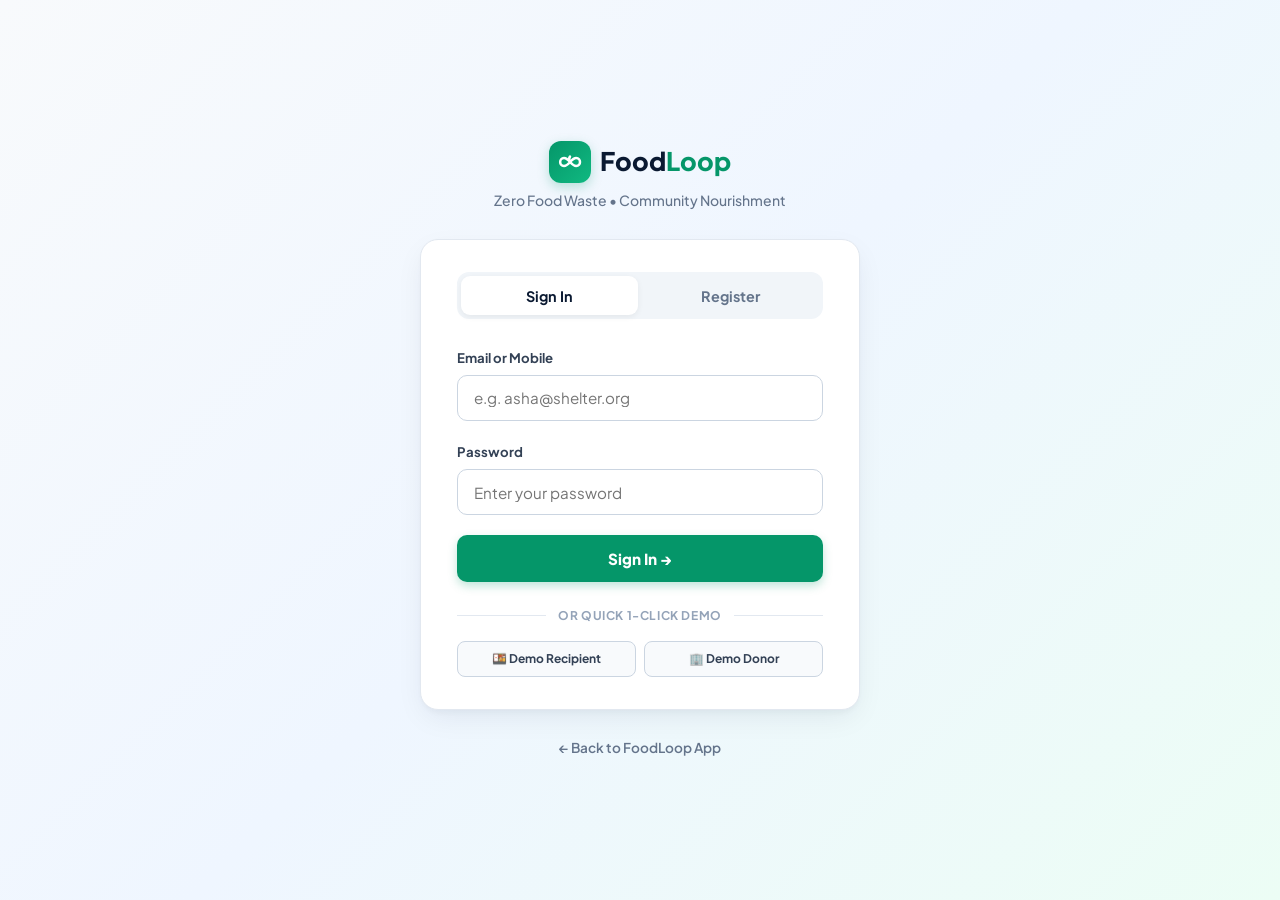
<file: auth.html>
<!DOCTYPE html>
<html lang="en">
<head>
  <meta charset="UTF-8">
  <meta name="viewport" content="width=device-width, initial-scale=1.0">
  <title>Sign In / Register — FoodLoop</title>
  <meta name="description" content="Sign in or register for FoodLoop to rescue surplus food or donate excess meals.">
  <link rel="preconnect" href="https://fonts.googleapis.com">
  <link rel="preconnect" href="https://fonts.gstatic.com" crossorigin>
  <link href="https://fonts.googleapis.com/css2?family=Plus+Jakarta+Sans:wght@400;500;600;700;800;900&display=swap" rel="stylesheet">
  <link rel="stylesheet" href="css/styles.css">
  <style>
    body {
      min-height: 100vh;
      background: linear-gradient(135deg, #F8FAFC 0%, #EFF6FF 50%, #ECFDF5 100%);
      display: flex;
      flex-direction: column;
      justify-content: center;
      align-items: center;
      padding: 1.5rem 1rem;
      font-family: 'Plus Jakarta Sans', system-ui, -apple-system, sans-serif;
    }

    .auth-page-container {
      width: 100%;
      max-width: 440px;
    }

    .auth-brand-header {
      text-align: center;
      margin-bottom: 1.75rem;
    }

    .auth-brand-logo {
      display: inline-flex;
      align-items: center;
      gap: 0.6rem;
      text-decoration: none;
      color: #0A1931;
      font-size: 1.6rem;
      font-weight: 800;
    }

    .auth-brand-icon {
      width: 42px;
      height: 42px;
      border-radius: 12px;
      background: linear-gradient(135deg, #059669 0%, #10B981 100%);
      color: white;
      display: flex;
      align-items: center;
      justify-content: center;
      box-shadow: 0 4px 12px rgba(5, 150, 105, 0.25);
    }

    .auth-card {
      background: #FFFFFF;
      border: 1px solid #E2E8F0;
      border-radius: 18px;
      padding: 2rem 2.25rem;
      box-shadow: 0 10px 30px -5px rgba(10, 25, 49, 0.08), 0 4px 6px -2px rgba(10, 25, 49, 0.04);
    }

    .auth-tab-nav {
      display: grid;
      grid-template-columns: 1fr 1fr;
      background: #F1F5F9;
      padding: 4px;
      border-radius: 12px;
      margin-bottom: 1.75rem;
      gap: 4px;
    }

    .auth-tab-btn {
      padding: 0.65rem 0.5rem;
      border: none;
      background: transparent;
      border-radius: 9px;
      font-weight: 700;
      font-size: 0.9rem;
      color: #64748B;
      cursor: pointer;
      transition: all 0.2s ease;
      font-family: inherit;
    }

    .auth-tab-btn.active {
      background: #FFFFFF;
      color: #0A1931;
      box-shadow: 0 2px 6px rgba(0, 0, 0, 0.06);
    }

    .form-minimal-group {
      margin-bottom: 1.25rem;
    }

    .form-minimal-label {
      display: block;
      font-size: 0.825rem;
      font-weight: 700;
      color: #334155;
      margin-bottom: 0.4rem;
    }

    .form-minimal-input {
      width: 100%;
      padding: 0.8rem 1rem;
      border: 1.5px solid #CBD5E1;
      border-radius: 10px;
      font-size: 0.95rem;
      font-family: inherit;
      color: #0F172A;
      background: #FFFFFF;
      transition: border-color 0.2s ease, box-shadow 0.2s ease;
      box-sizing: border-box;
    }

    .form-minimal-input:focus {
      outline: none;
      border-color: #059669;
      box-shadow: 0 0 0 3px rgba(5, 150, 105, 0.15);
    }

    /* Minimal Role Selection */
    .role-selection-grid {
      display: grid;
      grid-template-columns: 1fr 1fr;
      gap: 0.75rem;
      margin-bottom: 1.25rem;
    }

    .role-choice-card {
      border: 1.5px solid #E2E8F0;
      border-radius: 10px;
      padding: 0.85rem 0.65rem;
      text-align: center;
      cursor: pointer;
      transition: all 0.2s ease;
      background: #F8FAFC;
    }

    .role-choice-card:hover {
      border-color: #94A3B8;
    }

    .role-choice-card.selected {
      border-color: #059669;
      background: #ECFDF5;
    }

    .role-choice-card input[type="radio"] {
      display: none;
    }

    .role-choice-icon {
      font-size: 1.35rem;
      display: block;
      margin-bottom: 0.25rem;
    }

    .role-choice-title {
      font-size: 0.85rem;
      font-weight: 700;
      color: #0F172A;
      display: block;
    }

    .btn-auth-submit {
      width: 100%;
      padding: 0.85rem 1.25rem;
      background: #059669;
      color: white;
      border: none;
      border-radius: 10px;
      font-size: 0.95rem;
      font-weight: 800;
      cursor: pointer;
      transition: all 0.2s ease;
      font-family: inherit;
      box-shadow: 0 4px 10px rgba(5, 150, 105, 0.25);
    }

    .btn-auth-submit:hover {
      background: #047857;
      transform: translateY(-1px);
    }

    .auth-divider {
      display: flex;
      align-items: center;
      margin: 1.5rem 0 1rem;
      color: #94A3B8;
      font-size: 0.75rem;
      font-weight: 700;
      text-transform: uppercase;
      letter-spacing: 0.05em;
    }

    .auth-divider::before, .auth-divider::after {
      content: '';
      flex: 1;
      height: 1px;
      background: #E2E8F0;
    }

    .auth-divider span {
      padding: 0 0.75rem;
    }

    .demo-btn-row {
      display: grid;
      grid-template-columns: 1fr 1fr;
      gap: 0.5rem;
    }

    .btn-demo-quick {
      padding: 0.6rem 0.5rem;
      border: 1px solid #CBD5E1;
      background: #F8FAFC;
      border-radius: 8px;
      font-size: 0.75rem;
      font-weight: 700;
      color: #334155;
      cursor: pointer;
      transition: all 0.2s ease;
      font-family: inherit;
    }

    .btn-demo-quick:hover {
      background: #EEF2F6;
      border-color: #94A3B8;
    }

    .auth-footer-nav {
      text-align: center;
      margin-top: 1.5rem;
    }

    .auth-footer-nav a {
      color: #64748B;
      font-size: 0.85rem;
      font-weight: 600;
      text-decoration: none;
      transition: color 0.2s;
    }

    .auth-footer-nav a:hover {
      color: #059669;
    }

    .auth-alert {
      padding: 0.75rem 1rem;
      border-radius: 8px;
      font-size: 0.85rem;
      margin-bottom: 1.25rem;
      display: none;
    }

    .auth-alert-error {
      background: #FEF2F2;
      border: 1px solid #FCA5A5;
      color: #991B1B;
    }

    .auth-alert-success {
      background: #ECFDF5;
      border: 1px solid #6EE7B7;
      color: #065F46;
    }
  </style>
</head>
<body>

  <div class="auth-page-container">
    <!-- Brand Logo -->
    <div class="auth-brand-header">
      <a href="index.html" class="auth-brand-logo">
        <div class="auth-brand-icon">
          <svg width="24" height="24" viewBox="0 0 24 24" fill="none" stroke="currentColor" stroke-width="2.5" stroke-linecap="round" stroke-linejoin="round">
            <path d="M18.178 8c5.096 0 5.096 8 0 8-5.095 0-7.083-8-12.178-8-5.096 0-5.096 8 0 8 5.095 0 7.083-8 12.178-8z"/>
            <path d="M12 6.5c-1 1.5-1 3.5 0 5"/>
          </svg>
        </div>
        <span>Food<span style="color: #059669;">Loop</span></span>
      </a>
      <p style="color: #64748B; font-size: 0.875rem; margin-top: 0.4rem; font-weight: 500;">
        Zero Food Waste • Community Nourishment
      </p>
    </div>

    <!-- Auth Card -->
    <div class="auth-card">
      <div id="authAlert" class="auth-alert"></div>

      <!-- Tab Switcher -->
      <div class="auth-tab-nav">
        <button type="button" class="auth-tab-btn active" id="tabSignIn">Sign In</button>
        <button type="button" class="auth-tab-btn" id="tabRegister">Register</button>
      </div>

      <!-- Minimal Sign In Form -->
      <form id="signInFormMinimal">
        <div class="form-minimal-group">
          <label class="form-minimal-label" for="loginEmail">Email or Mobile</label>
          <input type="text" id="loginEmail" class="form-minimal-input" placeholder="e.g. asha@shelter.org" required>
        </div>

        <div class="form-minimal-group">
          <label class="form-minimal-label" for="loginPassword">Password</label>
          <input type="password" id="loginPassword" class="form-minimal-input" placeholder="Enter your password" required>
        </div>

        <button type="submit" class="btn-auth-submit">
          Sign In &rarr;
        </button>

        <div class="auth-divider">
          <span>Or Quick 1-Click Demo</span>
        </div>

        <div class="demo-btn-row">
          <button type="button" class="btn-demo-quick" id="btnDemoRecipient">
            🍱 Demo Recipient
          </button>
          <button type="button" class="btn-demo-quick" id="btnDemoDonor">
            🏢 Demo Donor
          </button>
        </div>
      </form>

      <!-- Minimal Register Form -->
      <form id="registerFormMinimal" style="display: none;">
        <div class="form-minimal-group">
          <label class="form-minimal-label">I want to:</label>
          <div class="role-selection-grid">
            <label class="role-choice-card selected" id="roleCardRecipient">
              <input type="radio" name="regRole" value="recipient" checked>
              <span class="role-choice-icon">🍱</span>
              <span class="role-choice-title">Receive Food</span>
            </label>
            <label class="role-choice-card" id="roleCardDonor">
              <input type="radio" name="regRole" value="donor">
              <span class="role-choice-icon">🏢</span>
              <span class="role-choice-title">Donate Food</span>
            </label>
          </div>
        </div>

        <div class="form-minimal-group">
          <label class="form-minimal-label" for="regName">Full Name</label>
          <input type="text" id="regName" class="form-minimal-input" placeholder="e.g. Adarsh Sharma" required>
        </div>

        <div class="form-minimal-group">
          <label class="form-minimal-label" for="regEmail">Email Address</label>
          <input type="email" id="regEmail" class="form-minimal-input" placeholder="e.g. adarsh@example.com" required>
        </div>

        <div class="form-minimal-group">
          <label class="form-minimal-label" for="regPassword">Password</label>
          <input type="password" id="regPassword" class="form-minimal-input" placeholder="Choose a password" required>
        </div>

        <button type="submit" class="btn-auth-submit">
          Create Account &rarr;
        </button>
      </form>
    </div>

    <!-- Return to App Link -->
    <div class="auth-footer-nav">
      <a href="index.html">&larr; Back to FoodLoop App</a>
    </div>
  </div>

  <!-- Shared Data Script -->
  <script src="js/data.js"></script>
  <script>
    (function() {
      const tabSignIn = document.getElementById('tabSignIn');
      const tabRegister = document.getElementById('tabRegister');
      const signInForm = document.getElementById('signInFormMinimal');
      const registerForm = document.getElementById('registerFormMinimal');
      const authAlert = document.getElementById('authAlert');

      const roleCardRecipient = document.getElementById('roleCardRecipient');
      const roleCardDonor = document.getElementById('roleCardDonor');

      function showAlert(msg, isSuccess = false) {
        authAlert.textContent = msg;
        authAlert.className = isSuccess ? 'auth-alert auth-alert-success' : 'auth-alert auth-alert-error';
        authAlert.style.display = 'block';
      }

      function hideAlert() {
        authAlert.style.display = 'none';
      }

      // Tab Toggling
      tabSignIn.addEventListener('click', () => {
        tabSignIn.classList.add('active');
        tabRegister.classList.remove('active');
        signInForm.style.display = 'block';
        registerForm.style.display = 'none';
        hideAlert();
      });

      tabRegister.addEventListener('click', () => {
        tabRegister.classList.add('active');
        tabSignIn.classList.remove('active');
        registerForm.style.display = 'block';
        signInForm.style.display = 'none';
        hideAlert();
      });

      // Role selection styling
      roleCardRecipient.addEventListener('click', () => {
        roleCardRecipient.classList.add('selected');
        roleCardDonor.classList.remove('selected');
      });
      roleCardDonor.addEventListener('click', () => {
        roleCardDonor.classList.add('selected');
        roleCardRecipient.classList.remove('selected');
      });

      // Quick Demo Logins
      document.getElementById('btnDemoRecipient').addEventListener('click', () => {
        try {
          const user = window.FoodLoopData.loginUser('asha@shelter.org', 'password123');
          showAlert(`Signed in as ${user.name}! Redirecting...`, true);
          setTimeout(() => { window.location.href = 'index.html#browse'; }, 700);
        } catch (err) {
          showAlert(err.message);
        }
      });

      document.getElementById('btnDemoDonor').addEventListener('click', () => {
        try {
          const user = window.FoodLoopData.loginUser('donor@dailybake.com', 'password123');
          showAlert(`Signed in as ${user.name}! Redirecting...`, true);
          setTimeout(() => { window.location.href = 'index.html#dashboard'; }, 700);
        } catch (err) {
          showAlert(err.message);
        }
      });

      // Sign In Submit
      signInForm.addEventListener('submit', (e) => {
        e.preventDefault();
        hideAlert();
        const emailOrPhone = document.getElementById('loginEmail').value.trim();
        const password = document.getElementById('loginPassword').value;

        try {
          const user = window.FoodLoopData.loginUser(emailOrPhone, password);
          showAlert(`Welcome back, ${user.name}! Redirecting...`, true);
          setTimeout(() => {
            window.location.href = user.role === 'donor' ? 'index.html#my-donations' : 'index.html#browse';
          }, 800);
        } catch (err) {
          showAlert(err.message);
        }
      });

      // Register Submit
      registerForm.addEventListener('submit', (e) => {
        e.preventDefault();
        hideAlert();
        const role = document.querySelector('input[name="regRole"]:checked').value;
        const name = document.getElementById('regName').value.trim();
        const email = document.getElementById('regEmail').value.trim();
        const password = document.getElementById('regPassword').value;

        try {
          const user = window.FoodLoopData.registerUser({
            name,
            email,
            password,
            role,
            phone: '+91 98000 12345',
            city: 'Delhi NCR'
          });
          showAlert(`Account created! FoodLoop ID: ${user.id}. Redirecting...`, true);
          setTimeout(() => {
            window.location.href = role === 'donor' ? 'index.html#add' : 'index.html#browse';
          }, 900);
        } catch (err) {
          showAlert(err.message);
        }
      });

      // Check URL query parameters (e.g. ?mode=register)
      const urlParams = new URLSearchParams(window.location.search);
      if (urlParams.get('mode') === 'register') {
        tabRegister.click();
      }
    })();
  </script>
</body>
</html>
</file>
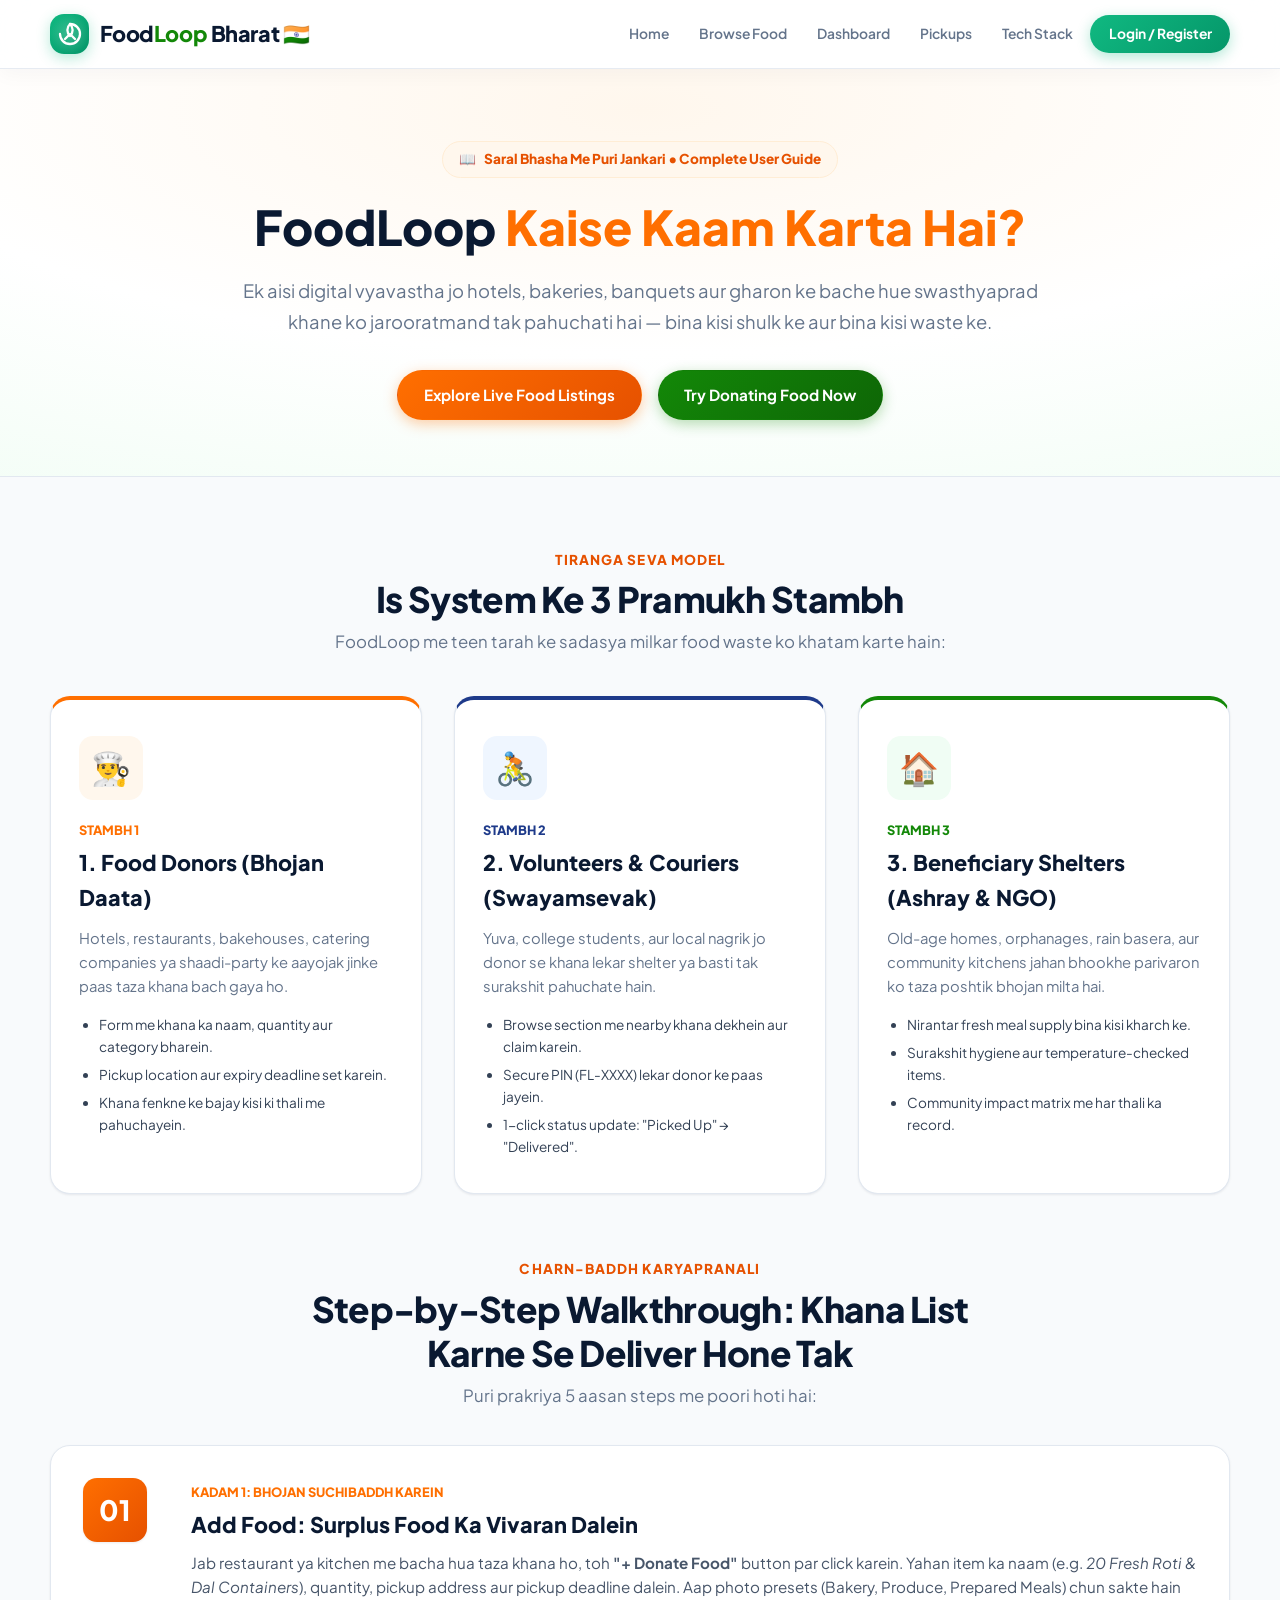
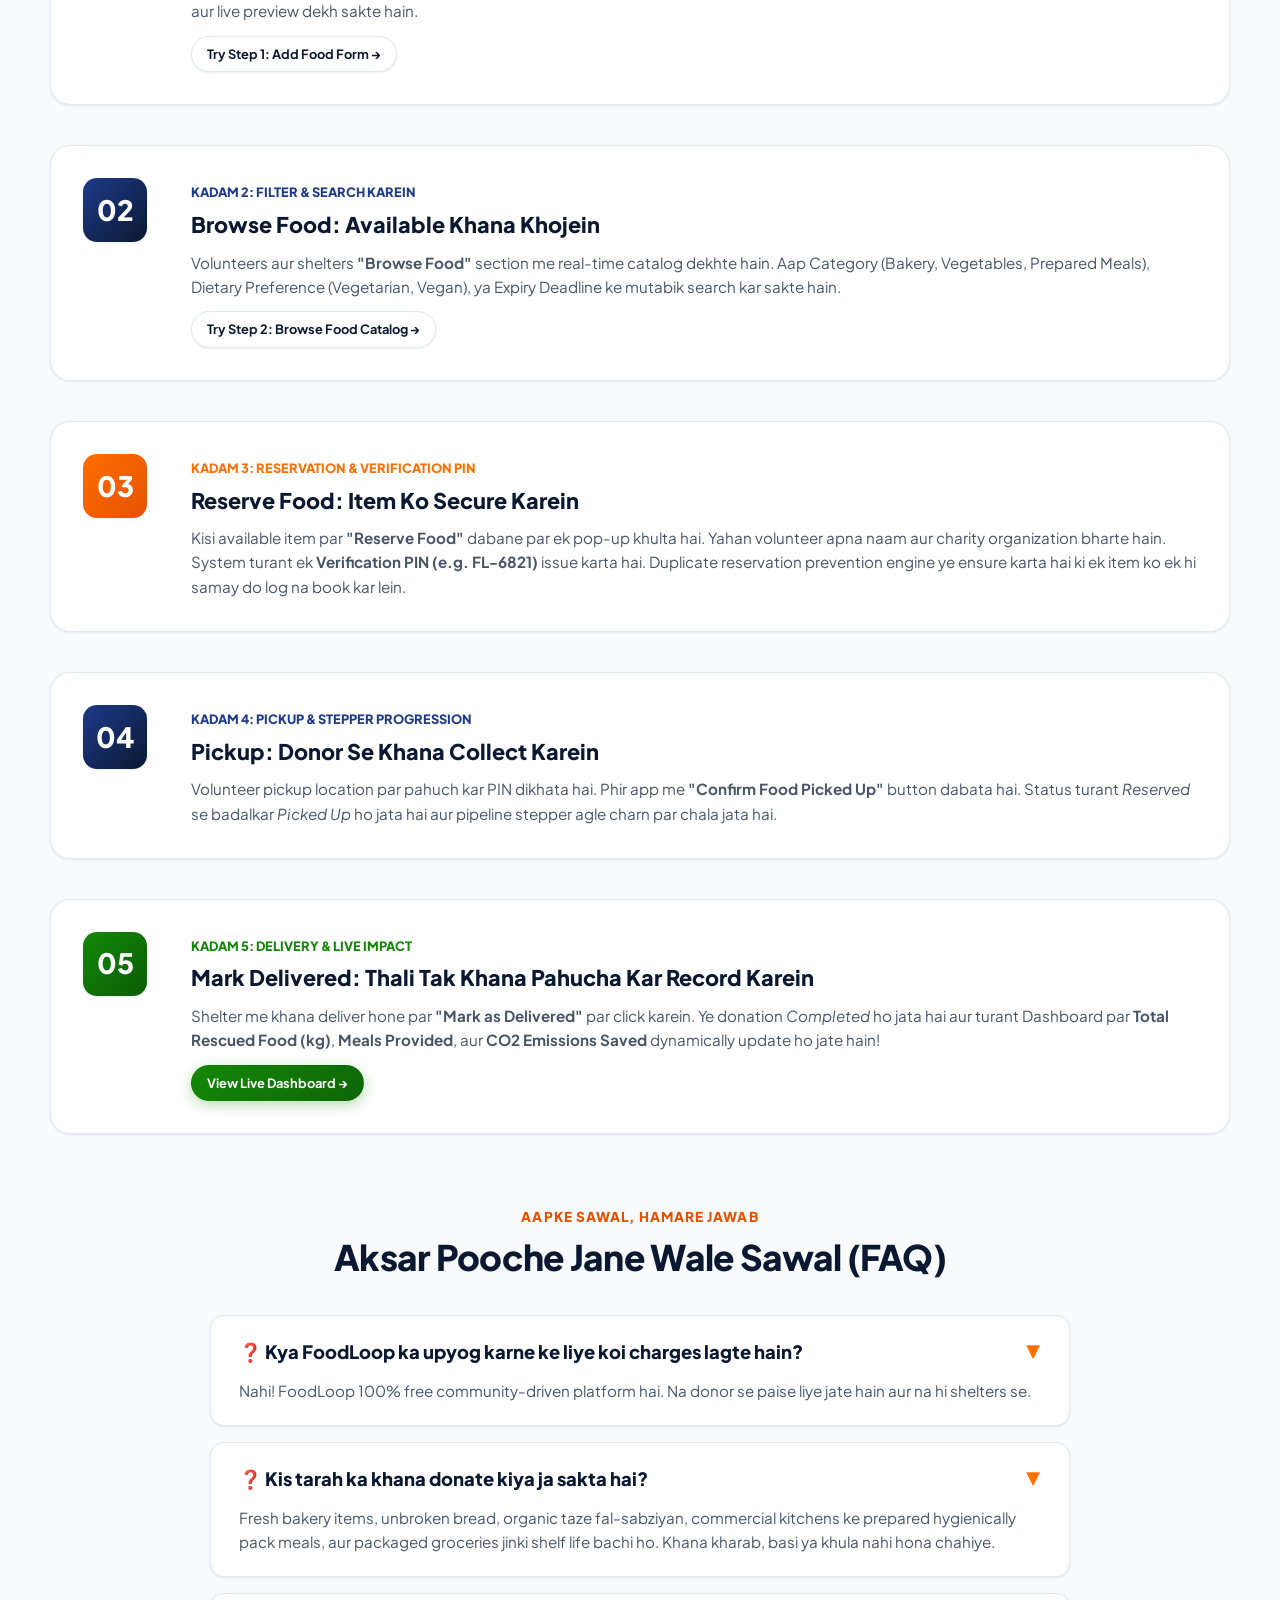
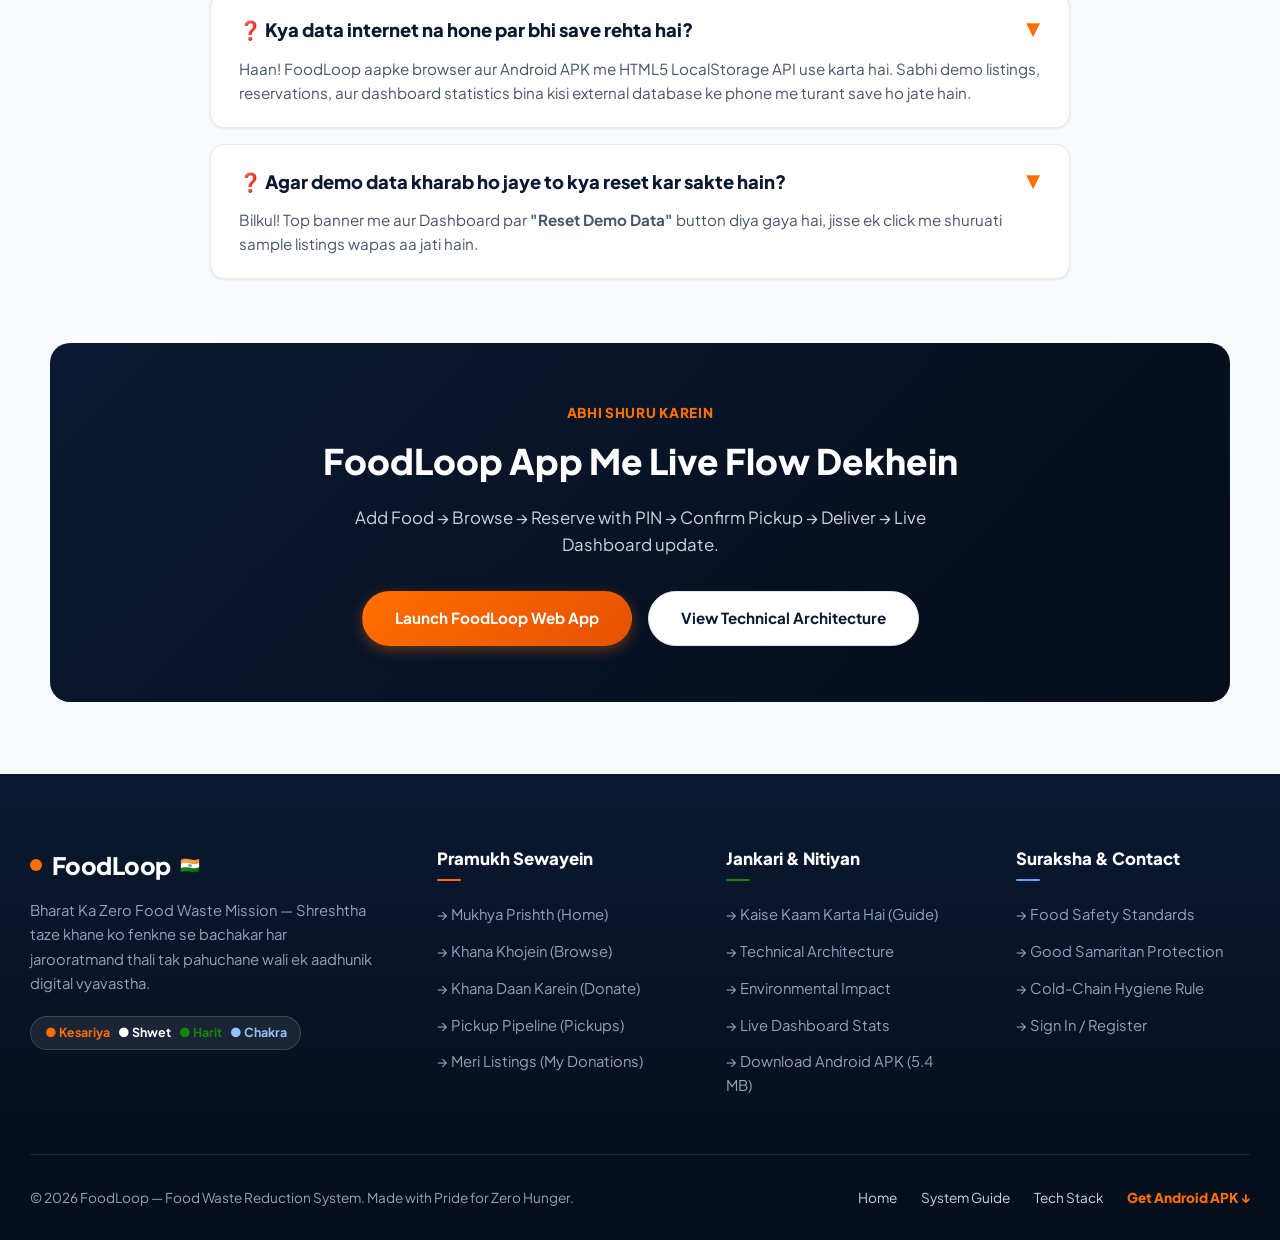
<file: explain.html>
<!DOCTYPE html>
<html lang="en">
<head>
  <meta charset="UTF-8">
  <meta name="viewport" content="width=device-width, initial-scale=1.0">
  <title>How FoodLoop Works — Complete System Explanation & Guide (Kaise Kaam Karta Hai)</title>
  <meta name="description" content="Detailed guide and explanation of FoodLoop — Food Waste Reduction System. Step-by-step workflow for food donors, volunteers, and shelters with Tiranga community impact.">
  
  <!-- Modern Google Fonts: Plus Jakarta Sans -->
  <link rel="preconnect" href="https://fonts.googleapis.com">
  <link rel="preconnect" href="https://fonts.gstatic.com" crossorigin>
  <link href="https://fonts.googleapis.com/css2?family=Plus+Jakarta+Sans:wght@400;500;600;700;800&display=swap" rel="stylesheet">
  
  <!-- Stylesheets -->
  <link rel="stylesheet" href="css/styles.css">
  
  <style>
    .explain-hero {
      background: radial-gradient(120% 120% at 50% 10%, #FFF7ED 0%, #FFFFFF 50%, #F0FDF4 100%);
      padding: 4.5rem 0 3.5rem;
      border-bottom: 1px solid var(--color-border);
      text-align: center;
    }
    .explain-tag {
      display: inline-flex;
      align-items: center;
      gap: 0.5rem;
      background: var(--color-saffron-light);
      border: 1px solid var(--color-saffron-subtle);
      color: var(--color-saffron-hover);
      padding: 0.4rem 1rem;
      border-radius: var(--radius-full);
      font-size: 0.85rem;
      font-weight: 800;
      margin-bottom: 1.25rem;
    }
    .role-grid {
      display: grid;
      grid-template-columns: repeat(3, 1fr);
      gap: 2rem;
      margin: 2.5rem 0;
    }
    .role-card {
      background: white;
      border: 1px solid var(--color-border);
      border-radius: var(--radius-lg);
      padding: 2.25rem 1.75rem;
      box-shadow: var(--shadow-sm);
      transition: all var(--transition-normal);
      display: flex;
      flex-direction: column;
    }
    .role-card:hover {
      transform: translateY(-4px);
      box-shadow: var(--shadow-hover);
    }
    .role-card.saffron-card { border-top: 4px solid var(--color-saffron); }
    .role-card.green-card { border-top: 4px solid var(--color-green); }
    .role-card.navy-card { border-top: 4px solid var(--color-chakra); }

    .role-avatar {
      width: 4rem;
      height: 4rem;
      border-radius: var(--radius-md);
      display: flex;
      align-items: center;
      justify-content: center;
      font-size: 2rem;
      margin-bottom: 1.25rem;
    }
    .role-avatar.saffron-bg { background: var(--color-saffron-light); }
    .role-avatar.green-bg { background: var(--color-green-light); }
    .role-avatar.navy-bg { background: var(--color-navy-light); }

    .flow-step-row {
      display: grid;
      grid-template-columns: 80px 1fr;
      gap: 1.75rem;
      align-items: start;
      margin-bottom: 2.5rem;
      background: white;
      border: 1px solid var(--color-border);
      border-radius: var(--radius-lg);
      padding: 2rem;
      box-shadow: var(--shadow-sm);
      transition: all var(--transition-normal);
    }
    .flow-step-row:hover {
      box-shadow: var(--shadow-md);
      border-color: rgba(255, 111, 0, 0.3);
    }
    .flow-number-badge {
      width: 64px;
      height: 64px;
      border-radius: var(--radius-md);
      display: flex;
      align-items: center;
      justify-content: center;
      font-size: 1.75rem;
      font-weight: 800;
      color: white;
      box-shadow: var(--shadow-sm);
    }
    .num-saffron { background: linear-gradient(135deg, #FF6F00 0%, #E65100 100%); }
    .num-navy { background: linear-gradient(135deg, #1E3A8A 0%, #0A1931 100%); }
    .num-green { background: linear-gradient(135deg, #138808 0%, #0A5C05 100%); }

    .faq-accordion-item {
      background: white;
      border: 1px solid var(--color-border);
      border-radius: var(--radius-md);
      padding: 1.35rem 1.75rem;
      margin-bottom: 1rem;
      box-shadow: var(--shadow-sm);
    }
    .faq-question {
      font-size: 1.15rem;
      font-weight: 800;
      color: var(--color-navy);
      display: flex;
      align-items: center;
      justify-content: space-between;
      cursor: pointer;
    }
    .faq-answer {
      margin-top: 0.75rem;
      font-size: 0.95rem;
      color: #475569;
      line-height: 1.6;
    }
    @media (max-width: 900px) {
      .role-grid { grid-template-columns: 1fr; }
      .flow-step-row { grid-template-columns: 1fr; gap: 1rem; }
    }
  </style>
</head>
<body>

  <!-- Sticky Navbar -->
  <header class="site-header">
    <!-- Top Tiranga Ribbon Accent -->
    <div class="tiranga-ribbon-bar"></div>
    <div class="container">
      <nav class="navbar" aria-label="Main Navigation">
        <a href="index.html#home" class="brand-logo">
          <div class="brand-icon-wrapper" aria-hidden="true">
            <svg width="24" height="24" viewBox="0 0 24 24" fill="none" stroke="currentColor" stroke-width="2.3" stroke-linecap="round" stroke-linejoin="round">
              <path d="M12 2a10 10 0 0 1 10 10c0 5.523-4.477 10-10 10S2 17.523 2 12"/>
              <path d="M12 2c3.5 3.5 3.5 8.5 0 12-3.5-3.5-3.5-8.5 0-12z"/>
              <path d="M7 17l5-5 5 5"/>
            </svg>
          </div>
          <span class="brand-text">Food<span class="highlight">Loop</span> <span class="brand-tiranga-badge">Bharat 🇮🇳</span></span>
        </a>

        <ul class="nav-links">
          <li><a href="index.html#home" class="nav-link">Home</a></li>
          <li><a href="index.html#browse" class="nav-link">Browse Food</a></li>
          <li><a href="index.html#dashboard" class="nav-link">Dashboard</a></li>
          <li><a href="index.html#reservations" class="nav-link">Pickups</a></li>
          <li><a href="technology.html" class="nav-link">Tech Stack</a></li>
          <li><a href="index.html#home" class="nav-link nav-auth-btn">Login / Register</a></li>
        </ul>
      </nav>
    </div>
  </header>

  <!-- Explain Hero -->
  <section class="explain-hero">
    <div class="container" style="max-width: 860px;">
      <div class="explain-tag">
        <span>📖</span> Saral Bhasha Me Puri Jankari • Complete User Guide
      </div>
      <h1 style="font-size: 3rem; font-weight: 800; color: #0A1931; line-height: 1.2; margin-bottom: 1.25rem;">
        FoodLoop <span style="color: #FF6F00;">Kaise Kaam Karta Hai?</span>
      </h1>
      <p style="font-size: 1.15rem; color: #64748B; line-height: 1.7; margin-bottom: 2rem;">
        Ek aisi digital vyavastha jo hotels, bakeries, banquets aur gharon ke bache hue swasthyaprad khane ko jarooratmand tak pahuchati hai — bina kisi shulk ke aur bina kisi waste ke.
      </p>
      <div style="display: flex; justify-content: center; gap: 1rem; flex-wrap: wrap;">
        <a href="index.html#browse" class="btn btn-primary">
          Explore Live Food Listings
        </a>
        <a href="index.html#add" class="btn btn-green">
          Try Donating Food Now
        </a>
      </div>
    </div>
  </section>

  <!-- Main Content -->
  <main class="container" style="padding: 4.5rem 1.25rem;">

    <!-- 1. The 3 Pillars / Roles -->
    <section style="margin-bottom: 4rem;">
      <div class="section-header centered">
        <span class="section-subtitle">Tiranga Seva Model</span>
        <h2 class="section-title">Is System Ke 3 Pramukh Stambh</h2>
        <p class="section-desc">FoodLoop me teen tarah ke sadasya milkar food waste ko khatam karte hain:</p>
      </div>

      <div class="role-grid">
        <!-- Role 1 -->
        <article class="role-card saffron-card">
          <div class="role-avatar saffron-bg">👨‍🍳</div>
          <span style="font-size: 0.8rem; font-weight: 800; color: #FF6F00; text-transform: uppercase;">Stambh 1</span>
          <h3 style="font-size: 1.35rem; font-weight: 800; color: #0A1931; margin: 0.35rem 0 0.75rem;">1. Food Donors (Bhojan Daata)</h3>
          <p style="font-size: 0.925rem; color: #64748B; line-height: 1.6; margin-bottom: 1rem;">
            Hotels, restaurants, bakehouses, catering companies ya shaadi-party ke aayojak jinke paas taza khana bach gaya ho.
          </p>
          <ul style="font-size: 0.85rem; color: #334155; margin-left: 1.25rem; display: flex; flex-direction: column; gap: 0.4rem;">
            <li>Form me khana ka naam, quantity aur category bharein.</li>
            <li>Pickup location aur expiry deadline set karein.</li>
            <li>Khana fenkne ke bajay kisi ki thali me pahuchayein.</li>
          </ul>
        </article>

        <!-- Role 2 -->
        <article class="role-card navy-card">
          <div class="role-avatar navy-bg">🚴</div>
          <span style="font-size: 0.8rem; font-weight: 800; color: #1E3A8A; text-transform: uppercase;">Stambh 2</span>
          <h3 style="font-size: 1.35rem; font-weight: 800; color: #0A1931; margin: 0.35rem 0 0.75rem;">2. Volunteers & Couriers (Swayamsevak)</h3>
          <p style="font-size: 0.925rem; color: #64748B; line-height: 1.6; margin-bottom: 1rem;">
            Yuva, college students, aur local nagrik jo donor se khana lekar shelter ya basti tak surakshit pahuchate hain.
          </p>
          <ul style="font-size: 0.85rem; color: #334155; margin-left: 1.25rem; display: flex; flex-direction: column; gap: 0.4rem;">
            <li>Browse section me nearby khana dekhein aur claim karein.</li>
            <li>Secure PIN (FL-XXXX) lekar donor ke paas jayein.</li>
            <li>1-click status update: "Picked Up" &rarr; "Delivered".</li>
          </ul>
        </article>

        <!-- Role 3 -->
        <article class="role-card green-card">
          <div class="role-avatar green-bg">🏠</div>
          <span style="font-size: 0.8rem; font-weight: 800; color: #138808; text-transform: uppercase;">Stambh 3</span>
          <h3 style="font-size: 1.35rem; font-weight: 800; color: #0A1931; margin: 0.35rem 0 0.75rem;">3. Beneficiary Shelters (Ashray & NGO)</h3>
          <p style="font-size: 0.925rem; color: #64748B; line-height: 1.6; margin-bottom: 1rem;">
            Old-age homes, orphanages, rain basera, aur community kitchens jahan bhookhe parivaron ko taza poshtik bhojan milta hai.
          </p>
          <ul style="font-size: 0.85rem; color: #334155; margin-left: 1.25rem; display: flex; flex-direction: column; gap: 0.4rem;">
            <li>Nirantar fresh meal supply bina kisi kharch ke.</li>
            <li>Surakshit hygiene aur temperature-checked items.</li>
            <li>Community impact matrix me har thali ka record.</li>
          </ul>
        </article>
      </div>
    </section>

    <!-- 2. Step-by-Step Flow Explanation -->
    <section style="margin-bottom: 4.5rem;">
      <div class="section-header centered">
        <span class="section-subtitle">Charn-Baddh Karyapranali</span>
        <h2 class="section-title">Step-by-Step Walkthrough: Khana List Karne Se Deliver Hone Tak</h2>
        <p class="section-desc">Puri prakriya 5 aasan steps me poori hoti hai:</p>
      </div>

      <!-- Step 1 -->
      <div class="flow-step-row">
        <div class="flow-number-badge num-saffron">01</div>
        <div>
          <span style="font-size: 0.8rem; font-weight: 800; color: #FF6F00; text-transform: uppercase;">Kadam 1: Bhojan Suchibaddh Karein</span>
          <h3 style="font-size: 1.35rem; font-weight: 800; color: #0A1931; margin: 0.25rem 0 0.5rem;">Add Food: Surplus Food Ka Vivaran Dalein</h3>
          <p style="font-size: 0.95rem; color: #475569; line-height: 1.6;">
            Jab restaurant ya kitchen me bacha hua taza khana ho, toh <strong>"+ Donate Food"</strong> button par click karein.
            Yahan item ka naam (e.g. <em>20 Fresh Roti & Dal Containers</em>), quantity, pickup address aur pickup deadline dalein.
            Aap photo presets (Bakery, Produce, Prepared Meals) chun sakte hain aur live preview dekh sakte hain.
          </p>
          <div style="margin-top: 0.75rem;">
            <a href="index.html#add" class="btn btn-secondary btn-sm" style="font-size: 0.8rem;">
              Try Step 1: Add Food Form &rarr;
            </a>
          </div>
        </div>
      </div>

      <!-- Step 2 -->
      <div class="flow-step-row">
        <div class="flow-number-badge num-navy">02</div>
        <div>
          <span style="font-size: 0.8rem; font-weight: 800; color: #1E3A8A; text-transform: uppercase;">Kadam 2: Filter & Search Karein</span>
          <h3 style="font-size: 1.35rem; font-weight: 800; color: #0A1931; margin: 0.25rem 0 0.5rem;">Browse Food: Available Khana Khojein</h3>
          <p style="font-size: 0.95rem; color: #475569; line-height: 1.6;">
            Volunteers aur shelters <strong>"Browse Food"</strong> section me real-time catalog dekhte hain.
            Aap Category (Bakery, Vegetables, Prepared Meals), Dietary Preference (Vegetarian, Vegan), ya Expiry Deadline ke mutabik search kar sakte hain.
          </p>
          <div style="margin-top: 0.75rem;">
            <a href="index.html#browse" class="btn btn-secondary btn-sm" style="font-size: 0.8rem;">
              Try Step 2: Browse Food Catalog &rarr;
            </a>
          </div>
        </div>
      </div>

      <!-- Step 3 -->
      <div class="flow-step-row">
        <div class="flow-number-badge num-saffron">03</div>
        <div>
          <span style="font-size: 0.8rem; font-weight: 800; color: #FF6F00; text-transform: uppercase;">Kadam 3: Reservation & Verification PIN</span>
          <h3 style="font-size: 1.35rem; font-weight: 800; color: #0A1931; margin: 0.25rem 0 0.5rem;">Reserve Food: Item Ko Secure Karein</h3>
          <p style="font-size: 0.95rem; color: #475569; line-height: 1.6;">
            Kisi available item par <strong>"Reserve Food"</strong> dabane par ek pop-up khulta hai.
            Yahan volunteer apna naam aur charity organization bharte hain. System turant ek <strong>Verification PIN (e.g. FL-6821)</strong> issue karta hai.
            Duplicate reservation prevention engine ye ensure karta hai ki ek item ko ek hi samay do log na book kar lein.
          </p>
        </div>
      </div>

      <!-- Step 4 -->
      <div class="flow-step-row">
        <div class="flow-number-badge num-navy">04</div>
        <div>
          <span style="font-size: 0.8rem; font-weight: 800; color: #1E3A8A; text-transform: uppercase;">Kadam 4: Pickup & Stepper Progression</span>
          <h3 style="font-size: 1.35rem; font-weight: 800; color: #0A1931; margin: 0.25rem 0 0.5rem;">Pickup: Donor Se Khana Collect Karein</h3>
          <p style="font-size: 0.95rem; color: #475569; line-height: 1.6;">
            Volunteer pickup location par pahuch kar PIN dikhata hai.
            Phir app me <strong>"Confirm Food Picked Up"</strong> button dabata hai.
            Status turant <em>Reserved</em> se badalkar <em>Picked Up</em> ho jata hai aur pipeline stepper agle charn par chala jata hai.
          </p>
        </div>
      </div>

      <!-- Step 5 -->
      <div class="flow-step-row">
        <div class="flow-number-badge num-green">05</div>
        <div>
          <span style="font-size: 0.8rem; font-weight: 800; color: #138808; text-transform: uppercase;">Kadam 5: Delivery & Live Impact</span>
          <h3 style="font-size: 1.35rem; font-weight: 800; color: #0A1931; margin: 0.25rem 0 0.5rem;">Mark Delivered: Thali Tak Khana Pahucha Kar Record Karein</h3>
          <p style="font-size: 0.95rem; color: #475569; line-height: 1.6;">
            Shelter me khana deliver hone par <strong>"Mark as Delivered"</strong> par click karein.
            Ye donation <em>Completed</em> ho jata hai aur turant Dashboard par <strong>Total Rescued Food (kg)</strong>, <strong>Meals Provided</strong>, aur <strong>CO2 Emissions Saved</strong> dynamically update ho jate hain!
          </p>
          <div style="margin-top: 0.75rem;">
            <a href="index.html#dashboard" class="btn btn-green btn-sm" style="font-size: 0.8rem;">
              View Live Dashboard &rarr;
            </a>
          </div>
        </div>
      </div>
    </section>

    <!-- 3. Frequently Asked Questions (FAQ) -->
    <section style="margin-bottom: 4rem;">
      <div class="section-header centered">
        <span class="section-subtitle">Aapke Sawal, Hamare Jawab</span>
        <h2 class="section-title">Aksar Pooche Jane Wale Sawal (FAQ)</h2>
      </div>

      <div style="max-width: 860px; margin: 0 auto;">
        <div class="faq-accordion-item">
          <div class="faq-question">
            <span>❓ Kya FoodLoop ka upyog karne ke liye koi charges lagte hain?</span>
            <span style="color: #FF6F00;">▼</span>
          </div>
          <div class="faq-answer">
            Nahi! FoodLoop 100% free community-driven platform hai. Na donor se paise liye jate hain aur na hi shelters se.
          </div>
        </div>

        <div class="faq-accordion-item">
          <div class="faq-question">
            <span>❓ Kis tarah ka khana donate kiya ja sakta hai?</span>
            <span style="color: #FF6F00;">▼</span>
          </div>
          <div class="faq-answer">
            Fresh bakery items, unbroken bread, organic taze fal-sabziyan, commercial kitchens ke prepared hygienically pack meals, aur packaged groceries jinki shelf life bachi ho. Khana kharab, basi ya khula nahi hona chahiye.
          </div>
        </div>

        <div class="faq-accordion-item">
          <div class="faq-question">
            <span>❓ Kya data internet na hone par bhi save rehta hai?</span>
            <span style="color: #FF6F00;">▼</span>
          </div>
          <div class="faq-answer">
            Haan! FoodLoop aapke browser aur Android APK me HTML5 LocalStorage API use karta hai. Sabhi demo listings, reservations, aur dashboard statistics bina kisi external database ke phone me turant save ho jate hain.
          </div>
        </div>

        <div class="faq-accordion-item">
          <div class="faq-question">
            <span>❓ Agar demo data kharab ho jaye to kya reset kar sakte hain?</span>
            <span style="color: #FF6F00;">▼</span>
          </div>
          <div class="faq-answer">
            Bilkul! Top banner me aur Dashboard par <strong>"Reset Demo Data"</strong> button diya gaya hai, jisse ek click me shuruati sample listings wapas aa jati hain.
          </div>
        </div>
      </div>
    </section>

    <!-- Bottom Action CTA -->
    <section style="text-align: center; background: linear-gradient(135deg, #0A1931 0%, #050D1A 100%); border-radius: var(--radius-lg); padding: 3.5rem 2rem; color: white;">
      <span style="color: #FF6F00; font-weight: 800; text-transform: uppercase; font-size: 0.85rem; letter-spacing: 0.05em;">Abhi Shuru Karein</span>
      <h2 style="font-size: 2.2rem; font-weight: 800; margin: 0.5rem 0 1rem;">FoodLoop App Me Live Flow Dekhein</h2>
      <p style="color: #CBD5E1; max-width: 600px; margin: 0 auto 2rem; font-size: 1.05rem;">
        Add Food &rarr; Browse &rarr; Reserve with PIN &rarr; Confirm Pickup &rarr; Deliver &rarr; Live Dashboard update.
      </p>
      <div style="display: flex; justify-content: center; gap: 1rem; flex-wrap: wrap;">
        <a href="index.html#home" class="btn btn-primary" style="padding: 0.9rem 2rem;">
          Launch FoodLoop Web App
        </a>
        <a href="technology.html" class="btn btn-secondary" style="padding: 0.9rem 2rem;">
          View Technical Architecture
        </a>
      </div>
    </section>

  </main>

  <!-- =========================================================================
       REDESIGNED TIRANGA FOOTER
       ========================================================================= -->
  <footer class="site-footer">
    <div class="footer-top-accent"></div>
    <div class="container footer-inner">
      <div class="footer-grid">
        <div class="footer-brand">
          <h4>
            <span style="display: inline-block; width: 12px; height: 12px; border-radius: 50%; background: #FF6F00;"></span>
            FoodLoop <span style="font-size: 1rem;">🇮🇳</span>
          </h4>
          <p>
            Bharat Ka Zero Food Waste Mission — Shreshtha taze khane ko fenkne se bachakar har jarooratmand thali tak pahuchane wali ek aadhunik digital vyavastha.
          </p>
          <div class="footer-tiranga-badge">
            <span style="color: #FF6F00;">● Kesariya</span>
            <span style="color: #FFFFFF;">● Shwet</span>
            <span style="color: #138808;">● Harit</span>
            <span style="color: #93C5FD;">● Chakra</span>
          </div>
        </div>

        <div class="footer-col">
          <h5>Pramukh Sewayein</h5>
          <ul>
            <li><a href="index.html#home">&rarr; Mukhya Prishth (Home)</a></li>
            <li><a href="index.html#browse">&rarr; Khana Khojein (Browse)</a></li>
            <li><a href="index.html#add">&rarr; Khana Daan Karein (Donate)</a></li>
            <li><a href="index.html#reservations">&rarr; Pickup Pipeline (Pickups)</a></li>
            <li><a href="index.html#my-donations">&rarr; Meri Listings (My Donations)</a></li>
          </ul>
        </div>

        <div class="footer-col green-col">
          <h5>Jankari & Nitiyan</h5>
          <ul>
            <li><a href="explain.html">&rarr; Kaise Kaam Karta Hai (Guide)</a></li>
            <li><a href="technology.html">&rarr; Technical Architecture</a></li>
            <li><a href="index.html#impact">&rarr; Environmental Impact</a></li>
            <li><a href="index.html#dashboard">&rarr; Live Dashboard Stats</a></li>
            <li><a href="FoodLoop.apk">&rarr; Download Android APK (5.4 MB)</a></li>
          </ul>
        </div>

        <div class="footer-col chakra-col">
          <h5>Suraksha & Contact</h5>
          <ul>
            <li><a href="explain.html">&rarr; Food Safety Standards</a></li>
            <li><a href="explain.html">&rarr; Good Samaritan Protection</a></li>
            <li><a href="explain.html">&rarr; Cold-Chain Hygiene Rule</a></li>
            <li><a href="auth.html">&rarr; Sign In / Register</a></li>
          </ul>
        </div>
      </div>

      <div class="footer-bottom">
        <div>
          &copy; 2026 FoodLoop — Food Waste Reduction System. Made with Pride for Zero Hunger.
        </div>
        <div class="footer-bottom-links">
          <a href="index.html#home">Home</a>
          <a href="explain.html">System Guide</a>
          <a href="technology.html">Tech Stack</a>
          <a href="FoodLoop.apk" style="color: #FF6F00; font-weight: 800;">Get Android APK &darr;</a>
        </div>
      </div>
    </div>
  </footer>

</body>
</html>
</file>
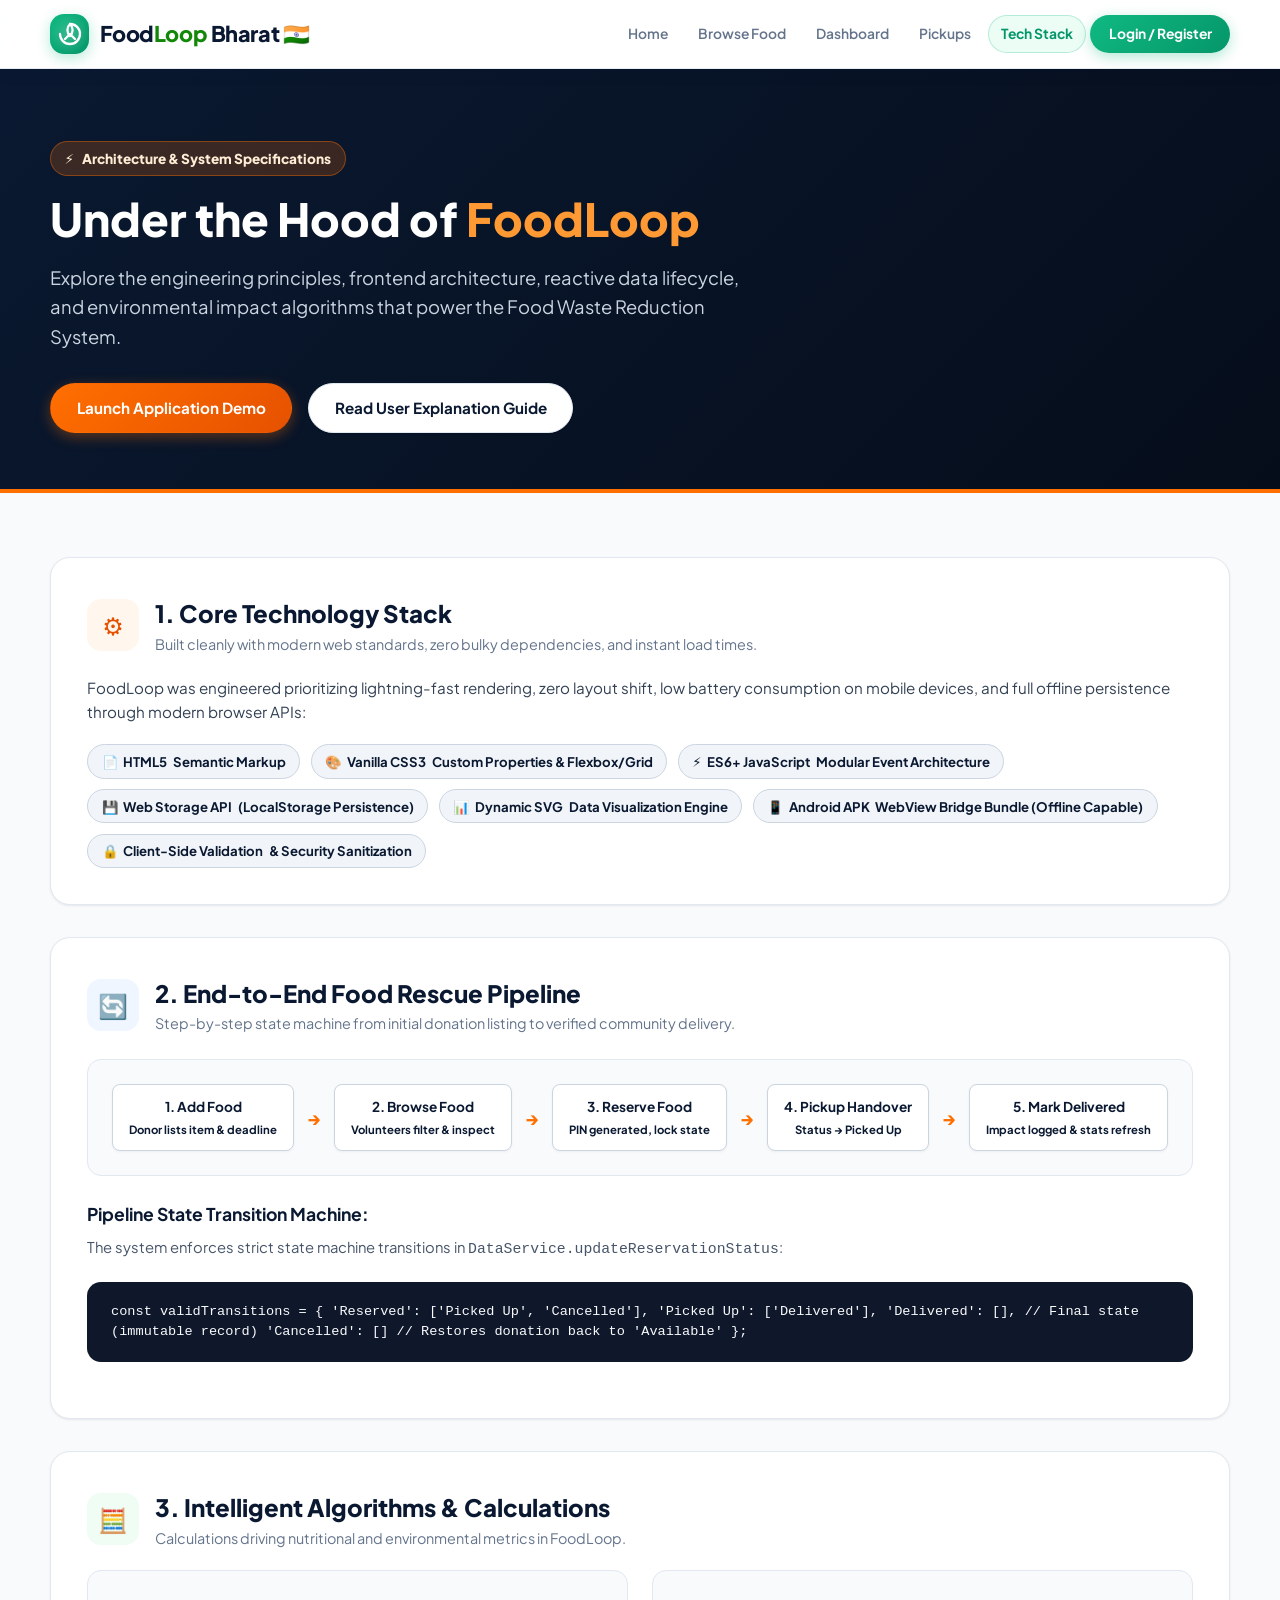
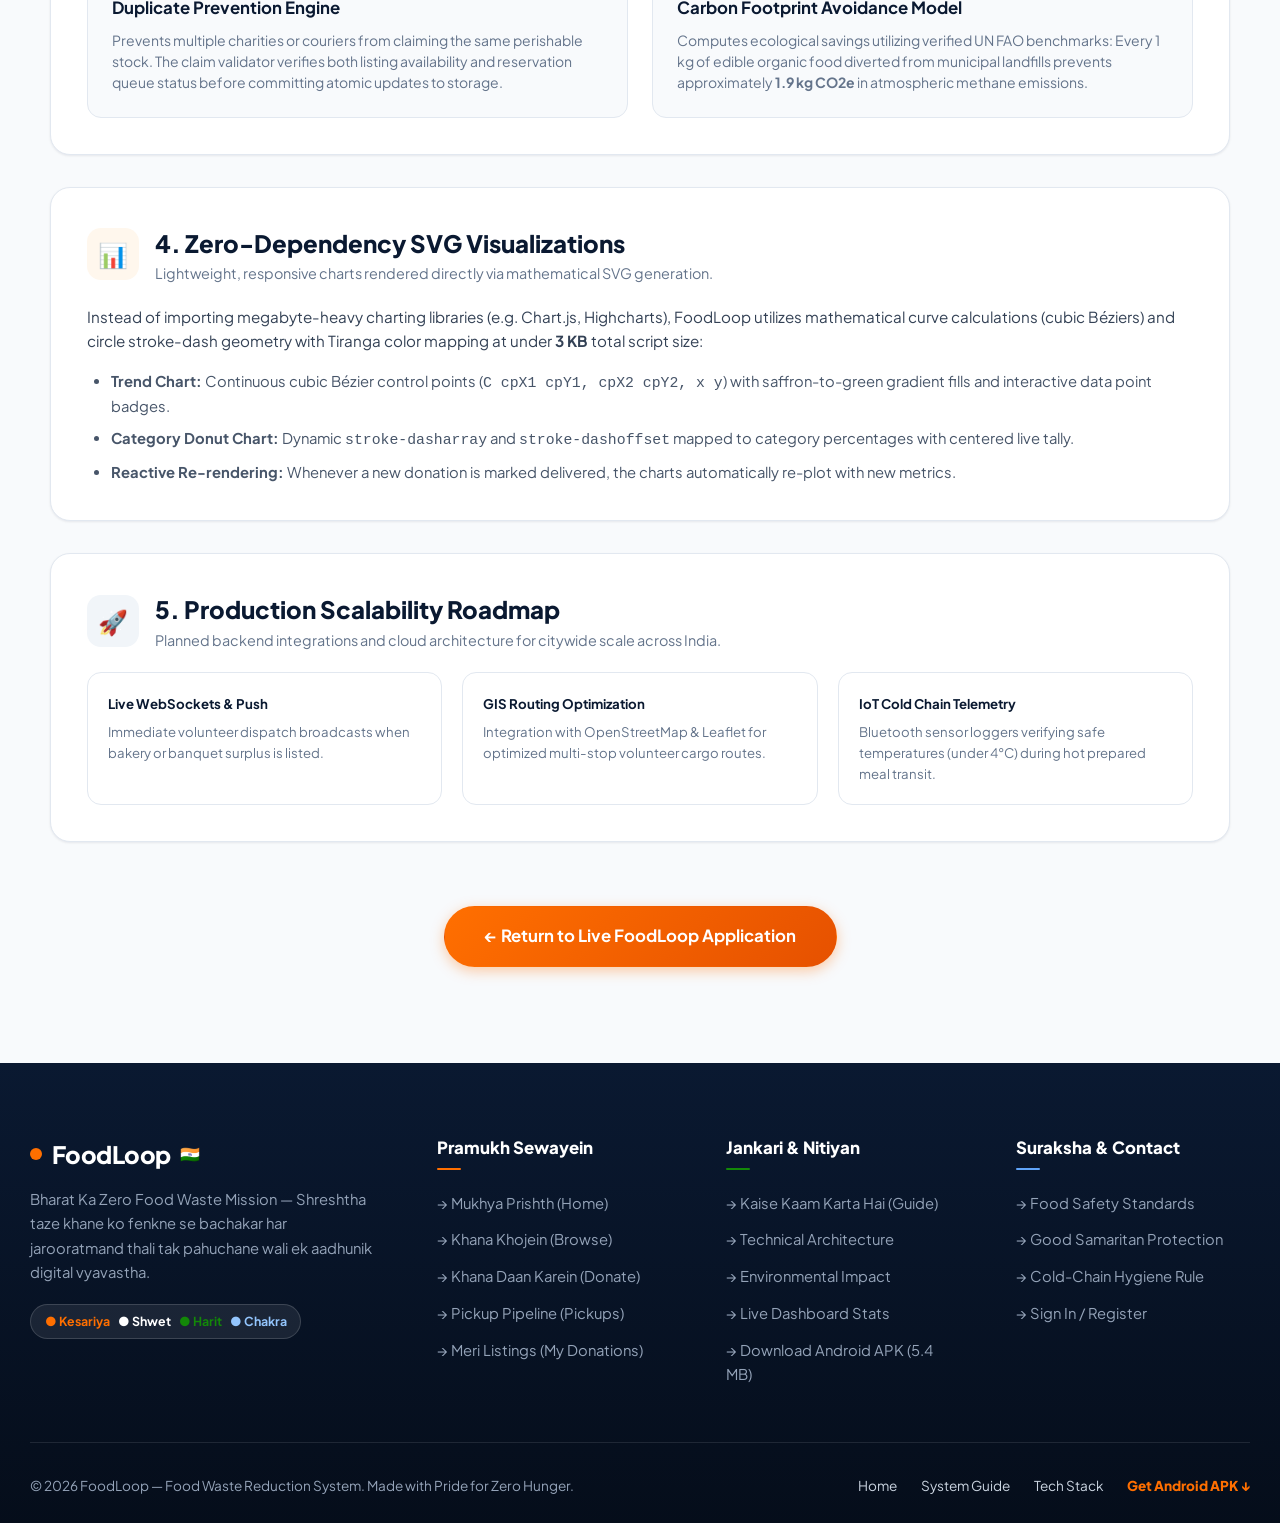
<file: technology.html>
<!DOCTYPE html>
<html lang="en">
<head>
  <meta charset="UTF-8">
  <meta name="viewport" content="width=device-width, initial-scale=1.0">
  <title>FoodLoop — Architecture & Technology Documentation</title>
  <meta name="description" content="Technical documentation and architecture specification for FoodLoop — Food Waste Reduction System. Explaining the technology stack, algorithmic workflows, and design patterns.">
  
  <!-- Modern Google Fonts: Plus Jakarta Sans -->
  <link rel="preconnect" href="https://fonts.googleapis.com">
  <link rel="preconnect" href="https://fonts.gstatic.com" crossorigin>
  <link href="https://fonts.googleapis.com/css2?family=Plus+Jakarta+Sans:wght@400;500;600;700;800&display=swap" rel="stylesheet">
  
  <!-- Stylesheets -->
  <link rel="stylesheet" href="css/styles.css">
  
  <style>
    .tech-hero {
      background: linear-gradient(135deg, #0A1931 0%, #050D1A 100%);
      color: white;
      padding: 4.5rem 0 3.5rem;
      border-bottom: 4px solid var(--color-saffron);
    }
    .tech-badge {
      display: inline-flex;
      align-items: center;
      gap: 0.5rem;
      background: rgba(255, 111, 0, 0.2);
      border: 1px solid rgba(255, 111, 0, 0.4);
      color: #FFEDD5;
      padding: 0.35rem 0.85rem;
      border-radius: var(--radius-full);
      font-size: 0.85rem;
      font-weight: 800;
      margin-bottom: 1rem;
    }
    .tech-card {
      background: white;
      border: 1px solid var(--color-border);
      border-radius: var(--radius-lg);
      padding: 2.25rem;
      box-shadow: var(--shadow-sm);
      margin-bottom: 2rem;
      transition: all var(--transition-normal);
    }
    .tech-card:hover {
      box-shadow: var(--shadow-md);
      border-color: rgba(255, 111, 0, 0.3);
    }
    .tech-card-header {
      display: flex;
      align-items: center;
      gap: 1rem;
      margin-bottom: 1.25rem;
    }
    .tech-icon-box {
      width: 3.25rem;
      height: 3.25rem;
      border-radius: var(--radius-md);
      display: flex;
      align-items: center;
      justify-content: center;
      font-size: 1.5rem;
      flex-shrink: 0;
    }
    .tech-stack-pill-grid {
      display: flex;
      flex-wrap: wrap;
      gap: 0.65rem;
      margin-top: 1.25rem;
    }
    .tech-pill {
      background: #F1F5F9;
      border: 1px solid #CBD5E1;
      color: #0A1931;
      font-size: 0.825rem;
      font-weight: 700;
      padding: 0.35rem 0.85rem;
      border-radius: var(--radius-full);
      display: inline-flex;
      align-items: center;
      gap: 0.35rem;
    }
    .workflow-flowchart {
      background: #F8FAFC;
      border: 1px solid #E2E8F0;
      border-radius: var(--radius-md);
      padding: 1.5rem;
      display: flex;
      align-items: center;
      justify-content: space-between;
      flex-wrap: wrap;
      gap: 0.75rem;
      margin: 1.5rem 0;
    }
    .flow-node {
      background: white;
      border: 1px solid #CBD5E1;
      border-radius: var(--radius-sm);
      padding: 0.65rem 1rem;
      font-size: 0.85rem;
      font-weight: 700;
      color: #0A1931;
      text-align: center;
      box-shadow: 0 1px 3px rgba(0,0,0,0.05);
    }
    .flow-arrow {
      color: var(--color-saffron);
      font-weight: 800;
      font-size: 1.1rem;
    }
    .code-snippet {
      background: #0F172A;
      color: #F8FAFC;
      padding: 1.25rem 1.5rem;
      border-radius: var(--radius-md);
      font-family: 'Courier New', Courier, monospace;
      font-size: 0.85rem;
      overflow-x: auto;
      margin: 1.25rem 0;
      line-height: 1.5;
    }
  </style>
</head>
<body>

  <!-- Sticky Site Header -->
  <header class="site-header">
    <!-- Top Tiranga Ribbon Accent -->
    <div class="tiranga-ribbon-bar"></div>
    <div class="container">
      <nav class="navbar" aria-label="Main Navigation">
        <a href="index.html#home" class="brand-logo">
          <div class="brand-icon-wrapper" aria-hidden="true">
            <svg width="24" height="24" viewBox="0 0 24 24" fill="none" stroke="currentColor" stroke-width="2.3" stroke-linecap="round" stroke-linejoin="round">
              <path d="M12 2a10 10 0 0 1 10 10c0 5.523-4.477 10-10 10S2 17.523 2 12"/>
              <path d="M12 2c3.5 3.5 3.5 8.5 0 12-3.5-3.5-3.5-8.5 0-12z"/>
              <path d="M7 17l5-5 5 5"/>
            </svg>
          </div>
          <span class="brand-text">Food<span class="highlight">Loop</span> <span class="brand-tiranga-badge">Bharat 🇮🇳</span></span>
        </a>

        <ul class="nav-links">
          <li><a href="index.html#home" class="nav-link">Home</a></li>
          <li><a href="index.html#browse" class="nav-link">Browse Food</a></li>
          <li><a href="index.html#dashboard" class="nav-link">Dashboard</a></li>
          <li><a href="index.html#reservations" class="nav-link">Pickups</a></li>
          <li><a href="technology.html" class="nav-link active">Tech Stack</a></li>
          <li><a href="index.html#home" class="nav-link nav-auth-btn">Login / Register</a></li>
        </ul>
      </nav>
    </div>
  </header>

  <!-- Tech Hero -->
  <section class="tech-hero">
    <div class="container">
      <div class="tech-badge">
        <span>⚡</span> Architecture & System Specifications
      </div>
      <h1 style="font-size: 2.85rem; font-weight: 800; line-height: 1.2; margin-bottom: 1rem;">
        Under the Hood of <span style="color: #FF9933;">FoodLoop</span>
      </h1>
      <p style="font-size: 1.15rem; color: #CBD5E1; max-width: 720px; line-height: 1.6;">
        Explore the engineering principles, frontend architecture, reactive data lifecycle, and environmental impact algorithms that power the Food Waste Reduction System.
      </p>
      <div style="margin-top: 2rem; display: flex; gap: 1rem; flex-wrap: wrap;">
        <a href="index.html#browse" class="btn btn-primary">
          Launch Application Demo
        </a>
        <a href="explain.html" class="btn btn-secondary">
          Read User Explanation Guide
        </a>
      </div>
    </div>
  </section>

  <!-- Main Tech Content -->
  <main class="container" style="padding: 4rem 1.25rem;">

    <!-- 1. Technical Stack Overview -->
    <article class="tech-card">
      <div class="tech-card-header">
        <div class="tech-icon-box" style="background: var(--color-saffron-light); color: var(--color-saffron-hover);">⚙️</div>
        <div>
          <h2 style="font-size: 1.5rem; font-weight: 800; color: #0A1931;">1. Core Technology Stack</h2>
          <p style="font-size: 0.9rem; color: #64748B;">Built cleanly with modern web standards, zero bulky dependencies, and instant load times.</p>
        </div>
      </div>

      <p style="font-size: 0.95rem; color: #334155; line-height: 1.6; margin-bottom: 1rem;">
        FoodLoop was engineered prioritizing lightning-fast rendering, zero layout shift, low battery consumption on mobile devices, and full offline persistence through modern browser APIs:
      </p>

      <div class="tech-stack-pill-grid">
        <span class="tech-pill">📄 <strong>HTML5</strong> Semantic Markup</span>
        <span class="tech-pill">🎨 <strong>Vanilla CSS3</strong> Custom Properties & Flexbox/Grid</span>
        <span class="tech-pill">⚡ <strong>ES6+ JavaScript</strong> Modular Event Architecture</span>
        <span class="tech-pill">💾 <strong>Web Storage API</strong> (LocalStorage Persistence)</span>
        <span class="tech-pill">📊 <strong>Dynamic SVG</strong> Data Visualization Engine</span>
        <span class="tech-pill">📱 <strong>Android APK</strong> WebView Bridge Bundle (Offline Capable)</span>
        <span class="tech-pill">🔒 <strong>Client-Side Validation</strong> & Security Sanitization</span>
      </div>
    </article>

    <!-- 2. End-to-End Workflow & Pipeline -->
    <article class="tech-card">
      <div class="tech-card-header">
        <div class="tech-icon-box" style="background: #EFF6FF; color: #1E3A8A;">🔄</div>
        <div>
          <h2 style="font-size: 1.5rem; font-weight: 800; color: #0A1931;">2. End-to-End Food Rescue Pipeline</h2>
          <p style="font-size: 0.9rem; color: #64748B;">Step-by-step state machine from initial donation listing to verified community delivery.</p>
        </div>
      </div>

      <div class="workflow-flowchart">
        <div class="flow-node">
          <strong>1. Add Food</strong><br>
          <small>Donor lists item & deadline</small>
        </div>
        <div class="flow-arrow">&rarr;</div>
        <div class="flow-node">
          <strong>2. Browse Food</strong><br>
          <small>Volunteers filter & inspect</small>
        </div>
        <div class="flow-arrow">&rarr;</div>
        <div class="flow-node">
          <strong>3. Reserve Food</strong><br>
          <small>PIN generated, lock state</small>
        </div>
        <div class="flow-arrow">&rarr;</div>
        <div class="flow-node">
          <strong>4. Pickup Handover</strong><br>
          <small>Status &rarr; Picked Up</small>
        </div>
        <div class="flow-arrow">&rarr;</div>
        <div class="flow-node">
          <strong>5. Mark Delivered</strong><br>
          <small>Impact logged & stats refresh</small>
        </div>
      </div>

      <h4 style="font-size: 1.1rem; font-weight: 700; color: #0A1931; margin: 1.5rem 0 0.5rem;">Pipeline State Transition Machine:</h4>
      <p style="font-size: 0.925rem; color: #475569; line-height: 1.6;">
        The system enforces strict state machine transitions in <code>DataService.updateReservationStatus</code>:
      </p>
      <div class="code-snippet">
const validTransitions = {
  'Reserved': ['Picked Up', 'Cancelled'],
  'Picked Up': ['Delivered'],
  'Delivered': [],    // Final state (immutable record)
  'Cancelled': []    // Restores donation back to 'Available'
};
      </div>
    </article>

    <!-- 3. Key Algorithmic Components -->
    <article class="tech-card">
      <div class="tech-card-header">
        <div class="tech-icon-box" style="background: var(--color-green-light); color: var(--color-green);">🧮</div>
        <div>
          <h2 style="font-size: 1.5rem; font-weight: 800; color: #0A1931;">3. Intelligent Algorithms & Calculations</h2>
          <p style="font-size: 0.9rem; color: #64748B;">Calculations driving nutritional and environmental metrics in FoodLoop.</p>
        </div>
      </div>

      <div style="display: grid; grid-template-columns: 1fr 1fr; gap: 1.5rem;">
        <div style="background: #F8FAFC; border: 1px solid #E2E8F0; border-radius: var(--radius-md); padding: 1.5rem;">
          <h4 style="font-size: 1.05rem; font-weight: 700; color: #0A1931; margin-bottom: 0.5rem;">Duplicate Prevention Engine</h4>
          <p style="font-size: 0.875rem; color: #64748B; line-height: 1.5;">
            Prevents multiple charities or couriers from claiming the same perishable stock. The claim validator verifies both listing availability and reservation queue status before committing atomic updates to storage.
          </p>
        </div>

        <div style="background: #F8FAFC; border: 1px solid #E2E8F0; border-radius: var(--radius-md); padding: 1.5rem;">
          <h4 style="font-size: 1.05rem; font-weight: 700; color: #0A1931; margin-bottom: 0.5rem;">Carbon Footprint Avoidance Model</h4>
          <p style="font-size: 0.875rem; color: #64748B; line-height: 1.5;">
            Computes ecological savings utilizing verified UN FAO benchmarks: Every 1 kg of edible organic food diverted from municipal landfills prevents approximately <strong>1.9 kg CO2e</strong> in atmospheric methane emissions.
          </p>
        </div>
      </div>
    </article>

    <!-- 4. Interactive SVG Visualizations -->
    <article class="tech-card">
      <div class="tech-card-header">
        <div class="tech-icon-box" style="background: var(--color-saffron-light); color: var(--color-saffron-hover);">📊</div>
        <div>
          <h2 style="font-size: 1.5rem; font-weight: 800; color: #0A1931;">4. Zero-Dependency SVG Visualizations</h2>
          <p style="font-size: 0.9rem; color: #64748B;">Lightweight, responsive charts rendered directly via mathematical SVG generation.</p>
        </div>
      </div>

      <p style="font-size: 0.95rem; color: #334155; line-height: 1.6; margin-bottom: 1rem;">
        Instead of importing megabyte-heavy charting libraries (e.g. Chart.js, Highcharts), FoodLoop utilizes mathematical curve calculations (cubic Béziers) and circle stroke-dash geometry with Tiranga color mapping at under <strong>3 KB</strong> total script size:
      </p>

      <ul style="margin-left: 1.5rem; color: #475569; font-size: 0.925rem; display: flex; flex-direction: column; gap: 0.5rem;">
        <li><strong>Trend Chart:</strong> Continuous cubic Bézier control points (<code>C cpX1 cpY1, cpX2 cpY2, x y</code>) with saffron-to-green gradient fills and interactive data point badges.</li>
        <li><strong>Category Donut Chart:</strong> Dynamic <code>stroke-dasharray</code> and <code>stroke-dashoffset</code> mapped to category percentages with centered live tally.</li>
        <li><strong>Reactive Re-rendering:</strong> Whenever a new donation is marked delivered, the charts automatically re-plot with new metrics.</li>
      </ul>
    </article>

    <!-- 5. Future Scalability Roadmap -->
    <article class="tech-card">
      <div class="tech-card-header">
        <div class="tech-icon-box" style="background: #F1F5F9; color: #0A1931;">🚀</div>
        <div>
          <h2 style="font-size: 1.5rem; font-weight: 800; color: #0A1931;">5. Production Scalability Roadmap</h2>
          <p style="font-size: 0.9rem; color: #64748B;">Planned backend integrations and cloud architecture for citywide scale across India.</p>
        </div>
      </div>

      <div style="display: grid; grid-template-columns: repeat(3, 1fr); gap: 1.25rem;">
        <div style="border: 1px solid #E2E8F0; border-radius: var(--radius-md); padding: 1.25rem;">
          <h5 style="font-weight: 700; color: #0A1931; margin-bottom: 0.4rem;">Live WebSockets & Push</h5>
          <p style="font-size: 0.825rem; color: #64748B;">Immediate volunteer dispatch broadcasts when bakery or banquet surplus is listed.</p>
        </div>
        <div style="border: 1px solid #E2E8F0; border-radius: var(--radius-md); padding: 1.25rem;">
          <h5 style="font-weight: 700; color: #0A1931; margin-bottom: 0.4rem;">GIS Routing Optimization</h5>
          <p style="font-size: 0.825rem; color: #64748B;">Integration with OpenStreetMap & Leaflet for optimized multi-stop volunteer cargo routes.</p>
        </div>
        <div style="border: 1px solid #E2E8F0; border-radius: var(--radius-md); padding: 1.25rem;">
          <h5 style="font-weight: 700; color: #0A1931; margin-bottom: 0.4rem;">IoT Cold Chain Telemetry</h5>
          <p style="font-size: 0.825rem; color: #64748B;">Bluetooth sensor loggers verifying safe temperatures (under 4°C) during hot prepared meal transit.</p>
        </div>
      </div>
    </article>

    <!-- Return to App Banner -->
    <div style="text-align: center; padding: 2rem 0;">
      <a href="index.html#home" class="btn btn-primary" style="padding: 1rem 2.5rem; font-size: 1.05rem;">
        &larr; Return to Live FoodLoop Application
      </a>
    </div>

  </main>

  <!-- =========================================================================
       REDESIGNED TIRANGA FOOTER
       ========================================================================= -->
  <footer class="site-footer">
    <div class="footer-top-accent"></div>
    <div class="container footer-inner">
      <div class="footer-grid">
        <div class="footer-brand">
          <h4>
            <span style="display: inline-block; width: 12px; height: 12px; border-radius: 50%; background: #FF6F00;"></span>
            FoodLoop <span style="font-size: 1rem;">🇮🇳</span>
          </h4>
          <p>
            Bharat Ka Zero Food Waste Mission — Shreshtha taze khane ko fenkne se bachakar har jarooratmand thali tak pahuchane wali ek aadhunik digital vyavastha.
          </p>
          <div class="footer-tiranga-badge">
            <span style="color: #FF6F00;">● Kesariya</span>
            <span style="color: #FFFFFF;">● Shwet</span>
            <span style="color: #138808;">● Harit</span>
            <span style="color: #93C5FD;">● Chakra</span>
          </div>
        </div>

        <div class="footer-col">
          <h5>Pramukh Sewayein</h5>
          <ul>
            <li><a href="index.html#home">&rarr; Mukhya Prishth (Home)</a></li>
            <li><a href="index.html#browse">&rarr; Khana Khojein (Browse)</a></li>
            <li><a href="index.html#add">&rarr; Khana Daan Karein (Donate)</a></li>
            <li><a href="index.html#reservations">&rarr; Pickup Pipeline (Pickups)</a></li>
            <li><a href="index.html#my-donations">&rarr; Meri Listings (My Donations)</a></li>
          </ul>
        </div>

        <div class="footer-col green-col">
          <h5>Jankari & Nitiyan</h5>
          <ul>
            <li><a href="explain.html">&rarr; Kaise Kaam Karta Hai (Guide)</a></li>
            <li><a href="technology.html">&rarr; Technical Architecture</a></li>
            <li><a href="index.html#impact">&rarr; Environmental Impact</a></li>
            <li><a href="index.html#dashboard">&rarr; Live Dashboard Stats</a></li>
            <li><a href="FoodLoop.apk">&rarr; Download Android APK (5.4 MB)</a></li>
          </ul>
        </div>

        <div class="footer-col chakra-col">
          <h5>Suraksha & Contact</h5>
          <ul>
            <li><a href="explain.html">&rarr; Food Safety Standards</a></li>
            <li><a href="explain.html">&rarr; Good Samaritan Protection</a></li>
            <li><a href="explain.html">&rarr; Cold-Chain Hygiene Rule</a></li>
            <li><a href="auth.html">&rarr; Sign In / Register</a></li>
          </ul>
        </div>
      </div>

      <div class="footer-bottom">
        <div>
          &copy; 2026 FoodLoop — Food Waste Reduction System. Made with Pride for Zero Hunger.
        </div>
        <div class="footer-bottom-links">
          <a href="index.html#home">Home</a>
          <a href="explain.html">System Guide</a>
          <a href="technology.html">Tech Stack</a>
          <a href="FoodLoop.apk" style="color: #FF6F00; font-weight: 800;">Get Android APK &darr;</a>
        </div>
      </div>
    </div>
  </footer>

</body>
</html>
</file>
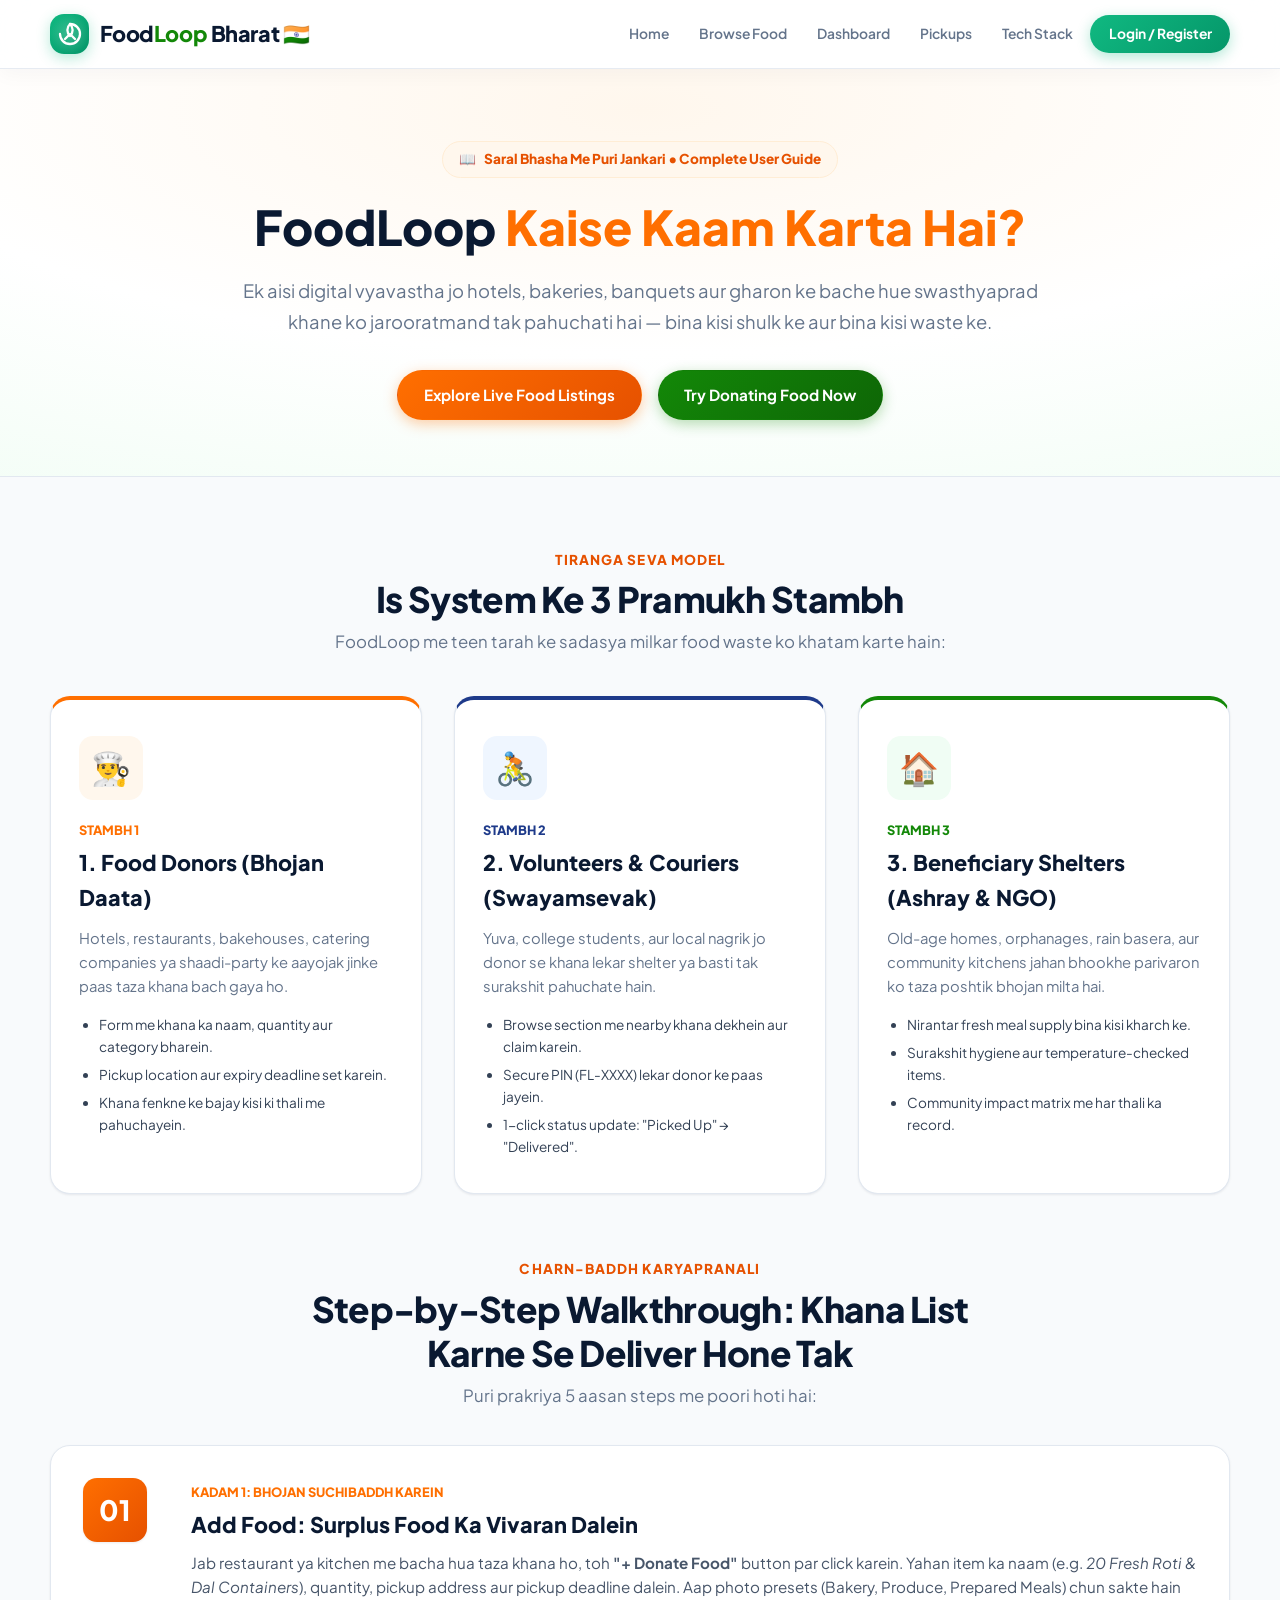
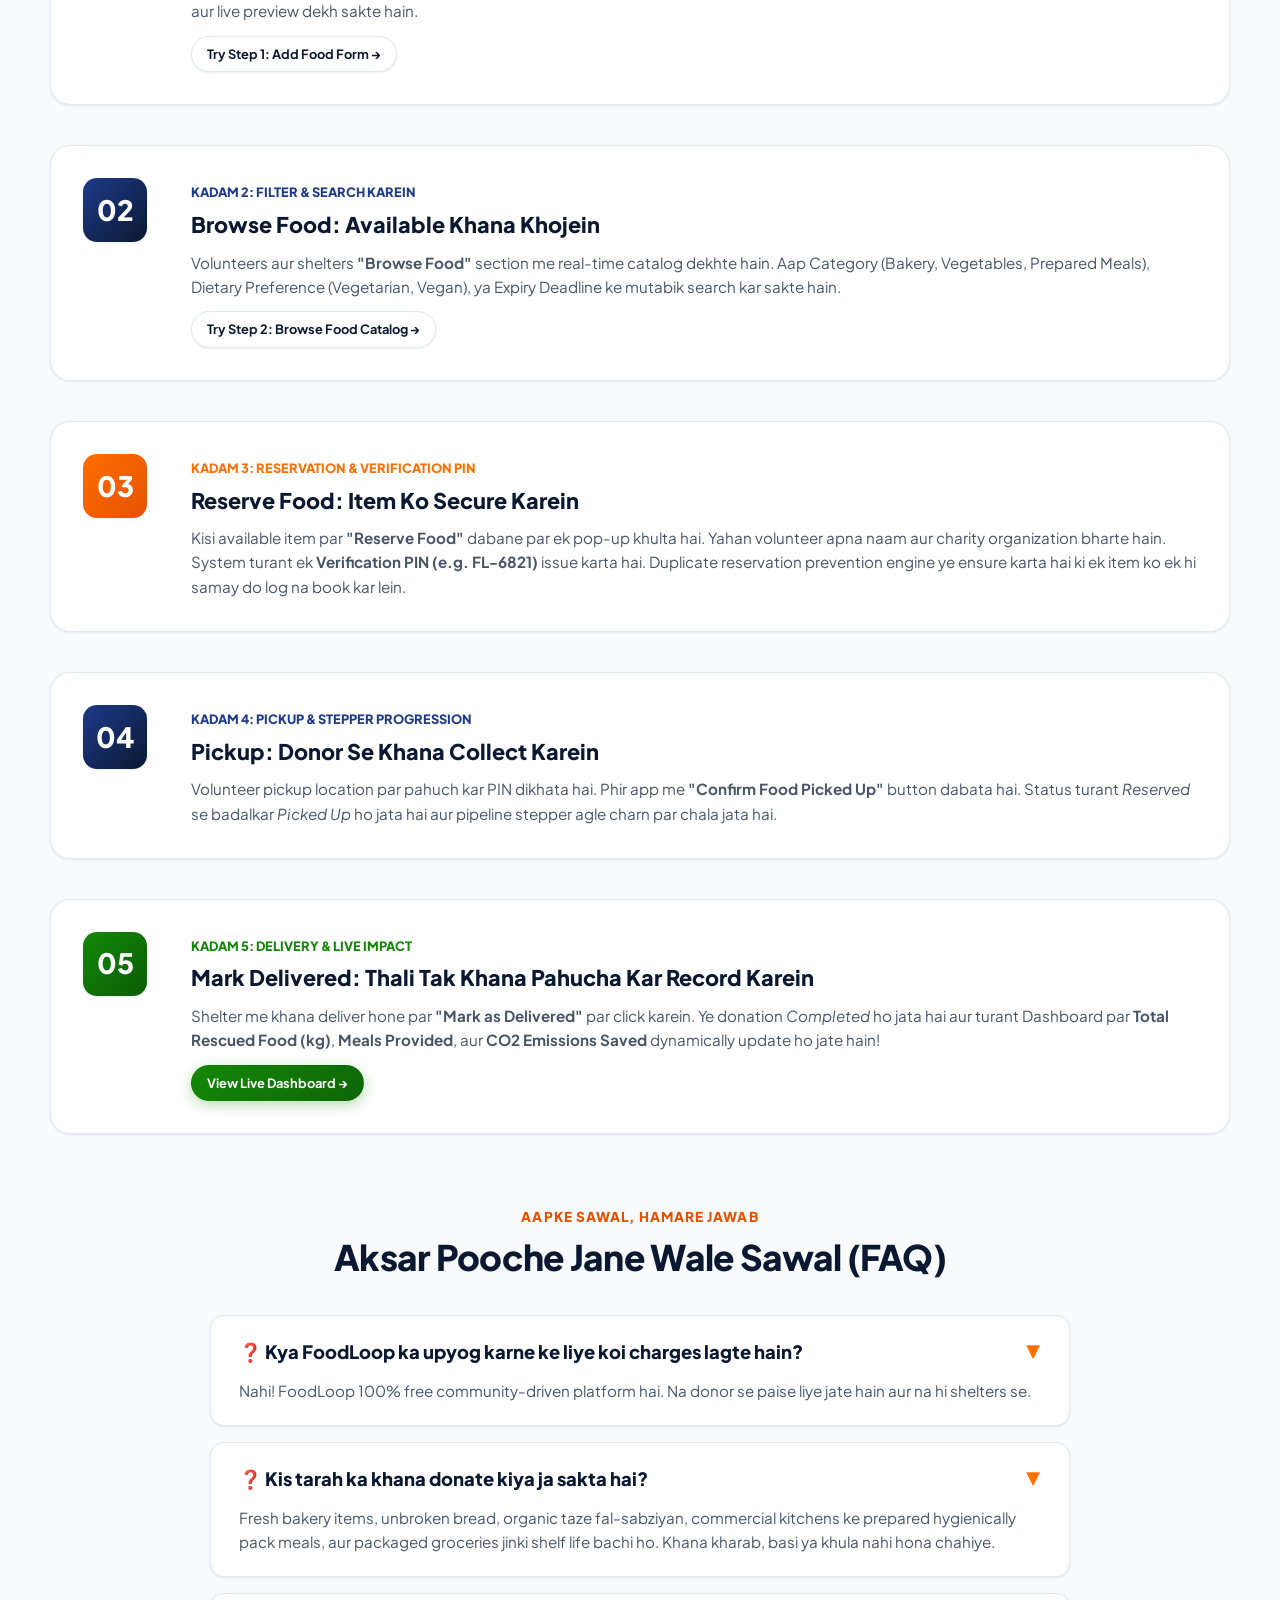
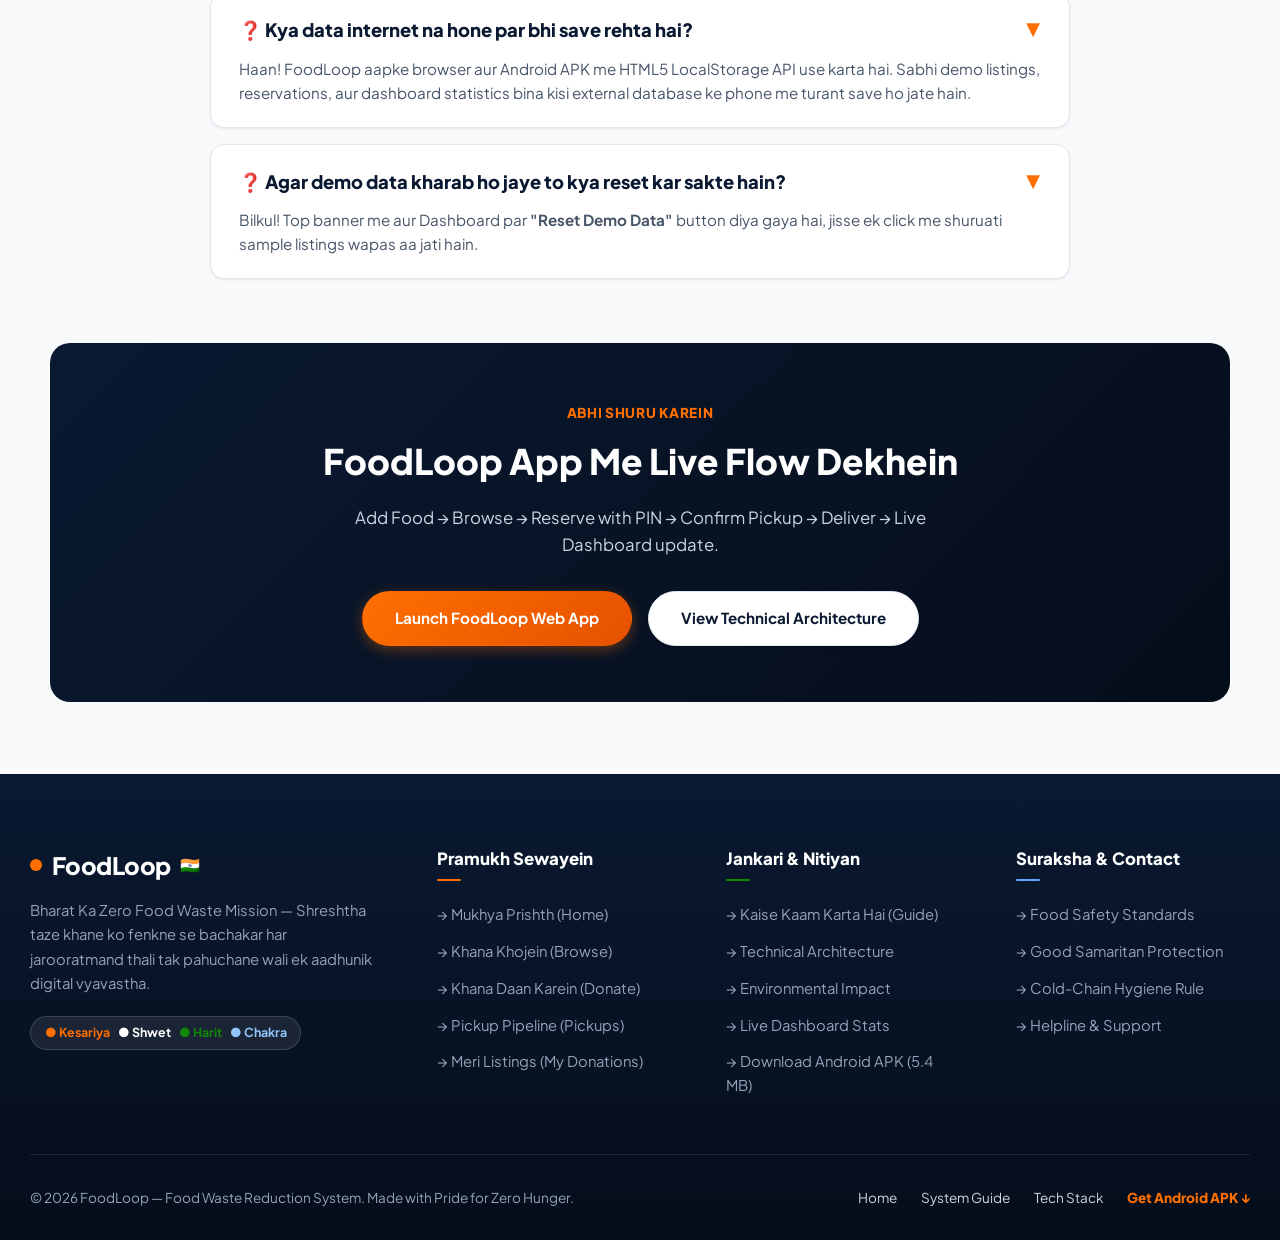
<file: android/app/src/main/assets/explain.html>
<!DOCTYPE html>
<html lang="en">
<head>
  <meta charset="UTF-8">
  <meta name="viewport" content="width=device-width, initial-scale=1.0">
  <title>How FoodLoop Works — Complete System Explanation & Guide (Kaise Kaam Karta Hai)</title>
  <meta name="description" content="Detailed guide and explanation of FoodLoop — Food Waste Reduction System. Step-by-step workflow for food donors, volunteers, and shelters with Tiranga community impact.">
  
  <!-- Modern Google Fonts: Plus Jakarta Sans -->
  <link rel="preconnect" href="https://fonts.googleapis.com">
  <link rel="preconnect" href="https://fonts.gstatic.com" crossorigin>
  <link href="https://fonts.googleapis.com/css2?family=Plus+Jakarta+Sans:wght@400;500;600;700;800&display=swap" rel="stylesheet">
  
  <!-- Stylesheets -->
  <link rel="stylesheet" href="css/styles.css">
  
  <style>
    .explain-hero {
      background: radial-gradient(120% 120% at 50% 10%, #FFF7ED 0%, #FFFFFF 50%, #F0FDF4 100%);
      padding: 4.5rem 0 3.5rem;
      border-bottom: 1px solid var(--color-border);
      text-align: center;
    }
    .explain-tag {
      display: inline-flex;
      align-items: center;
      gap: 0.5rem;
      background: var(--color-saffron-light);
      border: 1px solid var(--color-saffron-subtle);
      color: var(--color-saffron-hover);
      padding: 0.4rem 1rem;
      border-radius: var(--radius-full);
      font-size: 0.85rem;
      font-weight: 800;
      margin-bottom: 1.25rem;
    }
    .role-grid {
      display: grid;
      grid-template-columns: repeat(3, 1fr);
      gap: 2rem;
      margin: 2.5rem 0;
    }
    .role-card {
      background: white;
      border: 1px solid var(--color-border);
      border-radius: var(--radius-lg);
      padding: 2.25rem 1.75rem;
      box-shadow: var(--shadow-sm);
      transition: all var(--transition-normal);
      display: flex;
      flex-direction: column;
    }
    .role-card:hover {
      transform: translateY(-4px);
      box-shadow: var(--shadow-hover);
    }
    .role-card.saffron-card { border-top: 4px solid var(--color-saffron); }
    .role-card.green-card { border-top: 4px solid var(--color-green); }
    .role-card.navy-card { border-top: 4px solid var(--color-chakra); }

    .role-avatar {
      width: 4rem;
      height: 4rem;
      border-radius: var(--radius-md);
      display: flex;
      align-items: center;
      justify-content: center;
      font-size: 2rem;
      margin-bottom: 1.25rem;
    }
    .role-avatar.saffron-bg { background: var(--color-saffron-light); }
    .role-avatar.green-bg { background: var(--color-green-light); }
    .role-avatar.navy-bg { background: var(--color-navy-light); }

    .flow-step-row {
      display: grid;
      grid-template-columns: 80px 1fr;
      gap: 1.75rem;
      align-items: start;
      margin-bottom: 2.5rem;
      background: white;
      border: 1px solid var(--color-border);
      border-radius: var(--radius-lg);
      padding: 2rem;
      box-shadow: var(--shadow-sm);
      transition: all var(--transition-normal);
    }
    .flow-step-row:hover {
      box-shadow: var(--shadow-md);
      border-color: rgba(255, 111, 0, 0.3);
    }
    .flow-number-badge {
      width: 64px;
      height: 64px;
      border-radius: var(--radius-md);
      display: flex;
      align-items: center;
      justify-content: center;
      font-size: 1.75rem;
      font-weight: 800;
      color: white;
      box-shadow: var(--shadow-sm);
    }
    .num-saffron { background: linear-gradient(135deg, #FF6F00 0%, #E65100 100%); }
    .num-navy { background: linear-gradient(135deg, #1E3A8A 0%, #0A1931 100%); }
    .num-green { background: linear-gradient(135deg, #138808 0%, #0A5C05 100%); }

    .faq-accordion-item {
      background: white;
      border: 1px solid var(--color-border);
      border-radius: var(--radius-md);
      padding: 1.35rem 1.75rem;
      margin-bottom: 1rem;
      box-shadow: var(--shadow-sm);
    }
    .faq-question {
      font-size: 1.15rem;
      font-weight: 800;
      color: var(--color-navy);
      display: flex;
      align-items: center;
      justify-content: space-between;
      cursor: pointer;
    }
    .faq-answer {
      margin-top: 0.75rem;
      font-size: 0.95rem;
      color: #475569;
      line-height: 1.6;
    }
    @media (max-width: 900px) {
      .role-grid { grid-template-columns: 1fr; }
      .flow-step-row { grid-template-columns: 1fr; gap: 1rem; }
    }
  </style>
</head>
<body>

  <!-- Sticky Navbar -->
  <header class="site-header">
    <!-- Top Tiranga Ribbon Accent -->
    <div class="tiranga-ribbon-bar"></div>
    <div class="container">
      <nav class="navbar" aria-label="Main Navigation">
        <a href="index.html#home" class="brand-logo">
          <div class="brand-icon-wrapper" aria-hidden="true">
            <svg width="24" height="24" viewBox="0 0 24 24" fill="none" stroke="currentColor" stroke-width="2.3" stroke-linecap="round" stroke-linejoin="round">
              <path d="M12 2a10 10 0 0 1 10 10c0 5.523-4.477 10-10 10S2 17.523 2 12"/>
              <path d="M12 2c3.5 3.5 3.5 8.5 0 12-3.5-3.5-3.5-8.5 0-12z"/>
              <path d="M7 17l5-5 5 5"/>
            </svg>
          </div>
          <span class="brand-text">Food<span class="highlight">Loop</span> <span class="brand-tiranga-badge">Bharat 🇮🇳</span></span>
        </a>

        <ul class="nav-links">
          <li><a href="index.html#home" class="nav-link">Home</a></li>
          <li><a href="index.html#browse" class="nav-link">Browse Food</a></li>
          <li><a href="index.html#dashboard" class="nav-link">Dashboard</a></li>
          <li><a href="index.html#reservations" class="nav-link">Pickups</a></li>
          <li><a href="technology.html" class="nav-link">Tech Stack</a></li>
          <li><a href="index.html#home" class="nav-link nav-auth-btn">Login / Register</a></li>
        </ul>
      </nav>
    </div>
  </header>

  <!-- Explain Hero -->
  <section class="explain-hero">
    <div class="container" style="max-width: 860px;">
      <div class="explain-tag">
        <span>📖</span> Saral Bhasha Me Puri Jankari • Complete User Guide
      </div>
      <h1 style="font-size: 3rem; font-weight: 800; color: #0A1931; line-height: 1.2; margin-bottom: 1.25rem;">
        FoodLoop <span style="color: #FF6F00;">Kaise Kaam Karta Hai?</span>
      </h1>
      <p style="font-size: 1.15rem; color: #64748B; line-height: 1.7; margin-bottom: 2rem;">
        Ek aisi digital vyavastha jo hotels, bakeries, banquets aur gharon ke bache hue swasthyaprad khane ko jarooratmand tak pahuchati hai — bina kisi shulk ke aur bina kisi waste ke.
      </p>
      <div style="display: flex; justify-content: center; gap: 1rem; flex-wrap: wrap;">
        <a href="index.html#browse" class="btn btn-primary">
          Explore Live Food Listings
        </a>
        <a href="index.html#add" class="btn btn-green">
          Try Donating Food Now
        </a>
      </div>
    </div>
  </section>

  <!-- Main Content -->
  <main class="container" style="padding: 4.5rem 1.25rem;">

    <!-- 1. The 3 Pillars / Roles -->
    <section style="margin-bottom: 4rem;">
      <div class="section-header centered">
        <span class="section-subtitle">Tiranga Seva Model</span>
        <h2 class="section-title">Is System Ke 3 Pramukh Stambh</h2>
        <p class="section-desc">FoodLoop me teen tarah ke sadasya milkar food waste ko khatam karte hain:</p>
      </div>

      <div class="role-grid">
        <!-- Role 1 -->
        <article class="role-card saffron-card">
          <div class="role-avatar saffron-bg">👨‍🍳</div>
          <span style="font-size: 0.8rem; font-weight: 800; color: #FF6F00; text-transform: uppercase;">Stambh 1</span>
          <h3 style="font-size: 1.35rem; font-weight: 800; color: #0A1931; margin: 0.35rem 0 0.75rem;">1. Food Donors (Bhojan Daata)</h3>
          <p style="font-size: 0.925rem; color: #64748B; line-height: 1.6; margin-bottom: 1rem;">
            Hotels, restaurants, bakehouses, catering companies ya shaadi-party ke aayojak jinke paas taza khana bach gaya ho.
          </p>
          <ul style="font-size: 0.85rem; color: #334155; margin-left: 1.25rem; display: flex; flex-direction: column; gap: 0.4rem;">
            <li>Form me khana ka naam, quantity aur category bharein.</li>
            <li>Pickup location aur expiry deadline set karein.</li>
            <li>Khana fenkne ke bajay kisi ki thali me pahuchayein.</li>
          </ul>
        </article>

        <!-- Role 2 -->
        <article class="role-card navy-card">
          <div class="role-avatar navy-bg">🚴</div>
          <span style="font-size: 0.8rem; font-weight: 800; color: #1E3A8A; text-transform: uppercase;">Stambh 2</span>
          <h3 style="font-size: 1.35rem; font-weight: 800; color: #0A1931; margin: 0.35rem 0 0.75rem;">2. Volunteers & Couriers (Swayamsevak)</h3>
          <p style="font-size: 0.925rem; color: #64748B; line-height: 1.6; margin-bottom: 1rem;">
            Yuva, college students, aur local nagrik jo donor se khana lekar shelter ya basti tak surakshit pahuchate hain.
          </p>
          <ul style="font-size: 0.85rem; color: #334155; margin-left: 1.25rem; display: flex; flex-direction: column; gap: 0.4rem;">
            <li>Browse section me nearby khana dekhein aur claim karein.</li>
            <li>Secure PIN (FL-XXXX) lekar donor ke paas jayein.</li>
            <li>1-click status update: "Picked Up" &rarr; "Delivered".</li>
          </ul>
        </article>

        <!-- Role 3 -->
        <article class="role-card green-card">
          <div class="role-avatar green-bg">🏠</div>
          <span style="font-size: 0.8rem; font-weight: 800; color: #138808; text-transform: uppercase;">Stambh 3</span>
          <h3 style="font-size: 1.35rem; font-weight: 800; color: #0A1931; margin: 0.35rem 0 0.75rem;">3. Beneficiary Shelters (Ashray & NGO)</h3>
          <p style="font-size: 0.925rem; color: #64748B; line-height: 1.6; margin-bottom: 1rem;">
            Old-age homes, orphanages, rain basera, aur community kitchens jahan bhookhe parivaron ko taza poshtik bhojan milta hai.
          </p>
          <ul style="font-size: 0.85rem; color: #334155; margin-left: 1.25rem; display: flex; flex-direction: column; gap: 0.4rem;">
            <li>Nirantar fresh meal supply bina kisi kharch ke.</li>
            <li>Surakshit hygiene aur temperature-checked items.</li>
            <li>Community impact matrix me har thali ka record.</li>
          </ul>
        </article>
      </div>
    </section>

    <!-- 2. Step-by-Step Flow Explanation -->
    <section style="margin-bottom: 4.5rem;">
      <div class="section-header centered">
        <span class="section-subtitle">Charn-Baddh Karyapranali</span>
        <h2 class="section-title">Step-by-Step Walkthrough: Khana List Karne Se Deliver Hone Tak</h2>
        <p class="section-desc">Puri prakriya 5 aasan steps me poori hoti hai:</p>
      </div>

      <!-- Step 1 -->
      <div class="flow-step-row">
        <div class="flow-number-badge num-saffron">01</div>
        <div>
          <span style="font-size: 0.8rem; font-weight: 800; color: #FF6F00; text-transform: uppercase;">Kadam 1: Bhojan Suchibaddh Karein</span>
          <h3 style="font-size: 1.35rem; font-weight: 800; color: #0A1931; margin: 0.25rem 0 0.5rem;">Add Food: Surplus Food Ka Vivaran Dalein</h3>
          <p style="font-size: 0.95rem; color: #475569; line-height: 1.6;">
            Jab restaurant ya kitchen me bacha hua taza khana ho, toh <strong>"+ Donate Food"</strong> button par click karein.
            Yahan item ka naam (e.g. <em>20 Fresh Roti & Dal Containers</em>), quantity, pickup address aur pickup deadline dalein.
            Aap photo presets (Bakery, Produce, Prepared Meals) chun sakte hain aur live preview dekh sakte hain.
          </p>
          <div style="margin-top: 0.75rem;">
            <a href="index.html#add" class="btn btn-secondary btn-sm" style="font-size: 0.8rem;">
              Try Step 1: Add Food Form &rarr;
            </a>
          </div>
        </div>
      </div>

      <!-- Step 2 -->
      <div class="flow-step-row">
        <div class="flow-number-badge num-navy">02</div>
        <div>
          <span style="font-size: 0.8rem; font-weight: 800; color: #1E3A8A; text-transform: uppercase;">Kadam 2: Filter & Search Karein</span>
          <h3 style="font-size: 1.35rem; font-weight: 800; color: #0A1931; margin: 0.25rem 0 0.5rem;">Browse Food: Available Khana Khojein</h3>
          <p style="font-size: 0.95rem; color: #475569; line-height: 1.6;">
            Volunteers aur shelters <strong>"Browse Food"</strong> section me real-time catalog dekhte hain.
            Aap Category (Bakery, Vegetables, Prepared Meals), Dietary Preference (Vegetarian, Vegan), ya Expiry Deadline ke mutabik search kar sakte hain.
          </p>
          <div style="margin-top: 0.75rem;">
            <a href="index.html#browse" class="btn btn-secondary btn-sm" style="font-size: 0.8rem;">
              Try Step 2: Browse Food Catalog &rarr;
            </a>
          </div>
        </div>
      </div>

      <!-- Step 3 -->
      <div class="flow-step-row">
        <div class="flow-number-badge num-saffron">03</div>
        <div>
          <span style="font-size: 0.8rem; font-weight: 800; color: #FF6F00; text-transform: uppercase;">Kadam 3: Reservation & Verification PIN</span>
          <h3 style="font-size: 1.35rem; font-weight: 800; color: #0A1931; margin: 0.25rem 0 0.5rem;">Reserve Food: Item Ko Secure Karein</h3>
          <p style="font-size: 0.95rem; color: #475569; line-height: 1.6;">
            Kisi available item par <strong>"Reserve Food"</strong> dabane par ek pop-up khulta hai.
            Yahan volunteer apna naam aur charity organization bharte hain. System turant ek <strong>Verification PIN (e.g. FL-6821)</strong> issue karta hai.
            Duplicate reservation prevention engine ye ensure karta hai ki ek item ko ek hi samay do log na book kar lein.
          </p>
        </div>
      </div>

      <!-- Step 4 -->
      <div class="flow-step-row">
        <div class="flow-number-badge num-navy">04</div>
        <div>
          <span style="font-size: 0.8rem; font-weight: 800; color: #1E3A8A; text-transform: uppercase;">Kadam 4: Pickup & Stepper Progression</span>
          <h3 style="font-size: 1.35rem; font-weight: 800; color: #0A1931; margin: 0.25rem 0 0.5rem;">Pickup: Donor Se Khana Collect Karein</h3>
          <p style="font-size: 0.95rem; color: #475569; line-height: 1.6;">
            Volunteer pickup location par pahuch kar PIN dikhata hai.
            Phir app me <strong>"Confirm Food Picked Up"</strong> button dabata hai.
            Status turant <em>Reserved</em> se badalkar <em>Picked Up</em> ho jata hai aur pipeline stepper agle charn par chala jata hai.
          </p>
        </div>
      </div>

      <!-- Step 5 -->
      <div class="flow-step-row">
        <div class="flow-number-badge num-green">05</div>
        <div>
          <span style="font-size: 0.8rem; font-weight: 800; color: #138808; text-transform: uppercase;">Kadam 5: Delivery & Live Impact</span>
          <h3 style="font-size: 1.35rem; font-weight: 800; color: #0A1931; margin: 0.25rem 0 0.5rem;">Mark Delivered: Thali Tak Khana Pahucha Kar Record Karein</h3>
          <p style="font-size: 0.95rem; color: #475569; line-height: 1.6;">
            Shelter me khana deliver hone par <strong>"Mark as Delivered"</strong> par click karein.
            Ye donation <em>Completed</em> ho jata hai aur turant Dashboard par <strong>Total Rescued Food (kg)</strong>, <strong>Meals Provided</strong>, aur <strong>CO2 Emissions Saved</strong> dynamically update ho jate hain!
          </p>
          <div style="margin-top: 0.75rem;">
            <a href="index.html#dashboard" class="btn btn-green btn-sm" style="font-size: 0.8rem;">
              View Live Dashboard &rarr;
            </a>
          </div>
        </div>
      </div>
    </section>

    <!-- 3. Frequently Asked Questions (FAQ) -->
    <section style="margin-bottom: 4rem;">
      <div class="section-header centered">
        <span class="section-subtitle">Aapke Sawal, Hamare Jawab</span>
        <h2 class="section-title">Aksar Pooche Jane Wale Sawal (FAQ)</h2>
      </div>

      <div style="max-width: 860px; margin: 0 auto;">
        <div class="faq-accordion-item">
          <div class="faq-question">
            <span>❓ Kya FoodLoop ka upyog karne ke liye koi charges lagte hain?</span>
            <span style="color: #FF6F00;">▼</span>
          </div>
          <div class="faq-answer">
            Nahi! FoodLoop 100% free community-driven platform hai. Na donor se paise liye jate hain aur na hi shelters se.
          </div>
        </div>

        <div class="faq-accordion-item">
          <div class="faq-question">
            <span>❓ Kis tarah ka khana donate kiya ja sakta hai?</span>
            <span style="color: #FF6F00;">▼</span>
          </div>
          <div class="faq-answer">
            Fresh bakery items, unbroken bread, organic taze fal-sabziyan, commercial kitchens ke prepared hygienically pack meals, aur packaged groceries jinki shelf life bachi ho. Khana kharab, basi ya khula nahi hona chahiye.
          </div>
        </div>

        <div class="faq-accordion-item">
          <div class="faq-question">
            <span>❓ Kya data internet na hone par bhi save rehta hai?</span>
            <span style="color: #FF6F00;">▼</span>
          </div>
          <div class="faq-answer">
            Haan! FoodLoop aapke browser aur Android APK me HTML5 LocalStorage API use karta hai. Sabhi demo listings, reservations, aur dashboard statistics bina kisi external database ke phone me turant save ho jate hain.
          </div>
        </div>

        <div class="faq-accordion-item">
          <div class="faq-question">
            <span>❓ Agar demo data kharab ho jaye to kya reset kar sakte hain?</span>
            <span style="color: #FF6F00;">▼</span>
          </div>
          <div class="faq-answer">
            Bilkul! Top banner me aur Dashboard par <strong>"Reset Demo Data"</strong> button diya gaya hai, jisse ek click me shuruati sample listings wapas aa jati hain.
          </div>
        </div>
      </div>
    </section>

    <!-- Bottom Action CTA -->
    <section style="text-align: center; background: linear-gradient(135deg, #0A1931 0%, #050D1A 100%); border-radius: var(--radius-lg); padding: 3.5rem 2rem; color: white;">
      <span style="color: #FF6F00; font-weight: 800; text-transform: uppercase; font-size: 0.85rem; letter-spacing: 0.05em;">Abhi Shuru Karein</span>
      <h2 style="font-size: 2.2rem; font-weight: 800; margin: 0.5rem 0 1rem;">FoodLoop App Me Live Flow Dekhein</h2>
      <p style="color: #CBD5E1; max-width: 600px; margin: 0 auto 2rem; font-size: 1.05rem;">
        Add Food &rarr; Browse &rarr; Reserve with PIN &rarr; Confirm Pickup &rarr; Deliver &rarr; Live Dashboard update.
      </p>
      <div style="display: flex; justify-content: center; gap: 1rem; flex-wrap: wrap;">
        <a href="index.html#home" class="btn btn-primary" style="padding: 0.9rem 2rem;">
          Launch FoodLoop Web App
        </a>
        <a href="technology.html" class="btn btn-secondary" style="padding: 0.9rem 2rem;">
          View Technical Architecture
        </a>
      </div>
    </section>

  </main>

  <!-- =========================================================================
       REDESIGNED TIRANGA FOOTER
       ========================================================================= -->
  <footer class="site-footer">
    <div class="footer-top-accent"></div>
    <div class="container footer-inner">
      <div class="footer-grid">
        <div class="footer-brand">
          <h4>
            <span style="display: inline-block; width: 12px; height: 12px; border-radius: 50%; background: #FF6F00;"></span>
            FoodLoop <span style="font-size: 1rem;">🇮🇳</span>
          </h4>
          <p>
            Bharat Ka Zero Food Waste Mission — Shreshtha taze khane ko fenkne se bachakar har jarooratmand thali tak pahuchane wali ek aadhunik digital vyavastha.
          </p>
          <div class="footer-tiranga-badge">
            <span style="color: #FF6F00;">● Kesariya</span>
            <span style="color: #FFFFFF;">● Shwet</span>
            <span style="color: #138808;">● Harit</span>
            <span style="color: #93C5FD;">● Chakra</span>
          </div>
        </div>

        <div class="footer-col">
          <h5>Pramukh Sewayein</h5>
          <ul>
            <li><a href="index.html#home">&rarr; Mukhya Prishth (Home)</a></li>
            <li><a href="index.html#browse">&rarr; Khana Khojein (Browse)</a></li>
            <li><a href="index.html#add">&rarr; Khana Daan Karein (Donate)</a></li>
            <li><a href="index.html#reservations">&rarr; Pickup Pipeline (Pickups)</a></li>
            <li><a href="index.html#my-donations">&rarr; Meri Listings (My Donations)</a></li>
          </ul>
        </div>

        <div class="footer-col green-col">
          <h5>Jankari & Nitiyan</h5>
          <ul>
            <li><a href="explain.html">&rarr; Kaise Kaam Karta Hai (Guide)</a></li>
            <li><a href="technology.html">&rarr; Technical Architecture</a></li>
            <li><a href="index.html#impact">&rarr; Environmental Impact</a></li>
            <li><a href="index.html#dashboard">&rarr; Live Dashboard Stats</a></li>
            <li><a href="FoodLoop.apk">&rarr; Download Android APK (5.4 MB)</a></li>
          </ul>
        </div>

        <div class="footer-col chakra-col">
          <h5>Suraksha & Contact</h5>
          <ul>
            <li><a href="explain.html">&rarr; Food Safety Standards</a></li>
            <li><a href="explain.html">&rarr; Good Samaritan Protection</a></li>
            <li><a href="explain.html">&rarr; Cold-Chain Hygiene Rule</a></li>
            <li><a href="#" onclick="alert('FoodLoop Volunteer Helpline: 1800-FOOD-LOOP (Demo)'); return false;">&rarr; Helpline & Support</a></li>
          </ul>
        </div>
      </div>

      <div class="footer-bottom">
        <div>
          &copy; 2026 FoodLoop — Food Waste Reduction System. Made with Pride for Zero Hunger.
        </div>
        <div class="footer-bottom-links">
          <a href="index.html#home">Home</a>
          <a href="explain.html">System Guide</a>
          <a href="technology.html">Tech Stack</a>
          <a href="FoodLoop.apk" style="color: #FF6F00; font-weight: 800;">Get Android APK &darr;</a>
        </div>
      </div>
    </div>
  </footer>

</body>
</html>
</file>
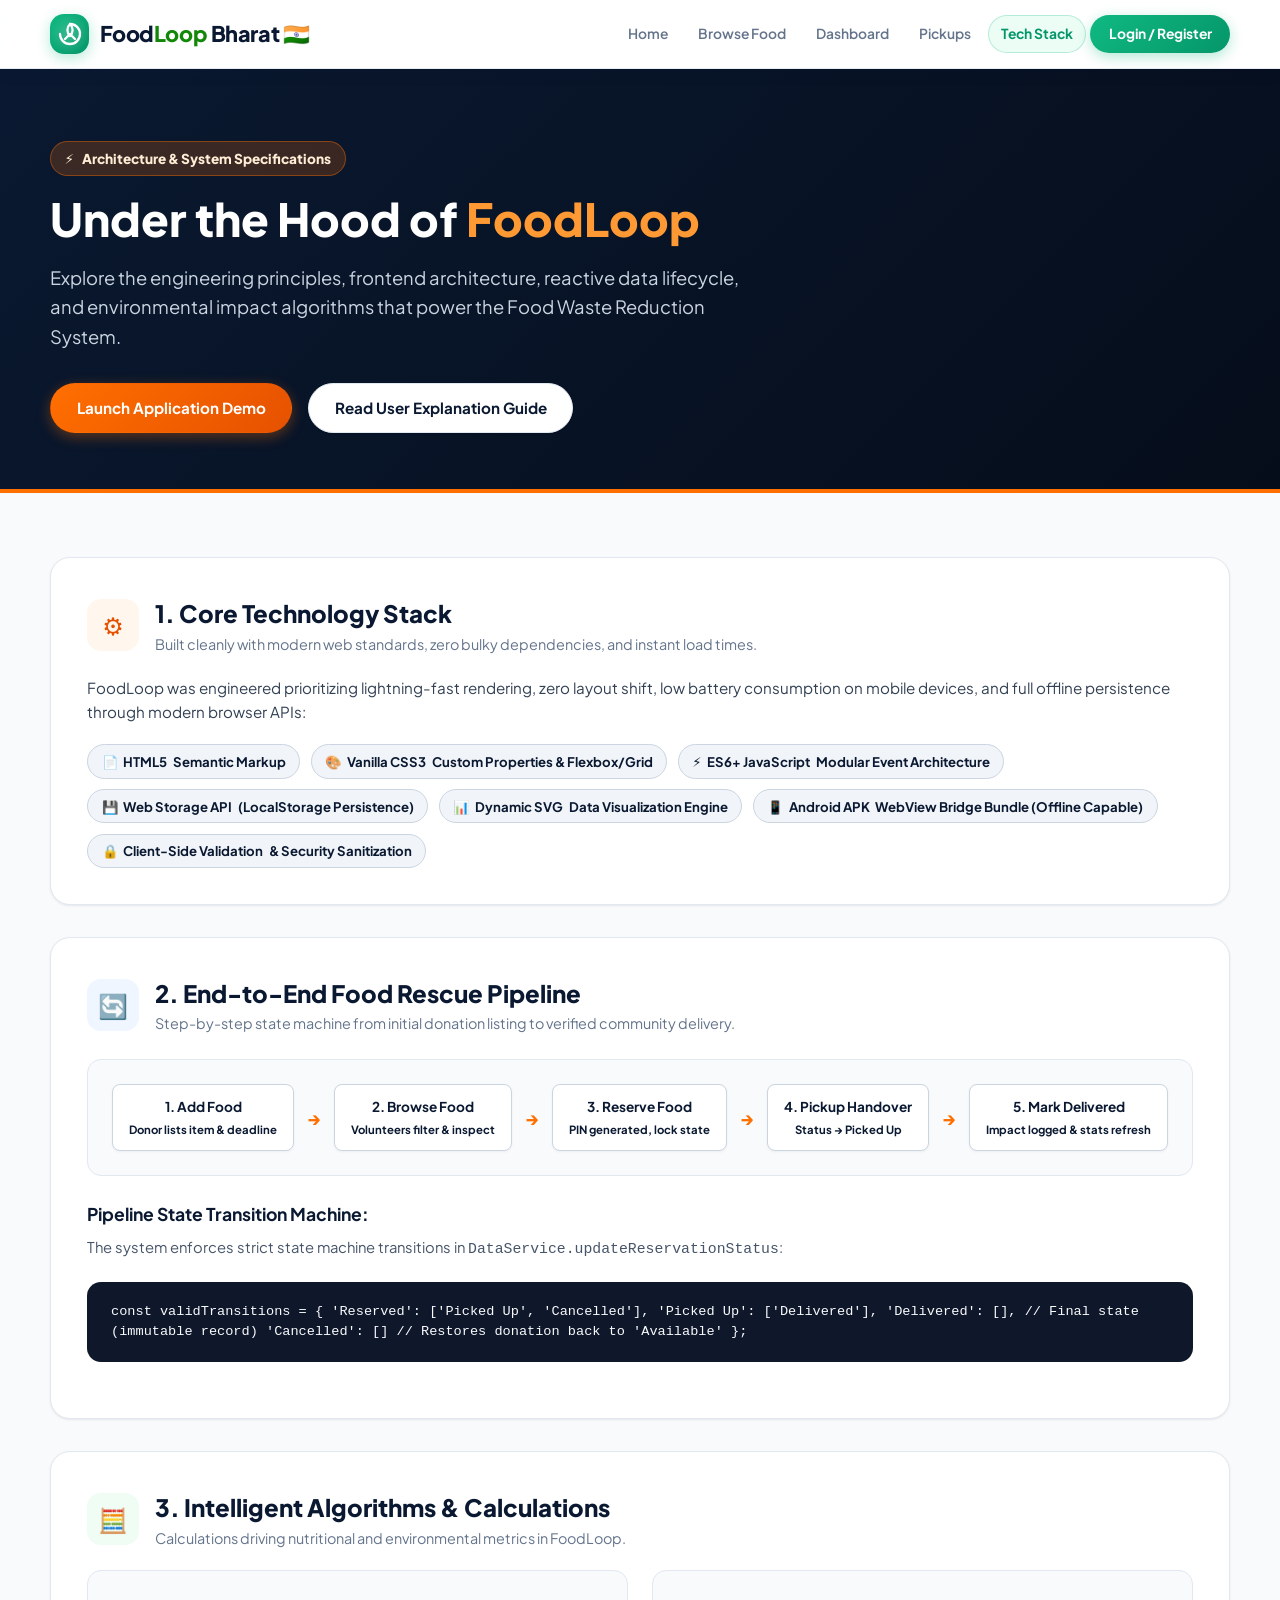
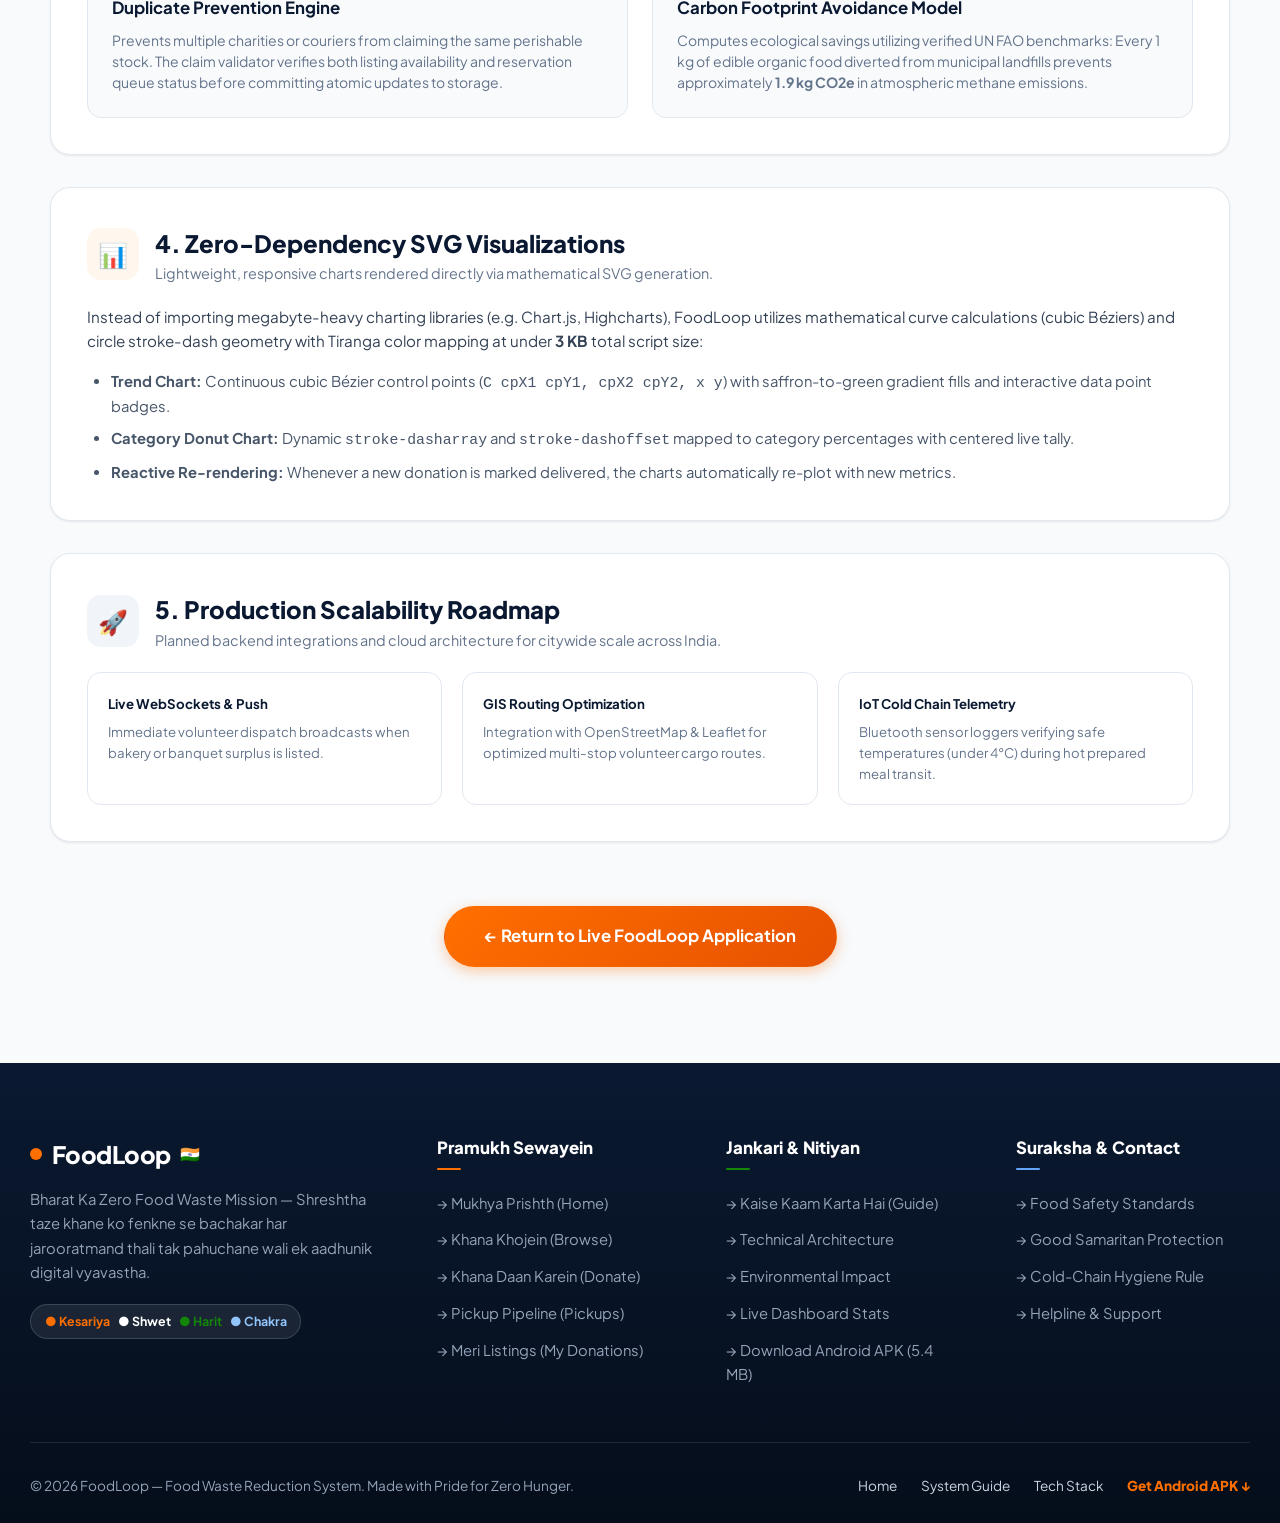
<file: android/app/src/main/assets/technology.html>
<!DOCTYPE html>
<html lang="en">
<head>
  <meta charset="UTF-8">
  <meta name="viewport" content="width=device-width, initial-scale=1.0">
  <title>FoodLoop — Architecture & Technology Documentation</title>
  <meta name="description" content="Technical documentation and architecture specification for FoodLoop — Food Waste Reduction System. Explaining the technology stack, algorithmic workflows, and design patterns.">
  
  <!-- Modern Google Fonts: Plus Jakarta Sans -->
  <link rel="preconnect" href="https://fonts.googleapis.com">
  <link rel="preconnect" href="https://fonts.gstatic.com" crossorigin>
  <link href="https://fonts.googleapis.com/css2?family=Plus+Jakarta+Sans:wght@400;500;600;700;800&display=swap" rel="stylesheet">
  
  <!-- Stylesheets -->
  <link rel="stylesheet" href="css/styles.css">
  
  <style>
    .tech-hero {
      background: linear-gradient(135deg, #0A1931 0%, #050D1A 100%);
      color: white;
      padding: 4.5rem 0 3.5rem;
      border-bottom: 4px solid var(--color-saffron);
    }
    .tech-badge {
      display: inline-flex;
      align-items: center;
      gap: 0.5rem;
      background: rgba(255, 111, 0, 0.2);
      border: 1px solid rgba(255, 111, 0, 0.4);
      color: #FFEDD5;
      padding: 0.35rem 0.85rem;
      border-radius: var(--radius-full);
      font-size: 0.85rem;
      font-weight: 800;
      margin-bottom: 1rem;
    }
    .tech-card {
      background: white;
      border: 1px solid var(--color-border);
      border-radius: var(--radius-lg);
      padding: 2.25rem;
      box-shadow: var(--shadow-sm);
      margin-bottom: 2rem;
      transition: all var(--transition-normal);
    }
    .tech-card:hover {
      box-shadow: var(--shadow-md);
      border-color: rgba(255, 111, 0, 0.3);
    }
    .tech-card-header {
      display: flex;
      align-items: center;
      gap: 1rem;
      margin-bottom: 1.25rem;
    }
    .tech-icon-box {
      width: 3.25rem;
      height: 3.25rem;
      border-radius: var(--radius-md);
      display: flex;
      align-items: center;
      justify-content: center;
      font-size: 1.5rem;
      flex-shrink: 0;
    }
    .tech-stack-pill-grid {
      display: flex;
      flex-wrap: wrap;
      gap: 0.65rem;
      margin-top: 1.25rem;
    }
    .tech-pill {
      background: #F1F5F9;
      border: 1px solid #CBD5E1;
      color: #0A1931;
      font-size: 0.825rem;
      font-weight: 700;
      padding: 0.35rem 0.85rem;
      border-radius: var(--radius-full);
      display: inline-flex;
      align-items: center;
      gap: 0.35rem;
    }
    .workflow-flowchart {
      background: #F8FAFC;
      border: 1px solid #E2E8F0;
      border-radius: var(--radius-md);
      padding: 1.5rem;
      display: flex;
      align-items: center;
      justify-content: space-between;
      flex-wrap: wrap;
      gap: 0.75rem;
      margin: 1.5rem 0;
    }
    .flow-node {
      background: white;
      border: 1px solid #CBD5E1;
      border-radius: var(--radius-sm);
      padding: 0.65rem 1rem;
      font-size: 0.85rem;
      font-weight: 700;
      color: #0A1931;
      text-align: center;
      box-shadow: 0 1px 3px rgba(0,0,0,0.05);
    }
    .flow-arrow {
      color: var(--color-saffron);
      font-weight: 800;
      font-size: 1.1rem;
    }
    .code-snippet {
      background: #0F172A;
      color: #F8FAFC;
      padding: 1.25rem 1.5rem;
      border-radius: var(--radius-md);
      font-family: 'Courier New', Courier, monospace;
      font-size: 0.85rem;
      overflow-x: auto;
      margin: 1.25rem 0;
      line-height: 1.5;
    }
  </style>
</head>
<body>

  <!-- Sticky Site Header -->
  <header class="site-header">
    <!-- Top Tiranga Ribbon Accent -->
    <div class="tiranga-ribbon-bar"></div>
    <div class="container">
      <nav class="navbar" aria-label="Main Navigation">
        <a href="index.html#home" class="brand-logo">
          <div class="brand-icon-wrapper" aria-hidden="true">
            <svg width="24" height="24" viewBox="0 0 24 24" fill="none" stroke="currentColor" stroke-width="2.3" stroke-linecap="round" stroke-linejoin="round">
              <path d="M12 2a10 10 0 0 1 10 10c0 5.523-4.477 10-10 10S2 17.523 2 12"/>
              <path d="M12 2c3.5 3.5 3.5 8.5 0 12-3.5-3.5-3.5-8.5 0-12z"/>
              <path d="M7 17l5-5 5 5"/>
            </svg>
          </div>
          <span class="brand-text">Food<span class="highlight">Loop</span> <span class="brand-tiranga-badge">Bharat 🇮🇳</span></span>
        </a>

        <ul class="nav-links">
          <li><a href="index.html#home" class="nav-link">Home</a></li>
          <li><a href="index.html#browse" class="nav-link">Browse Food</a></li>
          <li><a href="index.html#dashboard" class="nav-link">Dashboard</a></li>
          <li><a href="index.html#reservations" class="nav-link">Pickups</a></li>
          <li><a href="technology.html" class="nav-link active">Tech Stack</a></li>
          <li><a href="index.html#home" class="nav-link nav-auth-btn">Login / Register</a></li>
        </ul>
      </nav>
    </div>
  </header>

  <!-- Tech Hero -->
  <section class="tech-hero">
    <div class="container">
      <div class="tech-badge">
        <span>⚡</span> Architecture & System Specifications
      </div>
      <h1 style="font-size: 2.85rem; font-weight: 800; line-height: 1.2; margin-bottom: 1rem;">
        Under the Hood of <span style="color: #FF9933;">FoodLoop</span>
      </h1>
      <p style="font-size: 1.15rem; color: #CBD5E1; max-width: 720px; line-height: 1.6;">
        Explore the engineering principles, frontend architecture, reactive data lifecycle, and environmental impact algorithms that power the Food Waste Reduction System.
      </p>
      <div style="margin-top: 2rem; display: flex; gap: 1rem; flex-wrap: wrap;">
        <a href="index.html#browse" class="btn btn-primary">
          Launch Application Demo
        </a>
        <a href="explain.html" class="btn btn-secondary">
          Read User Explanation Guide
        </a>
      </div>
    </div>
  </section>

  <!-- Main Tech Content -->
  <main class="container" style="padding: 4rem 1.25rem;">

    <!-- 1. Technical Stack Overview -->
    <article class="tech-card">
      <div class="tech-card-header">
        <div class="tech-icon-box" style="background: var(--color-saffron-light); color: var(--color-saffron-hover);">⚙️</div>
        <div>
          <h2 style="font-size: 1.5rem; font-weight: 800; color: #0A1931;">1. Core Technology Stack</h2>
          <p style="font-size: 0.9rem; color: #64748B;">Built cleanly with modern web standards, zero bulky dependencies, and instant load times.</p>
        </div>
      </div>

      <p style="font-size: 0.95rem; color: #334155; line-height: 1.6; margin-bottom: 1rem;">
        FoodLoop was engineered prioritizing lightning-fast rendering, zero layout shift, low battery consumption on mobile devices, and full offline persistence through modern browser APIs:
      </p>

      <div class="tech-stack-pill-grid">
        <span class="tech-pill">📄 <strong>HTML5</strong> Semantic Markup</span>
        <span class="tech-pill">🎨 <strong>Vanilla CSS3</strong> Custom Properties & Flexbox/Grid</span>
        <span class="tech-pill">⚡ <strong>ES6+ JavaScript</strong> Modular Event Architecture</span>
        <span class="tech-pill">💾 <strong>Web Storage API</strong> (LocalStorage Persistence)</span>
        <span class="tech-pill">📊 <strong>Dynamic SVG</strong> Data Visualization Engine</span>
        <span class="tech-pill">📱 <strong>Android APK</strong> WebView Bridge Bundle (Offline Capable)</span>
        <span class="tech-pill">🔒 <strong>Client-Side Validation</strong> & Security Sanitization</span>
      </div>
    </article>

    <!-- 2. End-to-End Workflow & Pipeline -->
    <article class="tech-card">
      <div class="tech-card-header">
        <div class="tech-icon-box" style="background: #EFF6FF; color: #1E3A8A;">🔄</div>
        <div>
          <h2 style="font-size: 1.5rem; font-weight: 800; color: #0A1931;">2. End-to-End Food Rescue Pipeline</h2>
          <p style="font-size: 0.9rem; color: #64748B;">Step-by-step state machine from initial donation listing to verified community delivery.</p>
        </div>
      </div>

      <div class="workflow-flowchart">
        <div class="flow-node">
          <strong>1. Add Food</strong><br>
          <small>Donor lists item & deadline</small>
        </div>
        <div class="flow-arrow">&rarr;</div>
        <div class="flow-node">
          <strong>2. Browse Food</strong><br>
          <small>Volunteers filter & inspect</small>
        </div>
        <div class="flow-arrow">&rarr;</div>
        <div class="flow-node">
          <strong>3. Reserve Food</strong><br>
          <small>PIN generated, lock state</small>
        </div>
        <div class="flow-arrow">&rarr;</div>
        <div class="flow-node">
          <strong>4. Pickup Handover</strong><br>
          <small>Status &rarr; Picked Up</small>
        </div>
        <div class="flow-arrow">&rarr;</div>
        <div class="flow-node">
          <strong>5. Mark Delivered</strong><br>
          <small>Impact logged & stats refresh</small>
        </div>
      </div>

      <h4 style="font-size: 1.1rem; font-weight: 700; color: #0A1931; margin: 1.5rem 0 0.5rem;">Pipeline State Transition Machine:</h4>
      <p style="font-size: 0.925rem; color: #475569; line-height: 1.6;">
        The system enforces strict state machine transitions in <code>DataService.updateReservationStatus</code>:
      </p>
      <div class="code-snippet">
const validTransitions = {
  'Reserved': ['Picked Up', 'Cancelled'],
  'Picked Up': ['Delivered'],
  'Delivered': [],    // Final state (immutable record)
  'Cancelled': []    // Restores donation back to 'Available'
};
      </div>
    </article>

    <!-- 3. Key Algorithmic Components -->
    <article class="tech-card">
      <div class="tech-card-header">
        <div class="tech-icon-box" style="background: var(--color-green-light); color: var(--color-green);">🧮</div>
        <div>
          <h2 style="font-size: 1.5rem; font-weight: 800; color: #0A1931;">3. Intelligent Algorithms & Calculations</h2>
          <p style="font-size: 0.9rem; color: #64748B;">Calculations driving nutritional and environmental metrics in FoodLoop.</p>
        </div>
      </div>

      <div style="display: grid; grid-template-columns: 1fr 1fr; gap: 1.5rem;">
        <div style="background: #F8FAFC; border: 1px solid #E2E8F0; border-radius: var(--radius-md); padding: 1.5rem;">
          <h4 style="font-size: 1.05rem; font-weight: 700; color: #0A1931; margin-bottom: 0.5rem;">Duplicate Prevention Engine</h4>
          <p style="font-size: 0.875rem; color: #64748B; line-height: 1.5;">
            Prevents multiple charities or couriers from claiming the same perishable stock. The claim validator verifies both listing availability and reservation queue status before committing atomic updates to storage.
          </p>
        </div>

        <div style="background: #F8FAFC; border: 1px solid #E2E8F0; border-radius: var(--radius-md); padding: 1.5rem;">
          <h4 style="font-size: 1.05rem; font-weight: 700; color: #0A1931; margin-bottom: 0.5rem;">Carbon Footprint Avoidance Model</h4>
          <p style="font-size: 0.875rem; color: #64748B; line-height: 1.5;">
            Computes ecological savings utilizing verified UN FAO benchmarks: Every 1 kg of edible organic food diverted from municipal landfills prevents approximately <strong>1.9 kg CO2e</strong> in atmospheric methane emissions.
          </p>
        </div>
      </div>
    </article>

    <!-- 4. Interactive SVG Visualizations -->
    <article class="tech-card">
      <div class="tech-card-header">
        <div class="tech-icon-box" style="background: var(--color-saffron-light); color: var(--color-saffron-hover);">📊</div>
        <div>
          <h2 style="font-size: 1.5rem; font-weight: 800; color: #0A1931;">4. Zero-Dependency SVG Visualizations</h2>
          <p style="font-size: 0.9rem; color: #64748B;">Lightweight, responsive charts rendered directly via mathematical SVG generation.</p>
        </div>
      </div>

      <p style="font-size: 0.95rem; color: #334155; line-height: 1.6; margin-bottom: 1rem;">
        Instead of importing megabyte-heavy charting libraries (e.g. Chart.js, Highcharts), FoodLoop utilizes mathematical curve calculations (cubic Béziers) and circle stroke-dash geometry with Tiranga color mapping at under <strong>3 KB</strong> total script size:
      </p>

      <ul style="margin-left: 1.5rem; color: #475569; font-size: 0.925rem; display: flex; flex-direction: column; gap: 0.5rem;">
        <li><strong>Trend Chart:</strong> Continuous cubic Bézier control points (<code>C cpX1 cpY1, cpX2 cpY2, x y</code>) with saffron-to-green gradient fills and interactive data point badges.</li>
        <li><strong>Category Donut Chart:</strong> Dynamic <code>stroke-dasharray</code> and <code>stroke-dashoffset</code> mapped to category percentages with centered live tally.</li>
        <li><strong>Reactive Re-rendering:</strong> Whenever a new donation is marked delivered, the charts automatically re-plot with new metrics.</li>
      </ul>
    </article>

    <!-- 5. Future Scalability Roadmap -->
    <article class="tech-card">
      <div class="tech-card-header">
        <div class="tech-icon-box" style="background: #F1F5F9; color: #0A1931;">🚀</div>
        <div>
          <h2 style="font-size: 1.5rem; font-weight: 800; color: #0A1931;">5. Production Scalability Roadmap</h2>
          <p style="font-size: 0.9rem; color: #64748B;">Planned backend integrations and cloud architecture for citywide scale across India.</p>
        </div>
      </div>

      <div style="display: grid; grid-template-columns: repeat(3, 1fr); gap: 1.25rem;">
        <div style="border: 1px solid #E2E8F0; border-radius: var(--radius-md); padding: 1.25rem;">
          <h5 style="font-weight: 700; color: #0A1931; margin-bottom: 0.4rem;">Live WebSockets & Push</h5>
          <p style="font-size: 0.825rem; color: #64748B;">Immediate volunteer dispatch broadcasts when bakery or banquet surplus is listed.</p>
        </div>
        <div style="border: 1px solid #E2E8F0; border-radius: var(--radius-md); padding: 1.25rem;">
          <h5 style="font-weight: 700; color: #0A1931; margin-bottom: 0.4rem;">GIS Routing Optimization</h5>
          <p style="font-size: 0.825rem; color: #64748B;">Integration with OpenStreetMap & Leaflet for optimized multi-stop volunteer cargo routes.</p>
        </div>
        <div style="border: 1px solid #E2E8F0; border-radius: var(--radius-md); padding: 1.25rem;">
          <h5 style="font-weight: 700; color: #0A1931; margin-bottom: 0.4rem;">IoT Cold Chain Telemetry</h5>
          <p style="font-size: 0.825rem; color: #64748B;">Bluetooth sensor loggers verifying safe temperatures (under 4°C) during hot prepared meal transit.</p>
        </div>
      </div>
    </article>

    <!-- Return to App Banner -->
    <div style="text-align: center; padding: 2rem 0;">
      <a href="index.html#home" class="btn btn-primary" style="padding: 1rem 2.5rem; font-size: 1.05rem;">
        &larr; Return to Live FoodLoop Application
      </a>
    </div>

  </main>

  <!-- =========================================================================
       REDESIGNED TIRANGA FOOTER
       ========================================================================= -->
  <footer class="site-footer">
    <div class="footer-top-accent"></div>
    <div class="container footer-inner">
      <div class="footer-grid">
        <div class="footer-brand">
          <h4>
            <span style="display: inline-block; width: 12px; height: 12px; border-radius: 50%; background: #FF6F00;"></span>
            FoodLoop <span style="font-size: 1rem;">🇮🇳</span>
          </h4>
          <p>
            Bharat Ka Zero Food Waste Mission — Shreshtha taze khane ko fenkne se bachakar har jarooratmand thali tak pahuchane wali ek aadhunik digital vyavastha.
          </p>
          <div class="footer-tiranga-badge">
            <span style="color: #FF6F00;">● Kesariya</span>
            <span style="color: #FFFFFF;">● Shwet</span>
            <span style="color: #138808;">● Harit</span>
            <span style="color: #93C5FD;">● Chakra</span>
          </div>
        </div>

        <div class="footer-col">
          <h5>Pramukh Sewayein</h5>
          <ul>
            <li><a href="index.html#home">&rarr; Mukhya Prishth (Home)</a></li>
            <li><a href="index.html#browse">&rarr; Khana Khojein (Browse)</a></li>
            <li><a href="index.html#add">&rarr; Khana Daan Karein (Donate)</a></li>
            <li><a href="index.html#reservations">&rarr; Pickup Pipeline (Pickups)</a></li>
            <li><a href="index.html#my-donations">&rarr; Meri Listings (My Donations)</a></li>
          </ul>
        </div>

        <div class="footer-col green-col">
          <h5>Jankari & Nitiyan</h5>
          <ul>
            <li><a href="explain.html">&rarr; Kaise Kaam Karta Hai (Guide)</a></li>
            <li><a href="technology.html">&rarr; Technical Architecture</a></li>
            <li><a href="index.html#impact">&rarr; Environmental Impact</a></li>
            <li><a href="index.html#dashboard">&rarr; Live Dashboard Stats</a></li>
            <li><a href="FoodLoop.apk">&rarr; Download Android APK (5.4 MB)</a></li>
          </ul>
        </div>

        <div class="footer-col chakra-col">
          <h5>Suraksha & Contact</h5>
          <ul>
            <li><a href="explain.html">&rarr; Food Safety Standards</a></li>
            <li><a href="explain.html">&rarr; Good Samaritan Protection</a></li>
            <li><a href="explain.html">&rarr; Cold-Chain Hygiene Rule</a></li>
            <li><a href="#" onclick="alert('FoodLoop Volunteer Helpline: 1800-FOOD-LOOP (Demo)'); return false;">&rarr; Helpline & Support</a></li>
          </ul>
        </div>
      </div>

      <div class="footer-bottom">
        <div>
          &copy; 2026 FoodLoop — Food Waste Reduction System. Made with Pride for Zero Hunger.
        </div>
        <div class="footer-bottom-links">
          <a href="index.html#home">Home</a>
          <a href="explain.html">System Guide</a>
          <a href="technology.html">Tech Stack</a>
          <a href="FoodLoop.apk" style="color: #FF6F00; font-weight: 800;">Get Android APK &darr;</a>
        </div>
      </div>
    </div>
  </footer>

</body>
</html>
</file>
<file: css/styles.css>
/* ==========================================================================
   FoodLoop — Food Waste Reduction System
   Design System & Styling
   Theme: Tiranga (Saffron #FF6F00, White #FFFFFF, India Green #138808, Chakra Navy #0A1931)
   ========================================================================== */

:root {
  /* Tiranga Palette */
  --color-saffron: #FF6F00;
  --color-saffron-hover: #E65100;
  --color-saffron-light: #FFF7ED;
  --color-saffron-50: #FFFBEB;
  --color-saffron-subtle: #FFEDD5;

  --color-green: #138808;
  --color-green-hover: #0E6606;
  --color-green-light: #F0FDF4;
  --color-green-subtle: #DCFCE7;
  --color-green-dark: #0A5C05;

  --color-navy: #0A1931;
  --color-navy-dark: #050D1A;
  --color-navy-light: #EFF6FF;
  --color-navy-subtle: #F1F5F9;
  --color-chakra: #1E3A8A;
  --color-chakra-glow: rgba(30, 58, 138, 0.15);

  --color-rose: #DC2626;
  --color-rose-light: #FEF2F2;

  --color-bg: #F8FAFC;
  --color-surface: #FFFFFF;
  --color-surface-translucent: rgba(255, 255, 255, 0.88);

  --color-text-main: #0F172A;
  --color-text-muted: #64748B;
  --color-text-light: #94A3B8;
  --color-border: #E2E8F0;
  --color-border-hover: #CBD5E1;

  --font-family: 'Plus Jakarta Sans', system-ui, -apple-system, BlinkMacSystemFont, 'Segoe UI', Roboto, sans-serif;
  --radius-sm: 8px;
  --radius-md: 14px;
  --radius-lg: 20px;
  --radius-full: 9999px;

  --shadow-sm: 0 1px 3px rgba(10, 25, 49, 0.05), 0 1px 2px rgba(10, 25, 49, 0.03);
  --shadow-md: 0 6px 18px -2px rgba(10, 25, 49, 0.08), 0 2px 6px -1px rgba(10, 25, 49, 0.04);
  --shadow-lg: 0 14px 34px -4px rgba(10, 25, 49, 0.12), 0 6px 14px -2px rgba(10, 25, 49, 0.06);
  --shadow-hover: 0 20px 40px -6px rgba(255, 111, 0, 0.16), 0 10px 18px -4px rgba(19, 136, 8, 0.12);

  --transition-fast: 150ms cubic-bezier(0.4, 0, 0.2, 1);
  --transition-normal: 250ms cubic-bezier(0.4, 0, 0.2, 1);
}

/* Base Resets */
*, *::before, *::after {
  box-sizing: border-box;
  margin: 0;
  padding: 0;
}

html {
  font-family: var(--font-family);
  color: var(--color-text-main);
  background-color: var(--color-bg);
  scroll-behavior: smooth;
  line-height: 1.6;
  -webkit-font-smoothing: antialiased;
}

body {
  min-height: 100vh;
  display: flex;
  flex-direction: column;
}

img {
  max-width: 100%;
  display: block;
}

a {
  color: inherit;
  text-decoration: none;
}

button, input, select, textarea {
  font-family: inherit;
  font-size: inherit;
}

/* Utility Containers */
.container {
  width: 100%;
  max-width: 1220px;
  margin-left: auto;
  margin-right: auto;
  padding-left: 1.25rem;
  padding-right: 1.25rem;
}

/* ==========================================================================
   Announcement / Accent Bar (Hidden per user request)
   ========================================================================== */
.tiranga-ribbon-bar {
  display: none !important;
}

/* ==========================================================================
   Header & Navbar (Polished Top Bar - Single Row Fit)
   ========================================================================== */
.site-header {
  position: sticky;
  top: 0;
  z-index: 100;
  background: var(--color-surface-translucent);
  backdrop-filter: blur(16px);
  -webkit-backdrop-filter: blur(16px);
  border-bottom: 1px solid rgba(226, 232, 240, 0.85);
  box-shadow: 0 4px 20px rgba(10, 25, 49, 0.04);
  transition: all var(--transition-normal);
}

.navbar {
  display: flex;
  align-items: center;
  justify-content: space-between;
  height: 4.25rem;
  gap: 1rem;
}

.brand-logo {
  display: flex;
  align-items: center;
  gap: 0.65rem;
  font-size: 1.35rem;
  font-weight: 800;
  color: var(--color-navy);
  letter-spacing: -0.02em;
  white-space: nowrap;
  flex-shrink: 0;
}

.brand-icon-wrapper {
  width: 2.45rem;
  height: 2.45rem;
  background: linear-gradient(135deg, #10B981 0%, #059669 100%);
  border-radius: var(--radius-md);
  display: flex;
  align-items: center;
  justify-content: center;
  color: white;
  box-shadow: 0 4px 14px rgba(16, 185, 129, 0.3);
  position: relative;
  overflow: hidden;
  flex-shrink: 0;
}

.brand-icon-wrapper::after {
  content: '';
  position: absolute;
  inset: 0;
  background: radial-gradient(circle at center, rgba(255, 255, 255, 0.2) 0%, transparent 70%);
}

.brand-logo span.highlight {
  color: var(--color-green);
}

.brand-logo span.saffron-dot {
  color: #10B981;
}

.nav-links {
  display: flex;
  align-items: center;
  gap: 0.25rem;
  list-style: none;
  flex-wrap: nowrap;
}

.nav-link {
  display: inline-flex;
  align-items: center;
  gap: 0.35rem;
  padding: 0.45rem 0.75rem;
  border-radius: var(--radius-full);
  color: var(--color-text-muted);
  font-weight: 600;
  font-size: 0.865rem;
  transition: all var(--transition-fast);
  cursor: pointer;
  border: 1px solid transparent;
  white-space: nowrap;
}

.nav-link:hover {
  color: var(--color-navy);
  background-color: var(--color-navy-light);
}

.nav-link.active {
  color: #059669;
  background-color: #ECFDF5;
  border-color: rgba(16, 185, 129, 0.25);
  font-weight: 700;
}

.nav-badge {
  background-color: #059669;
  color: #FFFFFF;
  font-size: 0.7rem;
  font-weight: 800;
  padding: 0.1rem 0.45rem;
  border-radius: var(--radius-full);
  margin-left: 0.2rem;
  box-shadow: 0 2px 4px rgba(5, 150, 105, 0.25);
}

.nav-badge.green-badge {
  background-color: #059669;
}

.nav-cta-btn {
  background: linear-gradient(135deg, #10B981 0%, #059669 100%);
  color: white !important;
  font-weight: 700;
  font-size: 0.865rem;
  padding: 0.48rem 1.15rem !important;
  border-radius: var(--radius-full);
  box-shadow: 0 4px 14px rgba(16, 185, 129, 0.32);
  transition: all var(--transition-fast);
  white-space: nowrap;
  flex-shrink: 0;
}

.nav-cta-btn:hover {
  box-shadow: 0 6px 20px rgba(16, 185, 129, 0.48);
  transform: translateY(-2px);
}

.nav-auth-btn {
  background: linear-gradient(135deg, #10B981 0%, #059669 100%);
  color: white !important;
  font-weight: 700;
  font-size: 0.865rem;
  padding: 0.48rem 1.15rem !important;
  border-radius: var(--radius-full);
  box-shadow: 0 4px 14px rgba(16, 185, 129, 0.32);
  transition: all var(--transition-fast);
  white-space: nowrap;
  flex-shrink: 0;
  display: inline-flex;
  align-items: center;
  gap: 0.45rem;
  cursor: pointer;
  border: none;
}

.nav-auth-btn:hover {
  box-shadow: 0 6px 20px rgba(16, 185, 129, 0.48);
  transform: translateY(-2px);
}

.user-profile-pill {
  display: inline-flex;
  align-items: center;
  gap: 0.55rem;
  background: white;
  border: 1.5px solid #10B981;
  padding: 0.25rem 0.55rem 0.25rem 0.35rem;
  border-radius: var(--radius-full);
  box-shadow: 0 2px 8px rgba(16, 185, 129, 0.15);
  cursor: pointer;
  transition: all var(--transition-fast);
}

.user-profile-pill:hover {
  background: #F0FDF4;
  transform: translateY(-1px);
}

.user-avatar-badge {
  width: 1.95rem;
  height: 1.95rem;
  border-radius: var(--radius-full);
  background: linear-gradient(135deg, #10B981, #059669);
  color: white;
  font-weight: 800;
  font-size: 0.85rem;
  display: flex;
  align-items: center;
  justify-content: center;
}

.user-info-text {
  display: flex;
  flex-direction: column;
  line-height: 1.15;
  text-align: left;
}

.user-info-text .user-name {
  font-size: 0.825rem;
  font-weight: 800;
  color: var(--color-navy);
  max-width: 115px;
  overflow: hidden;
  text-overflow: ellipsis;
  white-space: nowrap;
}

.user-info-text .user-role-tag {
  font-size: 0.675rem;
  font-weight: 700;
  color: #059669;
  text-transform: uppercase;
  letter-spacing: 0.03em;
}

.btn-logout {
  background: none;
  border: none;
  color: #94A3B8;
  cursor: pointer;
  padding: 0.25rem;
  border-radius: var(--radius-sm);
  display: flex;
  align-items: center;
  justify-content: center;
  transition: color var(--transition-fast);
}

.btn-logout:hover {
  color: #DC2626;
  background: #FEF2F2;
}

.mobile-menu-btn {
  display: none;
  background: none;
  border: 1px solid var(--color-border);
  padding: 0.5rem;
  border-radius: var(--radius-sm);
  color: var(--color-navy);
  cursor: pointer;
}

/* ==========================================================================
   Main Content Views Manager
   ========================================================================== */
.app-view {
  display: none;
  opacity: 0;
  transition: opacity var(--transition-normal);
  padding-bottom: 4.5rem;
}

.app-view.active-view {
  display: block;
  opacity: 1;
  animation: fadeIn 0.3s cubic-bezier(0.16, 1, 0.3, 1) forwards;
}

@keyframes fadeIn {
  from {
    opacity: 0;
    transform: translateY(8px);
  }
  to {
    opacity: 1;
    transform: translateY(0);
  }
}

/* ==========================================================================
   Hero Section (Tiranga Elegance)
   ========================================================================== */
.hero-section {
  position: relative;
  overflow: hidden;
  padding: 4.5rem 0 3.5rem;
  background: radial-gradient(120% 120% at 50% 10%, #FFF7ED 0%, #F8FAFC 55%, #F0FDF4 100%);
  border-bottom: 1px solid var(--color-border);
}

.hero-grid {
  display: grid;
  grid-template-columns: 1.15fr 0.85fr;
  align-items: center;
  gap: 3.5rem;
}

.hero-tag {
  display: inline-flex;
  align-items: center;
  gap: 0.5rem;
  background-color: var(--color-saffron-light);
  border: 1px solid var(--color-saffron-subtle);
  color: var(--color-saffron-hover);
  padding: 0.4rem 0.95rem;
  border-radius: var(--radius-full);
  font-size: 0.825rem;
  font-weight: 800;
  margin-bottom: 1.25rem;
}

.hero-title {
  font-size: 3.25rem;
  font-weight: 800;
  line-height: 1.15;
  color: var(--color-navy);
  letter-spacing: -0.03em;
  margin-bottom: 1.25rem;
}

.hero-title .text-gradient-tiranga {
  background: linear-gradient(135deg, #FF6F00 0%, #1E3A8A 50%, #138808 100%);
  -webkit-background-clip: text;
  background-clip: text;
  -webkit-text-fill-color: transparent;
}

.hero-description {
  font-size: 1.15rem;
  color: var(--color-text-muted);
  line-height: 1.65;
  margin-bottom: 2rem;
  max-width: 550px;
}

.hero-actions {
  display: flex;
  align-items: center;
  gap: 1rem;
  flex-wrap: wrap;
  margin-bottom: 2.25rem;
}

/* Buttons */
.btn {
  display: inline-flex;
  align-items: center;
  justify-content: center;
  gap: 0.5rem;
  font-weight: 700;
  font-size: 0.95rem;
  padding: 0.75rem 1.6rem;
  border-radius: var(--radius-full);
  border: 1px solid transparent;
  cursor: pointer;
  transition: all var(--transition-fast);
  text-decoration: none;
}

.btn-primary {
  background: linear-gradient(135deg, var(--color-saffron) 0%, #E65100 100%);
  color: white;
  box-shadow: 0 4px 14px rgba(255, 111, 0, 0.35);
}

.btn-primary:hover {
  box-shadow: 0 6px 20px rgba(255, 111, 0, 0.5);
  transform: translateY(-2px);
}

.btn-secondary {
  background: white;
  color: var(--color-navy);
  border-color: var(--color-border);
  box-shadow: var(--shadow-sm);
}

.btn-secondary:hover {
  background: var(--color-navy-subtle);
  border-color: var(--color-border-hover);
  transform: translateY(-2px);
}

.btn-green {
  background: linear-gradient(135deg, var(--color-green) 0%, #0E6606 100%);
  color: white;
  box-shadow: 0 4px 14px rgba(19, 136, 8, 0.3);
}

.btn-green:hover {
  box-shadow: 0 6px 20px rgba(19, 136, 8, 0.45);
  transform: translateY(-2px);
}

.btn-outline-chakra {
  background: transparent;
  color: var(--color-chakra);
  border-color: var(--color-chakra);
}

.btn-outline-chakra:hover {
  background: var(--color-navy-light);
  transform: translateY(-1px);
}

.btn-sm {
  padding: 0.45rem 0.95rem;
  font-size: 0.85rem;
}

/* Hero Visual Showcase */
.hero-visual-card {
  position: relative;
  border-radius: var(--radius-lg);
  overflow: hidden;
  box-shadow: var(--shadow-lg);
  border: 1px solid rgba(255, 255, 255, 0.8);
  background: white;
}

.hero-main-img {
  width: 100%;
  height: 380px;
  object-fit: cover;
  transition: transform 0.6s ease;
}

.hero-visual-card:hover .hero-main-img {
  transform: scale(1.03);
}

.hero-overlay-stat {
  position: absolute;
  bottom: 1.25rem;
  left: 1.25rem;
  right: 1.25rem;
  background: rgba(255, 255, 255, 0.94);
  backdrop-filter: blur(12px);
  padding: 1rem 1.35rem;
  border-radius: var(--radius-md);
  border: 1px solid rgba(255, 255, 255, 0.85);
  box-shadow: var(--shadow-md);
  display: flex;
  align-items: center;
  justify-content: space-between;
}

.hero-stat-badge {
  position: absolute;
  top: 1.25rem;
  right: 1.25rem;
  background: var(--color-navy);
  color: white;
  padding: 0.5rem 0.9rem;
  border-radius: var(--radius-full);
  font-size: 0.8rem;
  font-weight: 700;
  display: flex;
  align-items: center;
  gap: 0.4rem;
  box-shadow: var(--shadow-md);
}

/* ==========================================================================
   Live Impact Stats Banner (Tricolor Themed)
   ========================================================================== */
.stats-banner {
  background: white;
  border: 1px solid var(--color-border);
  border-radius: var(--radius-lg);
  padding: 1.75rem 2rem;
  box-shadow: var(--shadow-md);
  margin-top: -2.25rem;
  position: relative;
  z-index: 10;
  border-top: 4px solid var(--color-saffron);
}

.stats-grid {
  display: grid;
  grid-template-columns: repeat(4, 1fr);
  gap: 1.5rem;
}

.stat-item {
  display: flex;
  align-items: center;
  gap: 1rem;
}

.stat-icon {
  width: 3.25rem;
  height: 3.25rem;
  border-radius: var(--radius-md);
  display: flex;
  align-items: center;
  justify-content: center;
  flex-shrink: 0;
  font-size: 1.35rem;
}

.stat-icon.saffron { background: var(--color-saffron-light); color: var(--color-saffron-hover); }
.stat-icon.green { background: var(--color-green-light); color: var(--color-green); }
.stat-icon.chakra { background: var(--color-navy-light); color: var(--color-chakra); }
.stat-icon.navy { background: #F1F5F9; color: var(--color-navy); }

.stat-number {
  font-size: 1.85rem;
  font-weight: 800;
  color: var(--color-navy);
  line-height: 1.1;
}

.stat-label {
  font-size: 0.825rem;
  font-weight: 700;
  color: var(--color-text-muted);
  text-transform: uppercase;
  letter-spacing: 0.04em;
}

/* ==========================================================================
   Section Headers
   ========================================================================== */
.section-header {
  margin-bottom: 2.25rem;
  text-align: left;
}

.section-header.centered {
  text-align: center;
  max-width: 700px;
  margin-left: auto;
  margin-right: auto;
}

.section-subtitle {
  color: var(--color-saffron-hover);
  font-weight: 800;
  font-size: 0.85rem;
  text-transform: uppercase;
  letter-spacing: 0.08em;
  margin-bottom: 0.4rem;
  display: block;
}

.section-title {
  font-size: 2.2rem;
  font-weight: 800;
  color: var(--color-navy);
  letter-spacing: -0.02em;
  line-height: 1.25;
}

.section-desc {
  font-size: 1.05rem;
  color: var(--color-text-muted);
  margin-top: 0.5rem;
}

/* How It Works Steps */
.how-it-works-grid {
  display: grid;
  grid-template-columns: repeat(3, 1fr);
  gap: 2rem;
  margin-top: 3rem;
}

.step-card {
  background: white;
  padding: 2.25rem 1.75rem;
  border-radius: var(--radius-lg);
  border: 1px solid var(--color-border);
  box-shadow: var(--shadow-sm);
  transition: all var(--transition-normal);
  position: relative;
}

.step-card:hover {
  transform: translateY(-4px);
  box-shadow: var(--shadow-hover);
  border-color: rgba(255, 111, 0, 0.4);
}

.step-badge {
  position: absolute;
  top: 1.5rem;
  right: 1.5rem;
  font-size: 1.5rem;
  font-weight: 800;
  color: var(--color-border);
}

.step-icon {
  width: 3.5rem;
  height: 3.5rem;
  border-radius: var(--radius-md);
  background: var(--color-saffron-light);
  color: var(--color-saffron-hover);
  display: flex;
  align-items: center;
  justify-content: center;
  margin-bottom: 1.25rem;
  font-size: 1.5rem;
}

.step-title {
  font-size: 1.25rem;
  font-weight: 700;
  color: var(--color-navy);
  margin-bottom: 0.65rem;
}

.step-text {
  font-size: 0.95rem;
  color: var(--color-text-muted);
  line-height: 1.55;
}

/* ==========================================================================
   Food Cards & Grid (Browse Food View)
   ========================================================================== */
.filter-toolbar {
  background: white;
  border: 1px solid var(--color-border);
  border-radius: var(--radius-lg);
  padding: 1.25rem 1.5rem;
  margin-bottom: 2rem;
  box-shadow: var(--shadow-sm);
}

.filter-row-top {
  display: flex;
  align-items: center;
  gap: 1rem;
  flex-wrap: wrap;
  margin-bottom: 1rem;
}

.search-input-box {
  position: relative;
  flex: 1;
  min-width: 260px;
}

.search-input-box svg {
  position: absolute;
  left: 1rem;
  top: 50%;
  transform: translateY(-50%);
  color: var(--color-text-light);
}

.search-input-box input {
  width: 100%;
  padding: 0.75rem 1rem 0.75rem 2.85rem;
  border: 1px solid var(--color-border);
  border-radius: var(--radius-full);
  outline: none;
  font-size: 0.95rem;
  background-color: var(--color-bg);
  transition: all var(--transition-fast);
}

.search-input-box input:focus {
  border-color: var(--color-saffron);
  background-color: white;
  box-shadow: 0 0 0 3px rgba(255, 111, 0, 0.15);
}

.sort-select-box select,
.filter-select select {
  padding: 0.75rem 1.25rem;
  border: 1px solid var(--color-border);
  border-radius: var(--radius-full);
  background-color: var(--color-bg);
  font-weight: 600;
  font-size: 0.9rem;
  color: var(--color-navy);
  outline: none;
  cursor: pointer;
}

.category-pills {
  display: flex;
  align-items: center;
  gap: 0.5rem;
  overflow-x: auto;
  padding-bottom: 0.25rem;
}

.cat-pill {
  padding: 0.45rem 1rem;
  border-radius: var(--radius-full);
  font-size: 0.85rem;
  font-weight: 600;
  color: var(--color-text-muted);
  background: var(--color-bg);
  border: 1px solid var(--color-border);
  cursor: pointer;
  white-space: nowrap;
  transition: all var(--transition-fast);
}

.cat-pill:hover {
  background: var(--color-saffron-light);
  color: var(--color-saffron-hover);
  border-color: var(--color-saffron-subtle);
}

.cat-pill.active {
  background: var(--color-saffron);
  color: white;
  border-color: var(--color-saffron);
  box-shadow: 0 2px 8px rgba(255, 111, 0, 0.3);
}

.food-cards-grid {
  display: grid;
  grid-template-columns: repeat(auto-fill, minmax(320px, 1fr));
  gap: 1.75rem;
}

/* Food Card */
.food-card {
  background: white;
  border: 1px solid var(--color-border);
  border-radius: var(--radius-lg);
  overflow: hidden;
  box-shadow: var(--shadow-sm);
  display: flex;
  flex-direction: column;
  transition: all var(--transition-normal);
  position: relative;
}

.food-card:hover {
  transform: translateY(-4px);
  box-shadow: var(--shadow-hover);
  border-color: rgba(255, 111, 0, 0.35);
}

.food-card-media {
  position: relative;
  height: 200px;
  background-color: #E2E8F0;
  overflow: hidden;
}

.food-card-img {
  width: 100%;
  height: 100%;
  object-fit: cover;
  transition: transform 0.4s ease;
}

.food-card:hover .food-card-img {
  transform: scale(1.05);
}

.food-badge-category {
  position: absolute;
  top: 1rem;
  left: 1rem;
  background: rgba(10, 25, 49, 0.88);
  backdrop-filter: blur(8px);
  color: white;
  font-size: 0.75rem;
  font-weight: 700;
  padding: 0.3rem 0.75rem;
  border-radius: var(--radius-full);
}

.food-badge-status {
  position: absolute;
  top: 1rem;
  right: 1rem;
  font-size: 0.75rem;
  font-weight: 800;
  padding: 0.3rem 0.8rem;
  border-radius: var(--radius-full);
  box-shadow: var(--shadow-sm);
}

.status-available { background-color: var(--color-green-subtle); color: var(--color-green); border: 1px solid #BBF7D0; }
.status-reserved { background-color: var(--color-saffron-subtle); color: var(--color-saffron-hover); border: 1px solid #FED7AA; }
.status-picked-up { background-color: var(--color-navy-light); color: var(--color-chakra); border: 1px solid #BFDBFE; }
.status-delivered { background-color: #F1F5F9; color: #475569; border: 1px solid #CBD5E1; }

.food-card-body {
  padding: 1.35rem 1.4rem;
  display: flex;
  flex-direction: column;
  flex: 1;
}

.food-card-title {
  font-size: 1.2rem;
  font-weight: 700;
  color: var(--color-navy);
  line-height: 1.3;
  margin-bottom: 0.5rem;
}

.food-card-donor {
  display: flex;
  align-items: center;
  gap: 0.4rem;
  font-size: 0.85rem;
  color: var(--color-text-muted);
  margin-bottom: 0.9rem;
}

.food-card-meta-list {
  display: flex;
  flex-direction: column;
  gap: 0.5rem;
  font-size: 0.875rem;
  color: var(--color-text-main);
  margin-bottom: 1.25rem;
}

.meta-row {
  display: flex;
  align-items: center;
  gap: 0.5rem;
}

.meta-row svg {
  color: var(--color-saffron);
  flex-shrink: 0;
}

.deadline-tag {
  color: var(--color-saffron-hover);
  font-weight: 700;
}

.food-card-footer {
  margin-top: auto;
  padding-top: 1rem;
  border-top: 1px solid var(--color-border);
  display: flex;
  align-items: center;
  justify-content: space-between;
  gap: 0.75rem;
}

.quantity-tag {
  font-size: 1.05rem;
  font-weight: 800;
  color: var(--color-navy);
}

.quantity-tag small {
  font-size: 0.75rem;
  font-weight: 600;
  color: var(--color-text-muted);
}

/* Browse Food Quick Pills (Location, Meals, Verified) */
.card-quick-pills {
  display: flex;
  flex-wrap: wrap;
  gap: 0.45rem;
  margin-bottom: 0.9rem;
}

.card-pill-tag {
  display: inline-flex;
  align-items: center;
  gap: 0.35rem;
  font-size: 0.775rem;
  font-weight: 700;
  padding: 0.28rem 0.65rem;
  border-radius: 999px;
  line-height: 1.2;
  transition: all 0.2s ease;
}

.card-pill-tag svg {
  flex-shrink: 0;
}

.pill-distance {
  background: #EFF6FF;
  color: #1D4ED8;
  border: 1px solid #BFDBFE;
}

.pill-portions {
  background: #ECFDF5;
  color: #047857;
  border: 1px solid #A7F3D0;
}

.pill-verified {
  background: #FFF7ED;
  color: #C2410C;
  border: 1px solid #FED7AA;
}

/* ==========================================================================
   Add Food Form & Live Preview
   ========================================================================== */
.form-preview-grid {
  display: grid;
  grid-template-columns: 1.3fr 0.9fr;
  gap: 2.5rem;
  align-items: start;
}

.form-panel {
  background: white;
  border: 1px solid var(--color-border);
  border-radius: var(--radius-lg);
  padding: 2.25rem;
  box-shadow: var(--shadow-sm);
  border-top: 4px solid var(--color-saffron);
}

.form-group {
  margin-bottom: 1.35rem;
}

.form-row {
  display: grid;
  grid-template-columns: 1fr 1fr;
  gap: 1.25rem;
}

.form-label {
  display: block;
  font-weight: 700;
  font-size: 0.875rem;
  color: var(--color-navy);
  margin-bottom: 0.4rem;
}

.form-label .required {
  color: var(--color-rose);
}

.form-control {
  width: 100%;
  padding: 0.75rem 1rem;
  border: 1px solid var(--color-border);
  border-radius: var(--radius-md);
  font-size: 0.95rem;
  color: var(--color-text-main);
  background-color: var(--color-bg);
  outline: none;
  transition: all var(--transition-fast);
}

.form-control:focus {
  border-color: var(--color-saffron);
  background-color: white;
  box-shadow: 0 0 0 3px rgba(255, 111, 0, 0.15);
}

textarea.form-control {
  resize: vertical;
  min-height: 85px;
}

.preset-photo-pills {
  display: flex;
  align-items: center;
  gap: 0.5rem;
  margin-top: 0.65rem;
  flex-wrap: wrap;
}

.photo-pill {
  font-size: 0.775rem;
  font-weight: 700;
  padding: 0.35rem 0.8rem;
  border-radius: var(--radius-full);
  background: var(--color-saffron-light);
  color: var(--color-saffron-hover);
  border: 1px solid var(--color-saffron-subtle);
  cursor: pointer;
  transition: all var(--transition-fast);
}

.photo-pill:hover {
  background: var(--color-saffron);
  color: white;
}

.preview-panel-sticky {
  position: sticky;
  top: 6rem;
}

.preview-box-header {
  margin-bottom: 1rem;
  display: flex;
  align-items: center;
  justify-content: space-between;
}

/* ==========================================================================
   Dashboard Metrics, KPI Cards & Activity Table
   ========================================================================== */
.kpi-grid {
  display: grid;
  grid-template-columns: repeat(auto-fit, minmax(230px, 1fr));
  gap: 1.25rem;
  margin-bottom: 2rem;
}

.kpi-card {
  background: #FFFFFF;
  border: 1px solid var(--color-border);
  border-radius: var(--radius-lg);
  padding: 1.5rem;
  display: flex;
  align-items: flex-start;
  gap: 1.15rem;
  box-shadow: 0 4px 14px rgba(10, 25, 49, 0.04);
  transition: transform 0.2s ease, box-shadow 0.2s ease;
  position: relative;
  overflow: hidden;
}

.kpi-card:hover {
  transform: translateY(-3px);
  box-shadow: 0 10px 24px rgba(10, 25, 49, 0.08);
}

.kpi-card::before {
  content: '';
  position: absolute;
  top: 0;
  left: 0;
  right: 0;
  height: 4px;
}

.kpi-card.green-accent::before { background: #10B981; }
.kpi-card.saffron-accent::before { background: #FF6F00; }
.kpi-card.navy-accent::before { background: #0A1931; }
.kpi-card.chakra-accent::before { background: #0284C7; }

.kpi-icon-wrap {
  width: 48px;
  height: 48px;
  border-radius: 12px;
  display: flex;
  align-items: center;
  justify-content: center;
  flex-shrink: 0;
}

.kpi-icon-wrap.green { background: #ECFDF5; color: #059669; }
.kpi-icon-wrap.saffron { background: #FFF7ED; color: #EA580C; }
.kpi-icon-wrap.navy { background: #EFF6FF; color: #1E40AF; }
.kpi-icon-wrap.chakra { background: #F0F9FF; color: #0284C7; }

.kpi-content {
  flex: 1;
}

.kpi-value {
  font-size: 1.85rem;
  font-weight: 800;
  color: var(--color-navy);
  line-height: 1.1;
  margin-bottom: 0.3rem;
}

.kpi-label {
  font-size: 0.85rem;
  font-weight: 700;
  color: #475569;
  margin-bottom: 0.25rem;
}

.kpi-subtext {
  font-size: 0.775rem;
  font-weight: 600;
  color: #64748B;
}

/* Dashboard Charts Grid */
.dashboard-charts-grid {
  display: grid;
  grid-template-columns: 1fr 1fr;
  gap: 1.5rem;
  margin-bottom: 2rem;
}

@media (max-width: 900px) {
  .dashboard-charts-grid {
    grid-template-columns: 1fr;
  }
}

.dashboard-chart-card {
  background: #FFFFFF;
  border: 1px solid var(--color-border);
  border-radius: var(--radius-lg);
  padding: 1.6rem;
  box-shadow: 0 4px 14px rgba(10, 25, 49, 0.04);
}

.chart-card-header {
  margin-bottom: 1.25rem;
  display: flex;
  justify-content: space-between;
  align-items: center;
}

.chart-card-title {
  font-size: 1.15rem;
  font-weight: 800;
  color: var(--color-navy);
  margin-bottom: 0.25rem;
}

.chart-card-subtitle {
  font-size: 0.825rem;
  color: #64748B;
  font-weight: 500;
}

/* Dashboard Activity Panel & Table */
.dashboard-activity-panel {
  background: #FFFFFF;
  border: 1px solid var(--color-border);
  border-radius: var(--radius-lg);
  padding: 1.75rem;
  box-shadow: 0 4px 14px rgba(10, 25, 49, 0.04);
  margin-bottom: 2.5rem;
}

.dashboard-activity-panel .panel-header {
  display: flex;
  justify-content: space-between;
  align-items: center;
  margin-bottom: 1.5rem;
  padding-bottom: 1rem;
  border-bottom: 1px solid #F1F5F9;
}

.dashboard-activity-panel .panel-header h3 {
  font-size: 1.2rem;
  font-weight: 800;
  color: var(--color-navy);
  margin: 0;
}

.view-all-link {
  font-size: 0.875rem;
  font-weight: 700;
  color: var(--color-saffron);
  text-decoration: none;
  transition: color 0.2s;
}

.view-all-link:hover {
  color: var(--color-saffron-hover);
  text-decoration: underline;
}

.table-responsive {
  width: 100%;
  overflow-x: auto;
}

.activity-table {
  width: 100%;
  border-collapse: separate;
  border-spacing: 0;
  font-size: 0.875rem;
}

.activity-table th {
  background: #F8FAFC;
  color: #475569;
  font-weight: 700;
  text-transform: uppercase;
  font-size: 0.75rem;
  letter-spacing: 0.05em;
  padding: 0.9rem 1rem;
  border-bottom: 2px solid #E2E8F0;
  text-align: left;
  white-space: nowrap;
}

.activity-table td {
  padding: 1rem;
  border-bottom: 1px solid #F1F5F9;
  color: #1E293B;
  vertical-align: middle;
}

.activity-table tbody tr:hover {
  background: #F8FAFC;
}

.badge-cat-pill {
  display: inline-block;
  padding: 0.2rem 0.6rem;
  border-radius: 999px;
  font-size: 0.75rem;
  font-weight: 700;
  background: #F1F5F9;
  color: #334155;
  border: 1px solid #E2E8F0;
}

.dash-status-pill {
  display: inline-block;
  padding: 0.25rem 0.65rem;
  border-radius: 999px;
  font-size: 0.775rem;
  font-weight: 700;
}

.badge-available { background: #ECFDF5; color: #047857; border: 1px solid #A7F3D0; }
.badge-reserved { background: #FFF7ED; color: #C2410C; border: 1px solid #FED7AA; }
.badge-picked-up { background: #EFF6FF; color: #1D4ED8; border: 1px solid #BFDBFE; }
.badge-delivered { background: #F1F5F9; color: #475569; border: 1px solid #CBD5E1; }

/* ==========================================================================
   Stepper Pipeline Component
   ========================================================================== */
.stepper-pipeline {
  display: flex;
  align-items: center;
  justify-content: space-between;
  margin: 1.25rem 0;
  position: relative;
}

.stepper-pipeline::before {
  content: '';
  position: absolute;
  top: 18px;
  left: 20px;
  right: 20px;
  height: 3px;
  background-color: var(--color-border);
  z-index: 1;
}

.step-node {
  position: relative;
  z-index: 2;
  display: flex;
  flex-direction: column;
  align-items: center;
  gap: 0.4rem;
}

.step-node-bubble {
  width: 36px;
  height: 36px;
  border-radius: var(--radius-full);
  background-color: white;
  border: 3px solid var(--color-border);
  display: flex;
  align-items: center;
  justify-content: center;
  font-weight: 800;
  font-size: 0.85rem;
  color: var(--color-text-muted);
  transition: all var(--transition-fast);
}

.step-node.completed .step-node-bubble {
  background-color: var(--color-green);
  border-color: var(--color-green);
  color: white;
}

.step-node.current .step-node-bubble {
  background-color: var(--color-saffron);
  border-color: var(--color-saffron);
  color: white;
  box-shadow: 0 0 0 4px rgba(255, 111, 0, 0.2);
}

.step-node-label {
  font-size: 0.775rem;
  font-weight: 700;
  color: var(--color-navy);
}

/* Reservations & Pickups List */
.res-card-list {
  display: flex;
  flex-direction: column;
  gap: 1.25rem;
}

.res-card {
  background: white;
  border: 1px solid var(--color-border);
  border-radius: var(--radius-lg);
  padding: 1.75rem 2rem;
  box-shadow: var(--shadow-sm);
  display: flex;
  flex-direction: column;
  gap: 1.25rem;
  transition: all var(--transition-normal);
}

.res-card:hover {
  box-shadow: var(--shadow-md);
  border-color: rgba(255, 111, 0, 0.3);
}

.res-card-head {
  display: flex;
  align-items: center;
  justify-content: space-between;
  flex-wrap: wrap;
  gap: 0.75rem;
}

.res-pin-badge {
  background: var(--color-navy-light);
  border: 1px dashed var(--color-chakra);
  color: var(--color-chakra);
  font-family: monospace;
  font-size: 0.95rem;
  font-weight: 800;
  padding: 0.35rem 0.8rem;
  border-radius: var(--radius-md);
  display: inline-flex;
  align-items: center;
  gap: 0.5rem;
}

.action-status-btn-group {
  display: flex;
  align-items: center;
  gap: 0.75rem;
  flex-wrap: wrap;
}

/* ==========================================================================
   Modals
   ========================================================================== */
.modal-overlay {
  position: fixed;
  position: fixed;
  inset: 0;
  background-color: rgba(10, 25, 49, 0.65);
  backdrop-filter: blur(4px);
  z-index: 1000;
  display: none;
  align-items: center;
  justify-content: center;
  padding: 1.25rem;
  opacity: 0;
  transition: opacity var(--transition-fast);
  overflow-y: auto;
}

.modal-overlay.active {
  display: flex;
  opacity: 1;
}

.modal-dialog {
  background: white;
  width: 100%;
  max-width: 540px;
  border-radius: var(--radius-lg);
  box-shadow: var(--shadow-lg);
  overflow: hidden;
  animation: modalPop 0.25s cubic-bezier(0.16, 1, 0.3, 1);
  border-top: 4px solid var(--color-saffron);
  max-height: 90vh;
  display: flex;
  flex-direction: column;
}

@keyframes modalPop {
  from {
    transform: scale(0.95) translateY(10px);
    opacity: 0;
  }
  to {
    transform: scale(1) translateY(0);
    opacity: 1;
  }
}

.modal-header {
  padding: 1.25rem 1.75rem;
  border-bottom: 1px solid var(--color-border);
  display: flex;
  align-items: center;
  justify-content: space-between;
}

.modal-title {
  font-size: 1.25rem;
  font-weight: 800;
  color: var(--color-navy);
}

.modal-close-btn {
  background: none;
  border: none;
  font-size: 1.25rem;
  color: var(--color-text-muted);
  cursor: pointer;
  padding: 0.25rem;
  border-radius: var(--radius-sm);
}

.modal-close-btn:hover {
  color: var(--color-navy);
  background-color: var(--color-bg);
}

.modal-body {
  padding: 1.5rem 1.75rem;
  overflow-y: auto;
}

.modal-footer {
  padding: 1rem 1.75rem;
  border-top: 1px solid var(--color-border);
  background-color: var(--color-bg);
  display: flex;
  align-items: center;
  justify-content: flex-end;
  gap: 0.75rem;
}

/* ==========================================================================
   Auth & Registration Modal Styles
   ========================================================================== */
.auth-modal-dialog {
  max-width: 490px;
  border-top: 4px solid var(--color-saffron);
  max-height: 90vh;
  display: flex;
  flex-direction: column;
}

.auth-modal-body {
  padding: 1.5rem 1.75rem;
  overflow-y: auto;
  max-height: calc(90vh - 140px);
}

.auth-modal-body::-webkit-scrollbar {
  width: 6px;
}

.auth-modal-body::-webkit-scrollbar-track {
  background: #F1F5F9;
  border-radius: 4px;
}

.auth-modal-body::-webkit-scrollbar-thumb {
  background: #CBD5E1;
  border-radius: 4px;
}

.auth-modal-body::-webkit-scrollbar-thumb:hover {
  background: #94A3B8;
}

.auth-tabs {
  display: flex;
  background: #F1F5F9;
  padding: 0.35rem;
  border-bottom: 1px solid var(--color-border);
  gap: 0.35rem;
}

.auth-tab-btn {
  flex: 1;
  display: flex;
  align-items: center;
  justify-content: center;
  gap: 0.45rem;
  padding: 0.65rem 1rem;
  border-radius: var(--radius-sm);
  background: transparent;
  border: none;
  font-weight: 700;
  font-size: 0.875rem;
  color: var(--color-text-muted);
  cursor: pointer;
  transition: all var(--transition-fast);
}

.auth-tab-btn.active {
  background: white;
  color: var(--color-saffron);
  box-shadow: 0 2px 6px rgba(0, 0, 0, 0.06);
}

.auth-form-panel {
  display: none;
}

.auth-form-panel.active {
  display: block;
}

.demo-quick-auth {
  display: flex;
  align-items: center;
  gap: 0.5rem;
  padding: 0.75rem 1.75rem;
  background: #ECFDF5;
  border-bottom: 1px solid #A7F3D0;
  flex-wrap: wrap;
}

.demo-auth-label {
  font-size: 0.775rem;
  font-weight: 800;
  color: #065F46;
  text-transform: uppercase;
  letter-spacing: 0.04em;
}

.btn-demo-pill {
  background: white;
  border: 1px solid #6EE7B7;
  color: #047857;
  padding: 0.3rem 0.65rem;
  border-radius: var(--radius-full);
  font-size: 0.775rem;
  font-weight: 700;
  cursor: pointer;
  transition: all var(--transition-fast);
}

.btn-demo-pill:hover {
  background: #059669;
  color: white;
  border-color: #059669;
}

.role-selector-group {
  margin-bottom: 1.25rem;
}

.role-cards-grid {
  display: grid;
  grid-template-columns: 1fr 1fr;
  gap: 0.75rem;
}

.role-option-card {
  display: flex;
  align-items: center;
  gap: 0.65rem;
  padding: 0.75rem;
  border: 1.5px solid var(--color-border);
  border-radius: var(--radius-md);
  background: white;
  cursor: pointer;
  transition: all var(--transition-fast);
}

.role-option-card:hover {
  border-color: #10B981;
  background: #F0FDF4;
}

.role-option-card.active {
  border-color: #10B981;
  background: #ECFDF5;
  box-shadow: 0 0 0 1px #10B981;
}

.role-card-badge {
  font-size: 1.5rem;
  line-height: 1;
}

.role-card-text {
  display: flex;
  flex-direction: column;
}

.role-card-text strong {
  font-size: 0.825rem;
  color: var(--color-navy);
}

.role-card-text small {
  font-size: 0.725rem;
  color: var(--color-text-muted);
  line-height: 1.2;
}

/* User Profile Modal Styles */
.profile-card-header {
  display: flex;
  align-items: center;
  gap: 1rem;
  padding-bottom: 1.25rem;
  border-bottom: 1px solid var(--color-border);
  margin-bottom: 1.25rem;
}

.profile-avatar-large {
  width: 3.5rem;
  height: 3.5rem;
  border-radius: var(--radius-full);
  background: linear-gradient(135deg, #10B981 0%, #059669 100%);
  color: white;
  font-size: 1.5rem;
  font-weight: 800;
  display: flex;
  align-items: center;
  justify-content: center;
  box-shadow: 0 4px 12px rgba(16, 185, 129, 0.25);
}

.role-badge {
  background: #DCFCE7;
  color: #065F46;
  font-size: 0.75rem;
  font-weight: 800;
  padding: 0.2rem 0.6rem;
  border-radius: var(--radius-full);
  text-transform: uppercase;
}

.profile-info-grid {
  display: grid;
  grid-template-columns: 1fr 1fr;
  gap: 0.85rem;
  background: var(--color-bg);
  padding: 1rem;
  border-radius: var(--radius-md);
  border: 1px solid var(--color-border);
}

.profile-info-item {
  display: flex;
  flex-direction: column;
  gap: 0.2rem;
}

.profile-info-item .info-label {
  font-size: 0.75rem;
  color: var(--color-text-muted);
  font-weight: 700;
  text-transform: uppercase;
}

.profile-info-item .info-value {
  font-size: 0.875rem;
  color: var(--color-navy);
  font-weight: 600;
}

.btn-outline-danger {
  background: transparent;
  border: 1px solid #FECACA;
  color: #DC2626;
  padding: 0.5rem 1rem;
  border-radius: var(--radius-md);
  font-size: 0.85rem;
  font-weight: 700;
  display: inline-flex;
  align-items: center;
  gap: 0.4rem;
  cursor: pointer;
  transition: all var(--transition-fast);
}

.btn-outline-danger:hover {
  background: #FEE2E2;
  border-color: #DC2626;
}

/* ==========================================================================
   Toast Notifications
   ========================================================================== */
#toastContainer {
  position: fixed;
  bottom: 2rem;
  right: 2rem;
  z-index: 999;
  display: flex;
  flex-direction: column;
  gap: 0.75rem;
  pointer-events: none;
}

.toast {
  pointer-events: auto;
  background: white;
  border-radius: var(--radius-md);
  padding: 0.9rem 1.25rem;
  box-shadow: var(--shadow-lg);
  display: flex;
  align-items: center;
  gap: 0.75rem;
  font-size: 0.925rem;
  font-weight: 600;
  color: var(--color-navy);
  border-left: 4px solid var(--color-saffron);
  animation: toastSlideIn 0.3s ease-out forwards;
  min-width: 290px;
  max-width: 420px;
}

@keyframes toastSlideIn {
  from {
    transform: translateX(50px);
    opacity: 0;
  }
  to {
    transform: translateX(0);
    opacity: 1;
  }
}

.toast.toast-success { border-color: var(--color-green); }
.toast.toast-error { border-color: var(--color-rose); }
.toast.toast-warning { border-color: var(--color-saffron); }

/* ==========================================================================
   Impact Charts Grid
   ========================================================================== */
.impact-charts-grid {
  display: grid;
  grid-template-columns: 1.3fr 1fr;
  gap: 2rem;
  margin-bottom: 2.5rem;
}

.chart-card {
  background: white;
  border: 1px solid var(--color-border);
  border-radius: var(--radius-lg);
  padding: 1.75rem 2rem;
  box-shadow: var(--shadow-sm);
  border-top: 4px solid var(--color-green);
}

.chart-card-title {
  font-size: 1.2rem;
  font-weight: 800;
  color: var(--color-navy);
  margin-bottom: 0.35rem;
}

.chart-card-subtitle {
  font-size: 0.85rem;
  color: var(--color-text-muted);
  margin-bottom: 1.5rem;
}

/* Donut Chart Layout */
.donut-chart-wrapper {
  display: flex;
  flex-direction: column;
  align-items: center;
  gap: 1.5rem;
}

@media (min-width: 640px) {
  .donut-chart-wrapper {
    flex-direction: row;
    justify-content: center;
    align-items: center;
    gap: 2rem;
  }
}

.donut-svg-box {
  position: relative;
  width: 190px;
  height: 190px;
  flex-shrink: 0;
  display: flex;
  align-items: center;
  justify-content: center;
}

.donut-svg {
  width: 100%;
  height: 100%;
  transform: rotate(0deg);
  overflow: visible;
}

.donut-segment {
  transition: stroke-width 0.25s ease, opacity 0.25s ease;
  cursor: pointer;
}

.donut-segment:hover {
  stroke-width: 32;
  opacity: 0.9;
}

.donut-center-stat {
  position: absolute;
  top: 50%;
  left: 50%;
  transform: translate(-50%, -50%);
  display: flex;
  flex-direction: column;
  align-items: center;
  justify-content: center;
  text-align: center;
  pointer-events: none;
}

.donut-weight {
  font-size: 1.45rem;
  font-weight: 800;
  color: var(--color-navy);
  line-height: 1.1;
  letter-spacing: -0.02em;
}

.donut-label {
  font-size: 0.725rem;
  font-weight: 700;
  text-transform: uppercase;
  letter-spacing: 0.05em;
  color: var(--color-text-muted);
  margin-top: 2px;
}

.donut-legend-container {
  flex: 1;
  min-width: 170px;
  width: 100%;
}

.chart-legend-grid {
  display: flex;
  flex-direction: column;
  gap: 0.65rem;
}

.legend-item {
  display: flex;
  align-items: center;
  gap: 0.65rem;
  font-size: 0.85rem;
  color: var(--color-text-main);
  background: var(--color-bg);
  padding: 0.4rem 0.7rem;
  border-radius: var(--radius-sm);
  border: 1px solid var(--color-border);
}

.legend-color-dot {
  width: 10px;
  height: 10px;
  border-radius: var(--radius-full);
  flex-shrink: 0;
}

.legend-label {
  flex: 1;
  color: var(--color-navy);
  font-weight: 600;
}

.legend-val {
  font-weight: 700;
  color: var(--color-text-muted);
  font-size: 0.78rem;
}

/* ==========================================================================
   REDESIGNED MODERN CLEAN FOOTER
   ========================================================================== */
.site-footer {
  margin-top: auto;
  background: linear-gradient(180deg, #0A1931 0%, #050D1A 100%);
  color: #FFFFFF;
  position: relative;
  overflow: hidden;
}

.footer-top-accent {
  display: none !important;
}

.footer-inner {
  padding: 4.5rem 0 2rem;
}

.footer-grid {
  display: grid;
  grid-template-columns: 1.5fr 1fr 1fr 1fr;
  gap: 3.5rem;
  margin-bottom: 3.5rem;
}

.footer-brand h4 {
  font-size: 1.5rem;
  font-weight: 800;
  margin-bottom: 0.85rem;
  display: flex;
  align-items: center;
  gap: 0.6rem;
  letter-spacing: -0.02em;
}

.footer-brand p {
  color: #94A3B8;
  font-size: 0.925rem;
  line-height: 1.65;
  margin-bottom: 1.25rem;
}

.footer-tiranga-badge {
  display: inline-flex;
  align-items: center;
  gap: 0.5rem;
  background: rgba(255, 255, 255, 0.08);
  border: 1px solid rgba(255, 255, 255, 0.15);
  padding: 0.4rem 0.85rem;
  border-radius: var(--radius-full);
  font-size: 0.775rem;
  color: #E2E8F0;
  font-weight: 700;
}

.footer-col h5 {
  font-size: 1.05rem;
  font-weight: 800;
  margin-bottom: 1.25rem;
  color: #FFFFFF;
  position: relative;
  padding-bottom: 0.5rem;
}

.footer-col h5::after {
  content: '';
  position: absolute;
  left: 0;
  bottom: 0;
  width: 24px;
  height: 2px;
  background: var(--color-saffron);
  border-radius: var(--radius-full);
}

.footer-col.green-col h5::after {
  background: var(--color-green);
}

.footer-col.chakra-col h5::after {
  background: #60A5FA;
}

.footer-col ul {
  list-style: none;
  display: flex;
  flex-direction: column;
  gap: 0.7rem;
}

.footer-col a {
  color: #94A3B8;
  font-size: 0.925rem;
  transition: all var(--transition-fast);
  display: inline-flex;
  align-items: center;
  gap: 0.35rem;
}

.footer-col a:hover {
  color: #FFFFFF;
  transform: translateX(3px);
}

.footer-bottom {
  border-top: 1px solid rgba(255, 255, 255, 0.1);
  padding-top: 2rem;
  display: flex;
  align-items: center;
  justify-content: space-between;
  color: #94A3B8;
  font-size: 0.85rem;
  flex-wrap: wrap;
  gap: 1.25rem;
}

.footer-bottom-links {
  display: flex;
  align-items: center;
  gap: 1.5rem;
  flex-wrap: wrap;
}

.footer-bottom-links a {
  color: #CBD5E1;
  transition: color var(--transition-fast);
}

.footer-bottom-links a:hover {
  color: var(--color-saffron);
}

/* Responsive Media Queries */
@media (max-width: 1024px) {
  .hero-grid {
    grid-template-columns: 1fr;
    gap: 2.5rem;
  }
  .hero-title {
    font-size: 2.75rem;
  }
  .stats-grid {
    grid-template-columns: repeat(2, 1fr);
  }
  .dash-metrics-grid {
    grid-template-columns: repeat(2, 1fr);
  }
  .form-preview-grid {
    grid-template-columns: 1fr;
  }
  .impact-charts-grid {
    grid-template-columns: 1fr;
  }
  .footer-grid {
    grid-template-columns: 1fr 1fr;
    gap: 2.5rem;
  }
}

@media (max-width: 768px) {
  .mobile-menu-btn {
    display: block;
  }
  .nav-links {
    display: none;
    position: absolute;
    top: 100%;
    left: 0;
    right: 0;
    background: white;
    flex-direction: column;
    align-items: stretch;
    padding: 1.25rem;
    box-shadow: var(--shadow-lg);
    border-bottom: 1px solid var(--color-border);
  }
  .nav-links.mobile-open {
    display: flex;
  }
  .nav-link {
    border-radius: var(--radius-md);
    padding: 0.75rem 1rem;
  }
  .how-it-works-grid {
    grid-template-columns: 1fr;
  }
  .stats-grid {
    grid-template-columns: 1fr;
  }
  .form-row {
    grid-template-columns: 1fr;
  }
  .role-cards-grid {
    grid-template-columns: 1fr;
  }
  .profile-info-grid {
    grid-template-columns: 1fr;
  }
  .auth-modal-dialog {
    margin: 0.5rem;
    max-height: 92vh;
    overflow-y: auto;
  }
  .demo-quick-auth {
    padding: 0.6rem 1rem;
  }
  .user-profile-pill {
    width: 100%;
    justify-content: space-between;
  }
  .footer-grid {
    grid-template-columns: 1fr;
    gap: 2rem;
  }
  .footer-bottom {
    flex-direction: column;
    text-align: center;
    align-items: center;
  }
}
</file>
<file: android/app/src/main/assets/css/styles.css>
/* ==========================================================================
   FoodLoop — Food Waste Reduction System
   Design System & Styling
   Theme: Tiranga (Saffron #FF6F00, White #FFFFFF, India Green #138808, Chakra Navy #0A1931)
   ========================================================================== */

:root {
  /* Tiranga Palette */
  --color-saffron: #FF6F00;
  --color-saffron-hover: #E65100;
  --color-saffron-light: #FFF7ED;
  --color-saffron-50: #FFFBEB;
  --color-saffron-subtle: #FFEDD5;

  --color-green: #138808;
  --color-green-hover: #0E6606;
  --color-green-light: #F0FDF4;
  --color-green-subtle: #DCFCE7;
  --color-green-dark: #0A5C05;

  --color-navy: #0A1931;
  --color-navy-dark: #050D1A;
  --color-navy-light: #EFF6FF;
  --color-navy-subtle: #F1F5F9;
  --color-chakra: #1E3A8A;
  --color-chakra-glow: rgba(30, 58, 138, 0.15);

  --color-rose: #DC2626;
  --color-rose-light: #FEF2F2;

  --color-bg: #F8FAFC;
  --color-surface: #FFFFFF;
  --color-surface-translucent: rgba(255, 255, 255, 0.88);

  --color-text-main: #0F172A;
  --color-text-muted: #64748B;
  --color-text-light: #94A3B8;
  --color-border: #E2E8F0;
  --color-border-hover: #CBD5E1;

  --font-family: 'Plus Jakarta Sans', system-ui, -apple-system, BlinkMacSystemFont, 'Segoe UI', Roboto, sans-serif;
  --radius-sm: 8px;
  --radius-md: 14px;
  --radius-lg: 20px;
  --radius-full: 9999px;

  --shadow-sm: 0 1px 3px rgba(10, 25, 49, 0.05), 0 1px 2px rgba(10, 25, 49, 0.03);
  --shadow-md: 0 6px 18px -2px rgba(10, 25, 49, 0.08), 0 2px 6px -1px rgba(10, 25, 49, 0.04);
  --shadow-lg: 0 14px 34px -4px rgba(10, 25, 49, 0.12), 0 6px 14px -2px rgba(10, 25, 49, 0.06);
  --shadow-hover: 0 20px 40px -6px rgba(255, 111, 0, 0.16), 0 10px 18px -4px rgba(19, 136, 8, 0.12);

  --transition-fast: 150ms cubic-bezier(0.4, 0, 0.2, 1);
  --transition-normal: 250ms cubic-bezier(0.4, 0, 0.2, 1);
}

/* Base Resets */
*, *::before, *::after {
  box-sizing: border-box;
  margin: 0;
  padding: 0;
}

html {
  font-family: var(--font-family);
  color: var(--color-text-main);
  background-color: var(--color-bg);
  scroll-behavior: smooth;
  line-height: 1.6;
  -webkit-font-smoothing: antialiased;
}

body {
  min-height: 100vh;
  display: flex;
  flex-direction: column;
}

img {
  max-width: 100%;
  display: block;
}

a {
  color: inherit;
  text-decoration: none;
}

button, input, select, textarea {
  font-family: inherit;
  font-size: inherit;
}

/* Utility Containers */
.container {
  width: 100%;
  max-width: 1220px;
  margin-left: auto;
  margin-right: auto;
  padding-left: 1.25rem;
  padding-right: 1.25rem;
}

/* ==========================================================================
   Announcement / Accent Bar (Hidden per user request)
   ========================================================================== */
.tiranga-ribbon-bar {
  display: none !important;
}

/* ==========================================================================
   Header & Navbar (Polished Top Bar - Single Row Fit)
   ========================================================================== */
.site-header {
  position: sticky;
  top: 0;
  z-index: 100;
  background: var(--color-surface-translucent);
  backdrop-filter: blur(16px);
  -webkit-backdrop-filter: blur(16px);
  border-bottom: 1px solid rgba(226, 232, 240, 0.85);
  box-shadow: 0 4px 20px rgba(10, 25, 49, 0.04);
  transition: all var(--transition-normal);
}

.navbar {
  display: flex;
  align-items: center;
  justify-content: space-between;
  height: 4.25rem;
  gap: 1rem;
}

.brand-logo {
  display: flex;
  align-items: center;
  gap: 0.65rem;
  font-size: 1.35rem;
  font-weight: 800;
  color: var(--color-navy);
  letter-spacing: -0.02em;
  white-space: nowrap;
  flex-shrink: 0;
}

.brand-icon-wrapper {
  width: 2.45rem;
  height: 2.45rem;
  background: linear-gradient(135deg, #10B981 0%, #059669 100%);
  border-radius: var(--radius-md);
  display: flex;
  align-items: center;
  justify-content: center;
  color: white;
  box-shadow: 0 4px 14px rgba(16, 185, 129, 0.3);
  position: relative;
  overflow: hidden;
  flex-shrink: 0;
}

.brand-icon-wrapper::after {
  content: '';
  position: absolute;
  inset: 0;
  background: radial-gradient(circle at center, rgba(255, 255, 255, 0.2) 0%, transparent 70%);
}

.brand-logo span.highlight {
  color: var(--color-green);
}

.brand-logo span.saffron-dot {
  color: #10B981;
}

.nav-links {
  display: flex;
  align-items: center;
  gap: 0.25rem;
  list-style: none;
  flex-wrap: nowrap;
}

.nav-link {
  display: inline-flex;
  align-items: center;
  gap: 0.35rem;
  padding: 0.45rem 0.75rem;
  border-radius: var(--radius-full);
  color: var(--color-text-muted);
  font-weight: 600;
  font-size: 0.865rem;
  transition: all var(--transition-fast);
  cursor: pointer;
  border: 1px solid transparent;
  white-space: nowrap;
}

.nav-link:hover {
  color: var(--color-navy);
  background-color: var(--color-navy-light);
}

.nav-link.active {
  color: #059669;
  background-color: #ECFDF5;
  border-color: rgba(16, 185, 129, 0.25);
  font-weight: 700;
}

.nav-badge {
  background-color: #059669;
  color: #FFFFFF;
  font-size: 0.7rem;
  font-weight: 800;
  padding: 0.1rem 0.45rem;
  border-radius: var(--radius-full);
  margin-left: 0.2rem;
  box-shadow: 0 2px 4px rgba(5, 150, 105, 0.25);
}

.nav-badge.green-badge {
  background-color: #059669;
}

.nav-cta-btn {
  background: linear-gradient(135deg, #10B981 0%, #059669 100%);
  color: white !important;
  font-weight: 700;
  font-size: 0.865rem;
  padding: 0.48rem 1.15rem !important;
  border-radius: var(--radius-full);
  box-shadow: 0 4px 14px rgba(16, 185, 129, 0.32);
  transition: all var(--transition-fast);
  white-space: nowrap;
  flex-shrink: 0;
}

.nav-cta-btn:hover {
  box-shadow: 0 6px 20px rgba(16, 185, 129, 0.48);
  transform: translateY(-2px);
}

.nav-auth-btn {
  background: linear-gradient(135deg, #10B981 0%, #059669 100%);
  color: white !important;
  font-weight: 700;
  font-size: 0.865rem;
  padding: 0.48rem 1.15rem !important;
  border-radius: var(--radius-full);
  box-shadow: 0 4px 14px rgba(16, 185, 129, 0.32);
  transition: all var(--transition-fast);
  white-space: nowrap;
  flex-shrink: 0;
  display: inline-flex;
  align-items: center;
  gap: 0.45rem;
  cursor: pointer;
  border: none;
}

.nav-auth-btn:hover {
  box-shadow: 0 6px 20px rgba(16, 185, 129, 0.48);
  transform: translateY(-2px);
}

.user-profile-pill {
  display: inline-flex;
  align-items: center;
  gap: 0.55rem;
  background: white;
  border: 1.5px solid #10B981;
  padding: 0.25rem 0.55rem 0.25rem 0.35rem;
  border-radius: var(--radius-full);
  box-shadow: 0 2px 8px rgba(16, 185, 129, 0.15);
  cursor: pointer;
  transition: all var(--transition-fast);
}

.user-profile-pill:hover {
  background: #F0FDF4;
  transform: translateY(-1px);
}

.user-avatar-badge {
  width: 1.95rem;
  height: 1.95rem;
  border-radius: var(--radius-full);
  background: linear-gradient(135deg, #10B981, #059669);
  color: white;
  font-weight: 800;
  font-size: 0.85rem;
  display: flex;
  align-items: center;
  justify-content: center;
}

.user-info-text {
  display: flex;
  flex-direction: column;
  line-height: 1.15;
  text-align: left;
}

.user-info-text .user-name {
  font-size: 0.825rem;
  font-weight: 800;
  color: var(--color-navy);
  max-width: 115px;
  overflow: hidden;
  text-overflow: ellipsis;
  white-space: nowrap;
}

.user-info-text .user-role-tag {
  font-size: 0.675rem;
  font-weight: 700;
  color: #059669;
  text-transform: uppercase;
  letter-spacing: 0.03em;
}

.btn-logout {
  background: none;
  border: none;
  color: #94A3B8;
  cursor: pointer;
  padding: 0.25rem;
  border-radius: var(--radius-sm);
  display: flex;
  align-items: center;
  justify-content: center;
  transition: color var(--transition-fast);
}

.btn-logout:hover {
  color: #DC2626;
  background: #FEF2F2;
}

.mobile-menu-btn {
  display: none;
  background: none;
  border: 1px solid var(--color-border);
  padding: 0.5rem;
  border-radius: var(--radius-sm);
  color: var(--color-navy);
  cursor: pointer;
}

/* ==========================================================================
   Main Content Views Manager
   ========================================================================== */
.app-view {
  display: none;
  opacity: 0;
  transition: opacity var(--transition-normal);
  padding-bottom: 4.5rem;
}

.app-view.active-view {
  display: block;
  opacity: 1;
  animation: fadeIn 0.3s cubic-bezier(0.16, 1, 0.3, 1) forwards;
}

@keyframes fadeIn {
  from {
    opacity: 0;
    transform: translateY(8px);
  }
  to {
    opacity: 1;
    transform: translateY(0);
  }
}

/* ==========================================================================
   Hero Section (Tiranga Elegance)
   ========================================================================== */
.hero-section {
  position: relative;
  overflow: hidden;
  padding: 4.5rem 0 3.5rem;
  background: radial-gradient(120% 120% at 50% 10%, #FFF7ED 0%, #F8FAFC 55%, #F0FDF4 100%);
  border-bottom: 1px solid var(--color-border);
}

.hero-grid {
  display: grid;
  grid-template-columns: 1.15fr 0.85fr;
  align-items: center;
  gap: 3.5rem;
}

.hero-tag {
  display: inline-flex;
  align-items: center;
  gap: 0.5rem;
  background-color: var(--color-saffron-light);
  border: 1px solid var(--color-saffron-subtle);
  color: var(--color-saffron-hover);
  padding: 0.4rem 0.95rem;
  border-radius: var(--radius-full);
  font-size: 0.825rem;
  font-weight: 800;
  margin-bottom: 1.25rem;
}

.hero-title {
  font-size: 3.25rem;
  font-weight: 800;
  line-height: 1.15;
  color: var(--color-navy);
  letter-spacing: -0.03em;
  margin-bottom: 1.25rem;
}

.hero-title .text-gradient-tiranga {
  background: linear-gradient(135deg, #FF6F00 0%, #1E3A8A 50%, #138808 100%);
  -webkit-background-clip: text;
  background-clip: text;
  -webkit-text-fill-color: transparent;
}

.hero-description {
  font-size: 1.15rem;
  color: var(--color-text-muted);
  line-height: 1.65;
  margin-bottom: 2rem;
  max-width: 550px;
}

.hero-actions {
  display: flex;
  align-items: center;
  gap: 1rem;
  flex-wrap: wrap;
  margin-bottom: 2.25rem;
}

/* Buttons */
.btn {
  display: inline-flex;
  align-items: center;
  justify-content: center;
  gap: 0.5rem;
  font-weight: 700;
  font-size: 0.95rem;
  padding: 0.75rem 1.6rem;
  border-radius: var(--radius-full);
  border: 1px solid transparent;
  cursor: pointer;
  transition: all var(--transition-fast);
  text-decoration: none;
}

.btn-primary {
  background: linear-gradient(135deg, var(--color-saffron) 0%, #E65100 100%);
  color: white;
  box-shadow: 0 4px 14px rgba(255, 111, 0, 0.35);
}

.btn-primary:hover {
  box-shadow: 0 6px 20px rgba(255, 111, 0, 0.5);
  transform: translateY(-2px);
}

.btn-secondary {
  background: white;
  color: var(--color-navy);
  border-color: var(--color-border);
  box-shadow: var(--shadow-sm);
}

.btn-secondary:hover {
  background: var(--color-navy-subtle);
  border-color: var(--color-border-hover);
  transform: translateY(-2px);
}

.btn-green {
  background: linear-gradient(135deg, var(--color-green) 0%, #0E6606 100%);
  color: white;
  box-shadow: 0 4px 14px rgba(19, 136, 8, 0.3);
}

.btn-green:hover {
  box-shadow: 0 6px 20px rgba(19, 136, 8, 0.45);
  transform: translateY(-2px);
}

.btn-outline-chakra {
  background: transparent;
  color: var(--color-chakra);
  border-color: var(--color-chakra);
}

.btn-outline-chakra:hover {
  background: var(--color-navy-light);
  transform: translateY(-1px);
}

.btn-sm {
  padding: 0.45rem 0.95rem;
  font-size: 0.85rem;
}

/* Hero Visual Showcase */
.hero-visual-card {
  position: relative;
  border-radius: var(--radius-lg);
  overflow: hidden;
  box-shadow: var(--shadow-lg);
  border: 1px solid rgba(255, 255, 255, 0.8);
  background: white;
}

.hero-main-img {
  width: 100%;
  height: 380px;
  object-fit: cover;
  transition: transform 0.6s ease;
}

.hero-visual-card:hover .hero-main-img {
  transform: scale(1.03);
}

.hero-overlay-stat {
  position: absolute;
  bottom: 1.25rem;
  left: 1.25rem;
  right: 1.25rem;
  background: rgba(255, 255, 255, 0.94);
  backdrop-filter: blur(12px);
  padding: 1rem 1.35rem;
  border-radius: var(--radius-md);
  border: 1px solid rgba(255, 255, 255, 0.85);
  box-shadow: var(--shadow-md);
  display: flex;
  align-items: center;
  justify-content: space-between;
}

.hero-stat-badge {
  position: absolute;
  top: 1.25rem;
  right: 1.25rem;
  background: var(--color-navy);
  color: white;
  padding: 0.5rem 0.9rem;
  border-radius: var(--radius-full);
  font-size: 0.8rem;
  font-weight: 700;
  display: flex;
  align-items: center;
  gap: 0.4rem;
  box-shadow: var(--shadow-md);
}

/* ==========================================================================
   Live Impact Stats Banner (Tricolor Themed)
   ========================================================================== */
.stats-banner {
  background: white;
  border: 1px solid var(--color-border);
  border-radius: var(--radius-lg);
  padding: 1.75rem 2rem;
  box-shadow: var(--shadow-md);
  margin-top: -2.25rem;
  position: relative;
  z-index: 10;
  border-top: 4px solid var(--color-saffron);
}

.stats-grid {
  display: grid;
  grid-template-columns: repeat(4, 1fr);
  gap: 1.5rem;
}

.stat-item {
  display: flex;
  align-items: center;
  gap: 1rem;
}

.stat-icon {
  width: 3.25rem;
  height: 3.25rem;
  border-radius: var(--radius-md);
  display: flex;
  align-items: center;
  justify-content: center;
  flex-shrink: 0;
  font-size: 1.35rem;
}

.stat-icon.saffron { background: var(--color-saffron-light); color: var(--color-saffron-hover); }
.stat-icon.green { background: var(--color-green-light); color: var(--color-green); }
.stat-icon.chakra { background: var(--color-navy-light); color: var(--color-chakra); }
.stat-icon.navy { background: #F1F5F9; color: var(--color-navy); }

.stat-number {
  font-size: 1.85rem;
  font-weight: 800;
  color: var(--color-navy);
  line-height: 1.1;
}

.stat-label {
  font-size: 0.825rem;
  font-weight: 700;
  color: var(--color-text-muted);
  text-transform: uppercase;
  letter-spacing: 0.04em;
}

/* ==========================================================================
   Section Headers
   ========================================================================== */
.section-header {
  margin-bottom: 2.25rem;
  text-align: left;
}

.section-header.centered {
  text-align: center;
  max-width: 700px;
  margin-left: auto;
  margin-right: auto;
}

.section-subtitle {
  color: var(--color-saffron-hover);
  font-weight: 800;
  font-size: 0.85rem;
  text-transform: uppercase;
  letter-spacing: 0.08em;
  margin-bottom: 0.4rem;
  display: block;
}

.section-title {
  font-size: 2.2rem;
  font-weight: 800;
  color: var(--color-navy);
  letter-spacing: -0.02em;
  line-height: 1.25;
}

.section-desc {
  font-size: 1.05rem;
  color: var(--color-text-muted);
  margin-top: 0.5rem;
}

/* How It Works Steps */
.how-it-works-grid {
  display: grid;
  grid-template-columns: repeat(3, 1fr);
  gap: 2rem;
  margin-top: 3rem;
}

.step-card {
  background: white;
  padding: 2.25rem 1.75rem;
  border-radius: var(--radius-lg);
  border: 1px solid var(--color-border);
  box-shadow: var(--shadow-sm);
  transition: all var(--transition-normal);
  position: relative;
}

.step-card:hover {
  transform: translateY(-4px);
  box-shadow: var(--shadow-hover);
  border-color: rgba(255, 111, 0, 0.4);
}

.step-badge {
  position: absolute;
  top: 1.5rem;
  right: 1.5rem;
  font-size: 1.5rem;
  font-weight: 800;
  color: var(--color-border);
}

.step-icon {
  width: 3.5rem;
  height: 3.5rem;
  border-radius: var(--radius-md);
  background: var(--color-saffron-light);
  color: var(--color-saffron-hover);
  display: flex;
  align-items: center;
  justify-content: center;
  margin-bottom: 1.25rem;
  font-size: 1.5rem;
}

.step-title {
  font-size: 1.25rem;
  font-weight: 700;
  color: var(--color-navy);
  margin-bottom: 0.65rem;
}

.step-text {
  font-size: 0.95rem;
  color: var(--color-text-muted);
  line-height: 1.55;
}

/* ==========================================================================
   Food Cards & Grid (Browse Food View)
   ========================================================================== */
.filter-toolbar {
  background: white;
  border: 1px solid var(--color-border);
  border-radius: var(--radius-lg);
  padding: 1.25rem 1.5rem;
  margin-bottom: 2rem;
  box-shadow: var(--shadow-sm);
}

.filter-row-top {
  display: flex;
  align-items: center;
  gap: 1rem;
  flex-wrap: wrap;
  margin-bottom: 1rem;
}

.search-input-box {
  position: relative;
  flex: 1;
  min-width: 260px;
}

.search-input-box svg {
  position: absolute;
  left: 1rem;
  top: 50%;
  transform: translateY(-50%);
  color: var(--color-text-light);
}

.search-input-box input {
  width: 100%;
  padding: 0.75rem 1rem 0.75rem 2.85rem;
  border: 1px solid var(--color-border);
  border-radius: var(--radius-full);
  outline: none;
  font-size: 0.95rem;
  background-color: var(--color-bg);
  transition: all var(--transition-fast);
}

.search-input-box input:focus {
  border-color: var(--color-saffron);
  background-color: white;
  box-shadow: 0 0 0 3px rgba(255, 111, 0, 0.15);
}

.sort-select-box select,
.filter-select select {
  padding: 0.75rem 1.25rem;
  border: 1px solid var(--color-border);
  border-radius: var(--radius-full);
  background-color: var(--color-bg);
  font-weight: 600;
  font-size: 0.9rem;
  color: var(--color-navy);
  outline: none;
  cursor: pointer;
}

.category-pills {
  display: flex;
  align-items: center;
  gap: 0.5rem;
  overflow-x: auto;
  padding-bottom: 0.25rem;
}

.cat-pill {
  padding: 0.45rem 1rem;
  border-radius: var(--radius-full);
  font-size: 0.85rem;
  font-weight: 600;
  color: var(--color-text-muted);
  background: var(--color-bg);
  border: 1px solid var(--color-border);
  cursor: pointer;
  white-space: nowrap;
  transition: all var(--transition-fast);
}

.cat-pill:hover {
  background: var(--color-saffron-light);
  color: var(--color-saffron-hover);
  border-color: var(--color-saffron-subtle);
}

.cat-pill.active {
  background: var(--color-saffron);
  color: white;
  border-color: var(--color-saffron);
  box-shadow: 0 2px 8px rgba(255, 111, 0, 0.3);
}

.food-cards-grid {
  display: grid;
  grid-template-columns: repeat(auto-fill, minmax(320px, 1fr));
  gap: 1.75rem;
}

/* Food Card */
.food-card {
  background: white;
  border: 1px solid var(--color-border);
  border-radius: var(--radius-lg);
  overflow: hidden;
  box-shadow: var(--shadow-sm);
  display: flex;
  flex-direction: column;
  transition: all var(--transition-normal);
  position: relative;
}

.food-card:hover {
  transform: translateY(-4px);
  box-shadow: var(--shadow-hover);
  border-color: rgba(255, 111, 0, 0.35);
}

.food-card-media {
  position: relative;
  height: 200px;
  background-color: #E2E8F0;
  overflow: hidden;
}

.food-card-img {
  width: 100%;
  height: 100%;
  object-fit: cover;
  transition: transform 0.4s ease;
}

.food-card:hover .food-card-img {
  transform: scale(1.05);
}

.food-badge-category {
  position: absolute;
  top: 1rem;
  left: 1rem;
  background: rgba(10, 25, 49, 0.88);
  backdrop-filter: blur(8px);
  color: white;
  font-size: 0.75rem;
  font-weight: 700;
  padding: 0.3rem 0.75rem;
  border-radius: var(--radius-full);
}

.food-badge-status {
  position: absolute;
  top: 1rem;
  right: 1rem;
  font-size: 0.75rem;
  font-weight: 800;
  padding: 0.3rem 0.8rem;
  border-radius: var(--radius-full);
  box-shadow: var(--shadow-sm);
}

.status-available { background-color: var(--color-green-subtle); color: var(--color-green); border: 1px solid #BBF7D0; }
.status-reserved { background-color: var(--color-saffron-subtle); color: var(--color-saffron-hover); border: 1px solid #FED7AA; }
.status-picked-up { background-color: var(--color-navy-light); color: var(--color-chakra); border: 1px solid #BFDBFE; }
.status-delivered { background-color: #F1F5F9; color: #475569; border: 1px solid #CBD5E1; }

.food-card-body {
  padding: 1.35rem 1.4rem;
  display: flex;
  flex-direction: column;
  flex: 1;
}

.food-card-title {
  font-size: 1.2rem;
  font-weight: 700;
  color: var(--color-navy);
  line-height: 1.3;
  margin-bottom: 0.5rem;
}

.food-card-donor {
  display: flex;
  align-items: center;
  gap: 0.4rem;
  font-size: 0.85rem;
  color: var(--color-text-muted);
  margin-bottom: 0.9rem;
}

.food-card-meta-list {
  display: flex;
  flex-direction: column;
  gap: 0.5rem;
  font-size: 0.875rem;
  color: var(--color-text-main);
  margin-bottom: 1.25rem;
}

.meta-row {
  display: flex;
  align-items: center;
  gap: 0.5rem;
}

.meta-row svg {
  color: var(--color-saffron);
  flex-shrink: 0;
}

.deadline-tag {
  color: var(--color-saffron-hover);
  font-weight: 700;
}

.food-card-footer {
  margin-top: auto;
  padding-top: 1rem;
  border-top: 1px solid var(--color-border);
  display: flex;
  align-items: center;
  justify-content: space-between;
  gap: 0.75rem;
}

.quantity-tag {
  font-size: 1.05rem;
  font-weight: 800;
  color: var(--color-navy);
}

.quantity-tag small {
  font-size: 0.75rem;
  font-weight: 600;
  color: var(--color-text-muted);
}

/* ==========================================================================
   Add Food Form & Live Preview
   ========================================================================== */
.form-preview-grid {
  display: grid;
  grid-template-columns: 1.3fr 0.9fr;
  gap: 2.5rem;
  align-items: start;
}

.form-panel {
  background: white;
  border: 1px solid var(--color-border);
  border-radius: var(--radius-lg);
  padding: 2.25rem;
  box-shadow: var(--shadow-sm);
  border-top: 4px solid var(--color-saffron);
}

.form-group {
  margin-bottom: 1.35rem;
}

.form-row {
  display: grid;
  grid-template-columns: 1fr 1fr;
  gap: 1.25rem;
}

.form-label {
  display: block;
  font-weight: 700;
  font-size: 0.875rem;
  color: var(--color-navy);
  margin-bottom: 0.4rem;
}

.form-label .required {
  color: var(--color-rose);
}

.form-control {
  width: 100%;
  padding: 0.75rem 1rem;
  border: 1px solid var(--color-border);
  border-radius: var(--radius-md);
  font-size: 0.95rem;
  color: var(--color-text-main);
  background-color: var(--color-bg);
  outline: none;
  transition: all var(--transition-fast);
}

.form-control:focus {
  border-color: var(--color-saffron);
  background-color: white;
  box-shadow: 0 0 0 3px rgba(255, 111, 0, 0.15);
}

textarea.form-control {
  resize: vertical;
  min-height: 85px;
}

.preset-photo-pills {
  display: flex;
  align-items: center;
  gap: 0.5rem;
  margin-top: 0.65rem;
  flex-wrap: wrap;
}

.photo-pill {
  font-size: 0.775rem;
  font-weight: 700;
  padding: 0.35rem 0.8rem;
  border-radius: var(--radius-full);
  background: var(--color-saffron-light);
  color: var(--color-saffron-hover);
  border: 1px solid var(--color-saffron-subtle);
  cursor: pointer;
  transition: all var(--transition-fast);
}

.photo-pill:hover {
  background: var(--color-saffron);
  color: white;
}

.preview-panel-sticky {
  position: sticky;
  top: 6rem;
}

.preview-box-header {
  margin-bottom: 1rem;
  display: flex;
  align-items: center;
  justify-content: space-between;
}

/* ==========================================================================
   Dashboard Metrics
   ========================================================================== */
.dash-metrics-grid {
  display: grid;
  grid-template-columns: repeat(4, 1fr);
  gap: 1.5rem;
  margin-bottom: 2.5rem;
}

.metric-card {
  background: white;
  border: 1px solid var(--color-border);
  border-radius: var(--radius-lg);
  padding: 1.6rem 1.5rem;
  box-shadow: var(--shadow-sm);
  transition: all var(--transition-normal);
  display: flex;
  flex-direction: column;
}

.metric-card:hover {
  transform: translateY(-3px);
  box-shadow: var(--shadow-md);
}

.metric-header {
  display: flex;
  align-items: center;
  justify-content: space-between;
  margin-bottom: 1rem;
}

.metric-title {
  font-size: 0.85rem;
  font-weight: 700;
  color: var(--color-text-muted);
  text-transform: uppercase;
  letter-spacing: 0.05em;
}

.metric-value {
  font-size: 2.25rem;
  font-weight: 800;
  color: var(--color-navy);
  line-height: 1;
  margin-bottom: 0.35rem;
}

.metric-sub {
  font-size: 0.825rem;
  color: var(--color-text-muted);
}

.metric-card.highlight-saffron { border-top: 4px solid var(--color-saffron); }
.metric-card.highlight-green { border-top: 4px solid var(--color-green); }
.metric-card.highlight-chakra { border-top: 4px solid var(--color-chakra); }
.metric-card.highlight-navy { border-top: 4px solid var(--color-navy); }

/* ==========================================================================
   Stepper Pipeline Component
   ========================================================================== */
.stepper-pipeline {
  display: flex;
  align-items: center;
  justify-content: space-between;
  margin: 1.25rem 0;
  position: relative;
}

.stepper-pipeline::before {
  content: '';
  position: absolute;
  top: 18px;
  left: 20px;
  right: 20px;
  height: 3px;
  background-color: var(--color-border);
  z-index: 1;
}

.step-node {
  position: relative;
  z-index: 2;
  display: flex;
  flex-direction: column;
  align-items: center;
  gap: 0.4rem;
}

.step-node-bubble {
  width: 36px;
  height: 36px;
  border-radius: var(--radius-full);
  background-color: white;
  border: 3px solid var(--color-border);
  display: flex;
  align-items: center;
  justify-content: center;
  font-weight: 800;
  font-size: 0.85rem;
  color: var(--color-text-muted);
  transition: all var(--transition-fast);
}

.step-node.completed .step-node-bubble {
  background-color: var(--color-green);
  border-color: var(--color-green);
  color: white;
}

.step-node.current .step-node-bubble {
  background-color: var(--color-saffron);
  border-color: var(--color-saffron);
  color: white;
  box-shadow: 0 0 0 4px rgba(255, 111, 0, 0.2);
}

.step-node-label {
  font-size: 0.775rem;
  font-weight: 700;
  color: var(--color-navy);
}

/* Reservations & Pickups List */
.res-card-list {
  display: flex;
  flex-direction: column;
  gap: 1.25rem;
}

.res-card {
  background: white;
  border: 1px solid var(--color-border);
  border-radius: var(--radius-lg);
  padding: 1.75rem 2rem;
  box-shadow: var(--shadow-sm);
  display: flex;
  flex-direction: column;
  gap: 1.25rem;
  transition: all var(--transition-normal);
}

.res-card:hover {
  box-shadow: var(--shadow-md);
  border-color: rgba(255, 111, 0, 0.3);
}

.res-card-head {
  display: flex;
  align-items: center;
  justify-content: space-between;
  flex-wrap: wrap;
  gap: 0.75rem;
}

.res-pin-badge {
  background: var(--color-navy-light);
  border: 1px dashed var(--color-chakra);
  color: var(--color-chakra);
  font-family: monospace;
  font-size: 0.95rem;
  font-weight: 800;
  padding: 0.35rem 0.8rem;
  border-radius: var(--radius-md);
  display: inline-flex;
  align-items: center;
  gap: 0.5rem;
}

.action-status-btn-group {
  display: flex;
  align-items: center;
  gap: 0.75rem;
  flex-wrap: wrap;
}

/* ==========================================================================
   Modals
   ========================================================================== */
.modal-overlay {
  position: fixed;
  position: fixed;
  inset: 0;
  background-color: rgba(10, 25, 49, 0.65);
  backdrop-filter: blur(4px);
  z-index: 1000;
  display: none;
  align-items: center;
  justify-content: center;
  padding: 1.25rem;
  opacity: 0;
  transition: opacity var(--transition-fast);
  overflow-y: auto;
}

.modal-overlay.active {
  display: flex;
  opacity: 1;
}

.modal-dialog {
  background: white;
  width: 100%;
  max-width: 540px;
  border-radius: var(--radius-lg);
  box-shadow: var(--shadow-lg);
  overflow: hidden;
  animation: modalPop 0.25s cubic-bezier(0.16, 1, 0.3, 1);
  border-top: 4px solid var(--color-saffron);
  max-height: 90vh;
  display: flex;
  flex-direction: column;
}

@keyframes modalPop {
  from {
    transform: scale(0.95) translateY(10px);
    opacity: 0;
  }
  to {
    transform: scale(1) translateY(0);
    opacity: 1;
  }
}

.modal-header {
  padding: 1.25rem 1.75rem;
  border-bottom: 1px solid var(--color-border);
  display: flex;
  align-items: center;
  justify-content: space-between;
}

.modal-title {
  font-size: 1.25rem;
  font-weight: 800;
  color: var(--color-navy);
}

.modal-close-btn {
  background: none;
  border: none;
  font-size: 1.25rem;
  color: var(--color-text-muted);
  cursor: pointer;
  padding: 0.25rem;
  border-radius: var(--radius-sm);
}

.modal-close-btn:hover {
  color: var(--color-navy);
  background-color: var(--color-bg);
}

.modal-body {
  padding: 1.5rem 1.75rem;
  overflow-y: auto;
}

.modal-footer {
  padding: 1rem 1.75rem;
  border-top: 1px solid var(--color-border);
  background-color: var(--color-bg);
  display: flex;
  align-items: center;
  justify-content: flex-end;
  gap: 0.75rem;
}

/* ==========================================================================
   Auth & Registration Modal Styles
   ========================================================================== */
.auth-modal-dialog {
  max-width: 490px;
  border-top: 4px solid var(--color-saffron);
  max-height: 90vh;
  display: flex;
  flex-direction: column;
}

.auth-modal-body {
  padding: 1.5rem 1.75rem;
  overflow-y: auto;
  max-height: calc(90vh - 140px);
}

.auth-modal-body::-webkit-scrollbar {
  width: 6px;
}

.auth-modal-body::-webkit-scrollbar-track {
  background: #F1F5F9;
  border-radius: 4px;
}

.auth-modal-body::-webkit-scrollbar-thumb {
  background: #CBD5E1;
  border-radius: 4px;
}

.auth-modal-body::-webkit-scrollbar-thumb:hover {
  background: #94A3B8;
}

.auth-tabs {
  display: flex;
  background: #F1F5F9;
  padding: 0.35rem;
  border-bottom: 1px solid var(--color-border);
  gap: 0.35rem;
}

.auth-tab-btn {
  flex: 1;
  display: flex;
  align-items: center;
  justify-content: center;
  gap: 0.45rem;
  padding: 0.65rem 1rem;
  border-radius: var(--radius-sm);
  background: transparent;
  border: none;
  font-weight: 700;
  font-size: 0.875rem;
  color: var(--color-text-muted);
  cursor: pointer;
  transition: all var(--transition-fast);
}

.auth-tab-btn.active {
  background: white;
  color: var(--color-saffron);
  box-shadow: 0 2px 6px rgba(0, 0, 0, 0.06);
}

.auth-form-panel {
  display: none;
}

.auth-form-panel.active {
  display: block;
}

.demo-quick-auth {
  display: flex;
  align-items: center;
  gap: 0.5rem;
  padding: 0.75rem 1.75rem;
  background: #ECFDF5;
  border-bottom: 1px solid #A7F3D0;
  flex-wrap: wrap;
}

.demo-auth-label {
  font-size: 0.775rem;
  font-weight: 800;
  color: #065F46;
  text-transform: uppercase;
  letter-spacing: 0.04em;
}

.btn-demo-pill {
  background: white;
  border: 1px solid #6EE7B7;
  color: #047857;
  padding: 0.3rem 0.65rem;
  border-radius: var(--radius-full);
  font-size: 0.775rem;
  font-weight: 700;
  cursor: pointer;
  transition: all var(--transition-fast);
}

.btn-demo-pill:hover {
  background: #059669;
  color: white;
  border-color: #059669;
}

.role-selector-group {
  margin-bottom: 1.25rem;
}

.role-cards-grid {
  display: grid;
  grid-template-columns: 1fr 1fr;
  gap: 0.75rem;
}

.role-option-card {
  display: flex;
  align-items: center;
  gap: 0.65rem;
  padding: 0.75rem;
  border: 1.5px solid var(--color-border);
  border-radius: var(--radius-md);
  background: white;
  cursor: pointer;
  transition: all var(--transition-fast);
}

.role-option-card:hover {
  border-color: #10B981;
  background: #F0FDF4;
}

.role-option-card.active {
  border-color: #10B981;
  background: #ECFDF5;
  box-shadow: 0 0 0 1px #10B981;
}

.role-card-badge {
  font-size: 1.5rem;
  line-height: 1;
}

.role-card-text {
  display: flex;
  flex-direction: column;
}

.role-card-text strong {
  font-size: 0.825rem;
  color: var(--color-navy);
}

.role-card-text small {
  font-size: 0.725rem;
  color: var(--color-text-muted);
  line-height: 1.2;
}

/* User Profile Modal Styles */
.profile-card-header {
  display: flex;
  align-items: center;
  gap: 1rem;
  padding-bottom: 1.25rem;
  border-bottom: 1px solid var(--color-border);
  margin-bottom: 1.25rem;
}

.profile-avatar-large {
  width: 3.5rem;
  height: 3.5rem;
  border-radius: var(--radius-full);
  background: linear-gradient(135deg, #10B981 0%, #059669 100%);
  color: white;
  font-size: 1.5rem;
  font-weight: 800;
  display: flex;
  align-items: center;
  justify-content: center;
  box-shadow: 0 4px 12px rgba(16, 185, 129, 0.25);
}

.role-badge {
  background: #DCFCE7;
  color: #065F46;
  font-size: 0.75rem;
  font-weight: 800;
  padding: 0.2rem 0.6rem;
  border-radius: var(--radius-full);
  text-transform: uppercase;
}

.profile-info-grid {
  display: grid;
  grid-template-columns: 1fr 1fr;
  gap: 0.85rem;
  background: var(--color-bg);
  padding: 1rem;
  border-radius: var(--radius-md);
  border: 1px solid var(--color-border);
}

.profile-info-item {
  display: flex;
  flex-direction: column;
  gap: 0.2rem;
}

.profile-info-item .info-label {
  font-size: 0.75rem;
  color: var(--color-text-muted);
  font-weight: 700;
  text-transform: uppercase;
}

.profile-info-item .info-value {
  font-size: 0.875rem;
  color: var(--color-navy);
  font-weight: 600;
}

.btn-outline-danger {
  background: transparent;
  border: 1px solid #FECACA;
  color: #DC2626;
  padding: 0.5rem 1rem;
  border-radius: var(--radius-md);
  font-size: 0.85rem;
  font-weight: 700;
  display: inline-flex;
  align-items: center;
  gap: 0.4rem;
  cursor: pointer;
  transition: all var(--transition-fast);
}

.btn-outline-danger:hover {
  background: #FEE2E2;
  border-color: #DC2626;
}

/* ==========================================================================
   Toast Notifications
   ========================================================================== */
#toastContainer {
  position: fixed;
  bottom: 2rem;
  right: 2rem;
  z-index: 999;
  display: flex;
  flex-direction: column;
  gap: 0.75rem;
  pointer-events: none;
}

.toast {
  pointer-events: auto;
  background: white;
  border-radius: var(--radius-md);
  padding: 0.9rem 1.25rem;
  box-shadow: var(--shadow-lg);
  display: flex;
  align-items: center;
  gap: 0.75rem;
  font-size: 0.925rem;
  font-weight: 600;
  color: var(--color-navy);
  border-left: 4px solid var(--color-saffron);
  animation: toastSlideIn 0.3s ease-out forwards;
  min-width: 290px;
  max-width: 420px;
}

@keyframes toastSlideIn {
  from {
    transform: translateX(50px);
    opacity: 0;
  }
  to {
    transform: translateX(0);
    opacity: 1;
  }
}

.toast.toast-success { border-color: var(--color-green); }
.toast.toast-error { border-color: var(--color-rose); }
.toast.toast-warning { border-color: var(--color-saffron); }

/* ==========================================================================
   Impact Charts Grid
   ========================================================================== */
.impact-charts-grid {
  display: grid;
  grid-template-columns: 1.3fr 1fr;
  gap: 2rem;
  margin-bottom: 2.5rem;
}

.chart-card {
  background: white;
  border: 1px solid var(--color-border);
  border-radius: var(--radius-lg);
  padding: 1.75rem 2rem;
  box-shadow: var(--shadow-sm);
  border-top: 4px solid var(--color-green);
}

.chart-card-title {
  font-size: 1.2rem;
  font-weight: 800;
  color: var(--color-navy);
  margin-bottom: 0.35rem;
}

.chart-card-subtitle {
  font-size: 0.85rem;
  color: var(--color-text-muted);
  margin-bottom: 1.5rem;
}

/* Donut Chart Layout */
.donut-chart-wrapper {
  display: flex;
  flex-direction: column;
  align-items: center;
  gap: 1.5rem;
}

@media (min-width: 640px) {
  .donut-chart-wrapper {
    flex-direction: row;
    justify-content: center;
    align-items: center;
    gap: 2rem;
  }
}

.donut-svg-box {
  position: relative;
  width: 190px;
  height: 190px;
  flex-shrink: 0;
  display: flex;
  align-items: center;
  justify-content: center;
}

.donut-svg {
  width: 100%;
  height: 100%;
  transform: rotate(0deg);
  overflow: visible;
}

.donut-segment {
  transition: stroke-width 0.25s ease, opacity 0.25s ease;
  cursor: pointer;
}

.donut-segment:hover {
  stroke-width: 32;
  opacity: 0.9;
}

.donut-center-stat {
  position: absolute;
  top: 50%;
  left: 50%;
  transform: translate(-50%, -50%);
  display: flex;
  flex-direction: column;
  align-items: center;
  justify-content: center;
  text-align: center;
  pointer-events: none;
}

.donut-weight {
  font-size: 1.45rem;
  font-weight: 800;
  color: var(--color-navy);
  line-height: 1.1;
  letter-spacing: -0.02em;
}

.donut-label {
  font-size: 0.725rem;
  font-weight: 700;
  text-transform: uppercase;
  letter-spacing: 0.05em;
  color: var(--color-text-muted);
  margin-top: 2px;
}

.donut-legend-container {
  flex: 1;
  min-width: 170px;
  width: 100%;
}

.chart-legend-grid {
  display: flex;
  flex-direction: column;
  gap: 0.65rem;
}

.legend-item {
  display: flex;
  align-items: center;
  gap: 0.65rem;
  font-size: 0.85rem;
  color: var(--color-text-main);
  background: var(--color-bg);
  padding: 0.4rem 0.7rem;
  border-radius: var(--radius-sm);
  border: 1px solid var(--color-border);
}

.legend-color-dot {
  width: 10px;
  height: 10px;
  border-radius: var(--radius-full);
  flex-shrink: 0;
}

.legend-label {
  flex: 1;
  color: var(--color-navy);
  font-weight: 600;
}

.legend-val {
  font-weight: 700;
  color: var(--color-text-muted);
  font-size: 0.78rem;
}

/* ==========================================================================
   REDESIGNED MODERN CLEAN FOOTER
   ========================================================================== */
.site-footer {
  margin-top: auto;
  background: linear-gradient(180deg, #0A1931 0%, #050D1A 100%);
  color: #FFFFFF;
  position: relative;
  overflow: hidden;
}

.footer-top-accent {
  display: none !important;
}

.footer-inner {
  padding: 4.5rem 0 2rem;
}

.footer-grid {
  display: grid;
  grid-template-columns: 1.5fr 1fr 1fr 1fr;
  gap: 3.5rem;
  margin-bottom: 3.5rem;
}

.footer-brand h4 {
  font-size: 1.5rem;
  font-weight: 800;
  margin-bottom: 0.85rem;
  display: flex;
  align-items: center;
  gap: 0.6rem;
  letter-spacing: -0.02em;
}

.footer-brand p {
  color: #94A3B8;
  font-size: 0.925rem;
  line-height: 1.65;
  margin-bottom: 1.25rem;
}

.footer-tiranga-badge {
  display: inline-flex;
  align-items: center;
  gap: 0.5rem;
  background: rgba(255, 255, 255, 0.08);
  border: 1px solid rgba(255, 255, 255, 0.15);
  padding: 0.4rem 0.85rem;
  border-radius: var(--radius-full);
  font-size: 0.775rem;
  color: #E2E8F0;
  font-weight: 700;
}

.footer-col h5 {
  font-size: 1.05rem;
  font-weight: 800;
  margin-bottom: 1.25rem;
  color: #FFFFFF;
  position: relative;
  padding-bottom: 0.5rem;
}

.footer-col h5::after {
  content: '';
  position: absolute;
  left: 0;
  bottom: 0;
  width: 24px;
  height: 2px;
  background: var(--color-saffron);
  border-radius: var(--radius-full);
}

.footer-col.green-col h5::after {
  background: var(--color-green);
}

.footer-col.chakra-col h5::after {
  background: #60A5FA;
}

.footer-col ul {
  list-style: none;
  display: flex;
  flex-direction: column;
  gap: 0.7rem;
}

.footer-col a {
  color: #94A3B8;
  font-size: 0.925rem;
  transition: all var(--transition-fast);
  display: inline-flex;
  align-items: center;
  gap: 0.35rem;
}

.footer-col a:hover {
  color: #FFFFFF;
  transform: translateX(3px);
}

.footer-bottom {
  border-top: 1px solid rgba(255, 255, 255, 0.1);
  padding-top: 2rem;
  display: flex;
  align-items: center;
  justify-content: space-between;
  color: #94A3B8;
  font-size: 0.85rem;
  flex-wrap: wrap;
  gap: 1.25rem;
}

.footer-bottom-links {
  display: flex;
  align-items: center;
  gap: 1.5rem;
  flex-wrap: wrap;
}

.footer-bottom-links a {
  color: #CBD5E1;
  transition: color var(--transition-fast);
}

.footer-bottom-links a:hover {
  color: var(--color-saffron);
}

/* Responsive Media Queries */
@media (max-width: 1024px) {
  .hero-grid {
    grid-template-columns: 1fr;
    gap: 2.5rem;
  }
  .hero-title {
    font-size: 2.75rem;
  }
  .stats-grid {
    grid-template-columns: repeat(2, 1fr);
  }
  .dash-metrics-grid {
    grid-template-columns: repeat(2, 1fr);
  }
  .form-preview-grid {
    grid-template-columns: 1fr;
  }
  .impact-charts-grid {
    grid-template-columns: 1fr;
  }
  .footer-grid {
    grid-template-columns: 1fr 1fr;
    gap: 2.5rem;
  }
}

@media (max-width: 768px) {
  .mobile-menu-btn {
    display: block;
  }
  .nav-links {
    display: none;
    position: absolute;
    top: 100%;
    left: 0;
    right: 0;
    background: white;
    flex-direction: column;
    align-items: stretch;
    padding: 1.25rem;
    box-shadow: var(--shadow-lg);
    border-bottom: 1px solid var(--color-border);
  }
  .nav-links.mobile-open {
    display: flex;
  }
  .nav-link {
    border-radius: var(--radius-md);
    padding: 0.75rem 1rem;
  }
  .how-it-works-grid {
    grid-template-columns: 1fr;
  }
  .stats-grid {
    grid-template-columns: 1fr;
  }
  .form-row {
    grid-template-columns: 1fr;
  }
  .role-cards-grid {
    grid-template-columns: 1fr;
  }
  .profile-info-grid {
    grid-template-columns: 1fr;
  }
  .auth-modal-dialog {
    margin: 0.5rem;
    max-height: 92vh;
    overflow-y: auto;
  }
  .demo-quick-auth {
    padding: 0.6rem 1rem;
  }
  .user-profile-pill {
    width: 100%;
    justify-content: space-between;
  }
  .footer-grid {
    grid-template-columns: 1fr;
    gap: 2rem;
  }
  .footer-bottom {
    flex-direction: column;
    text-align: center;
    align-items: center;
  }
}
</file>
